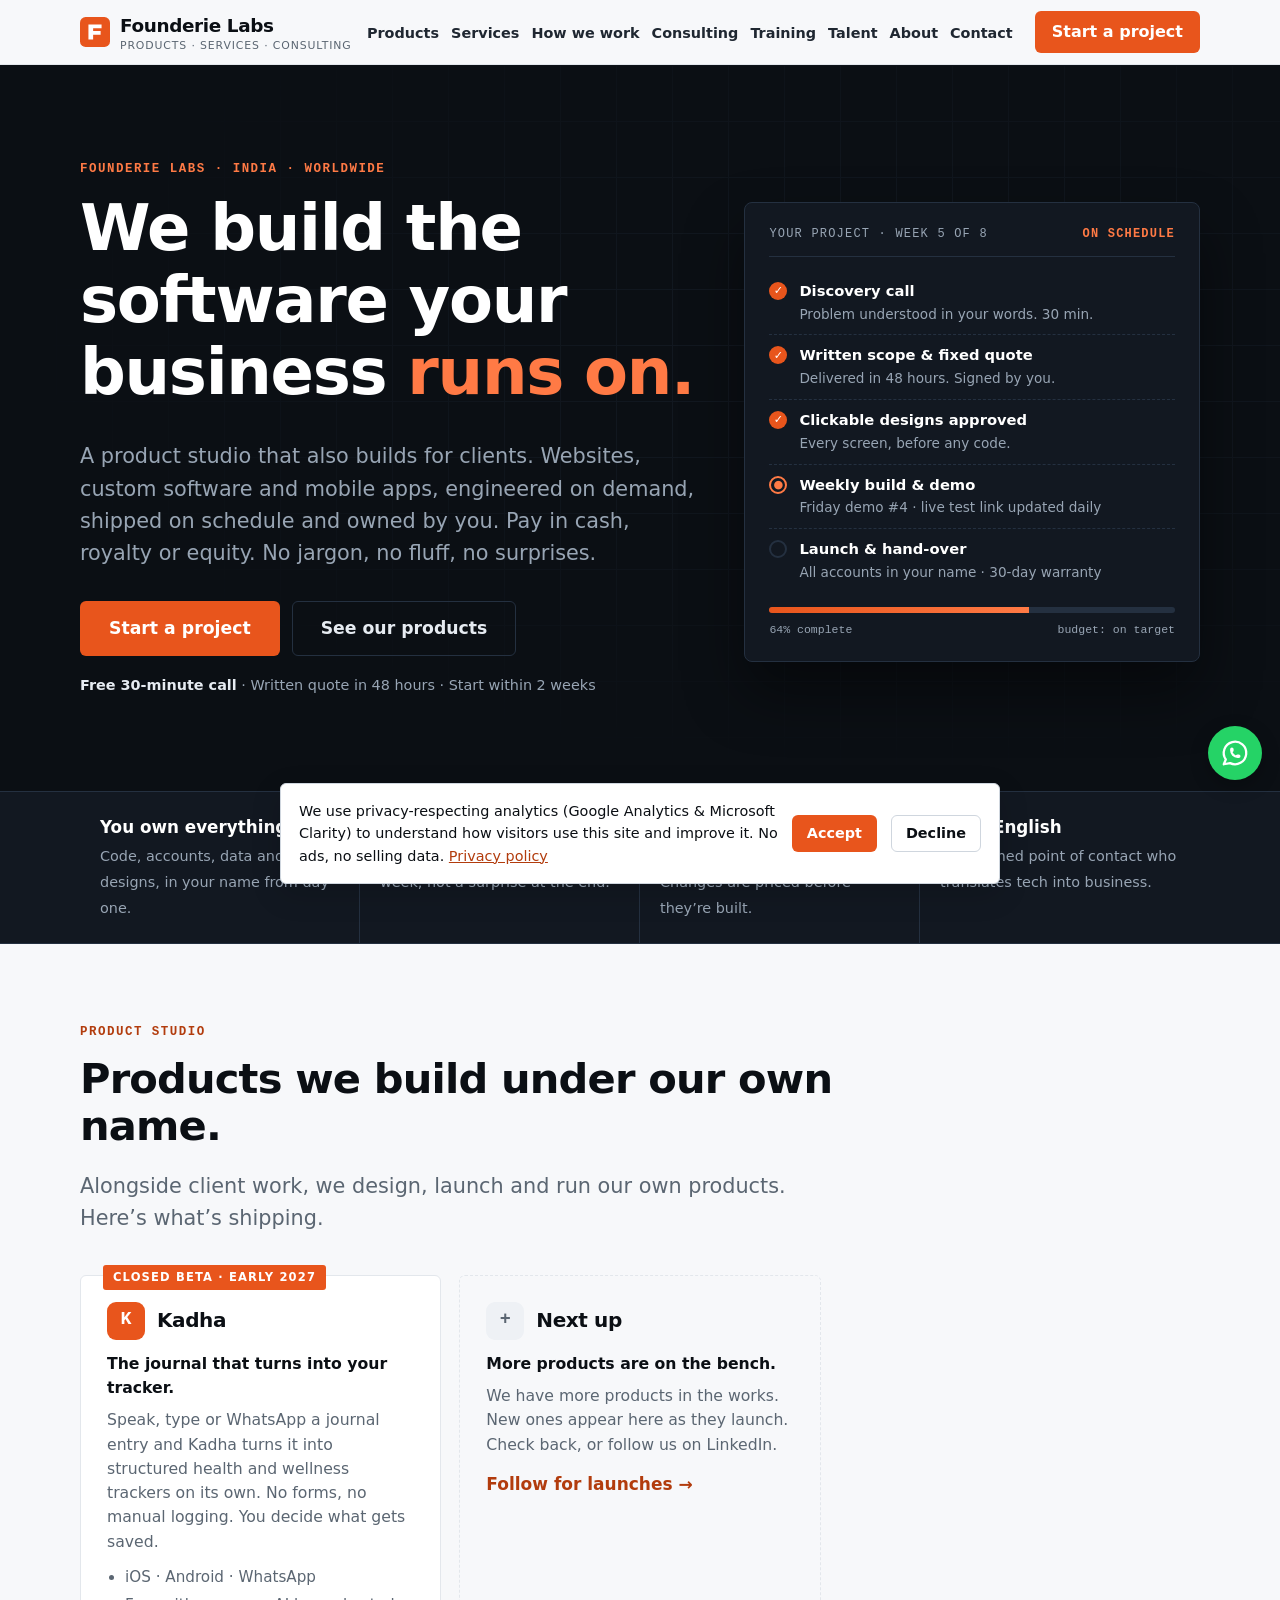
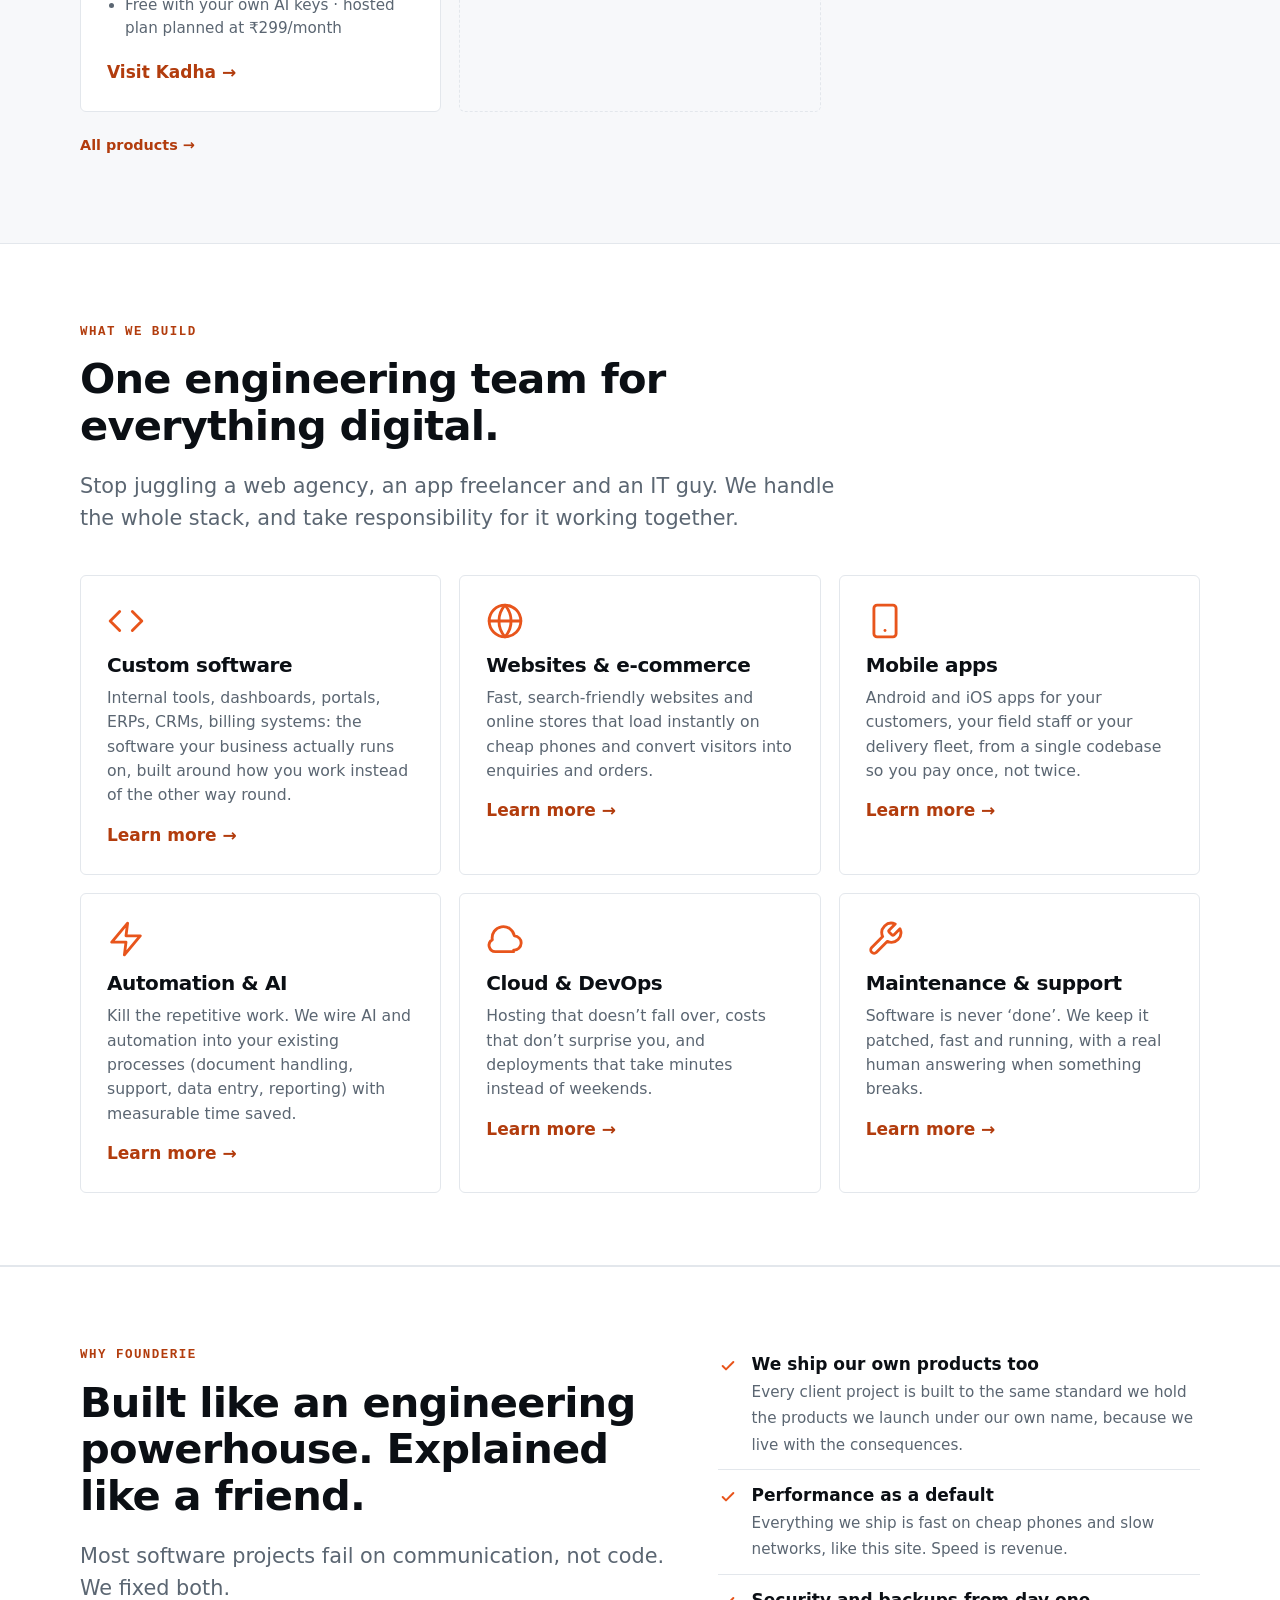
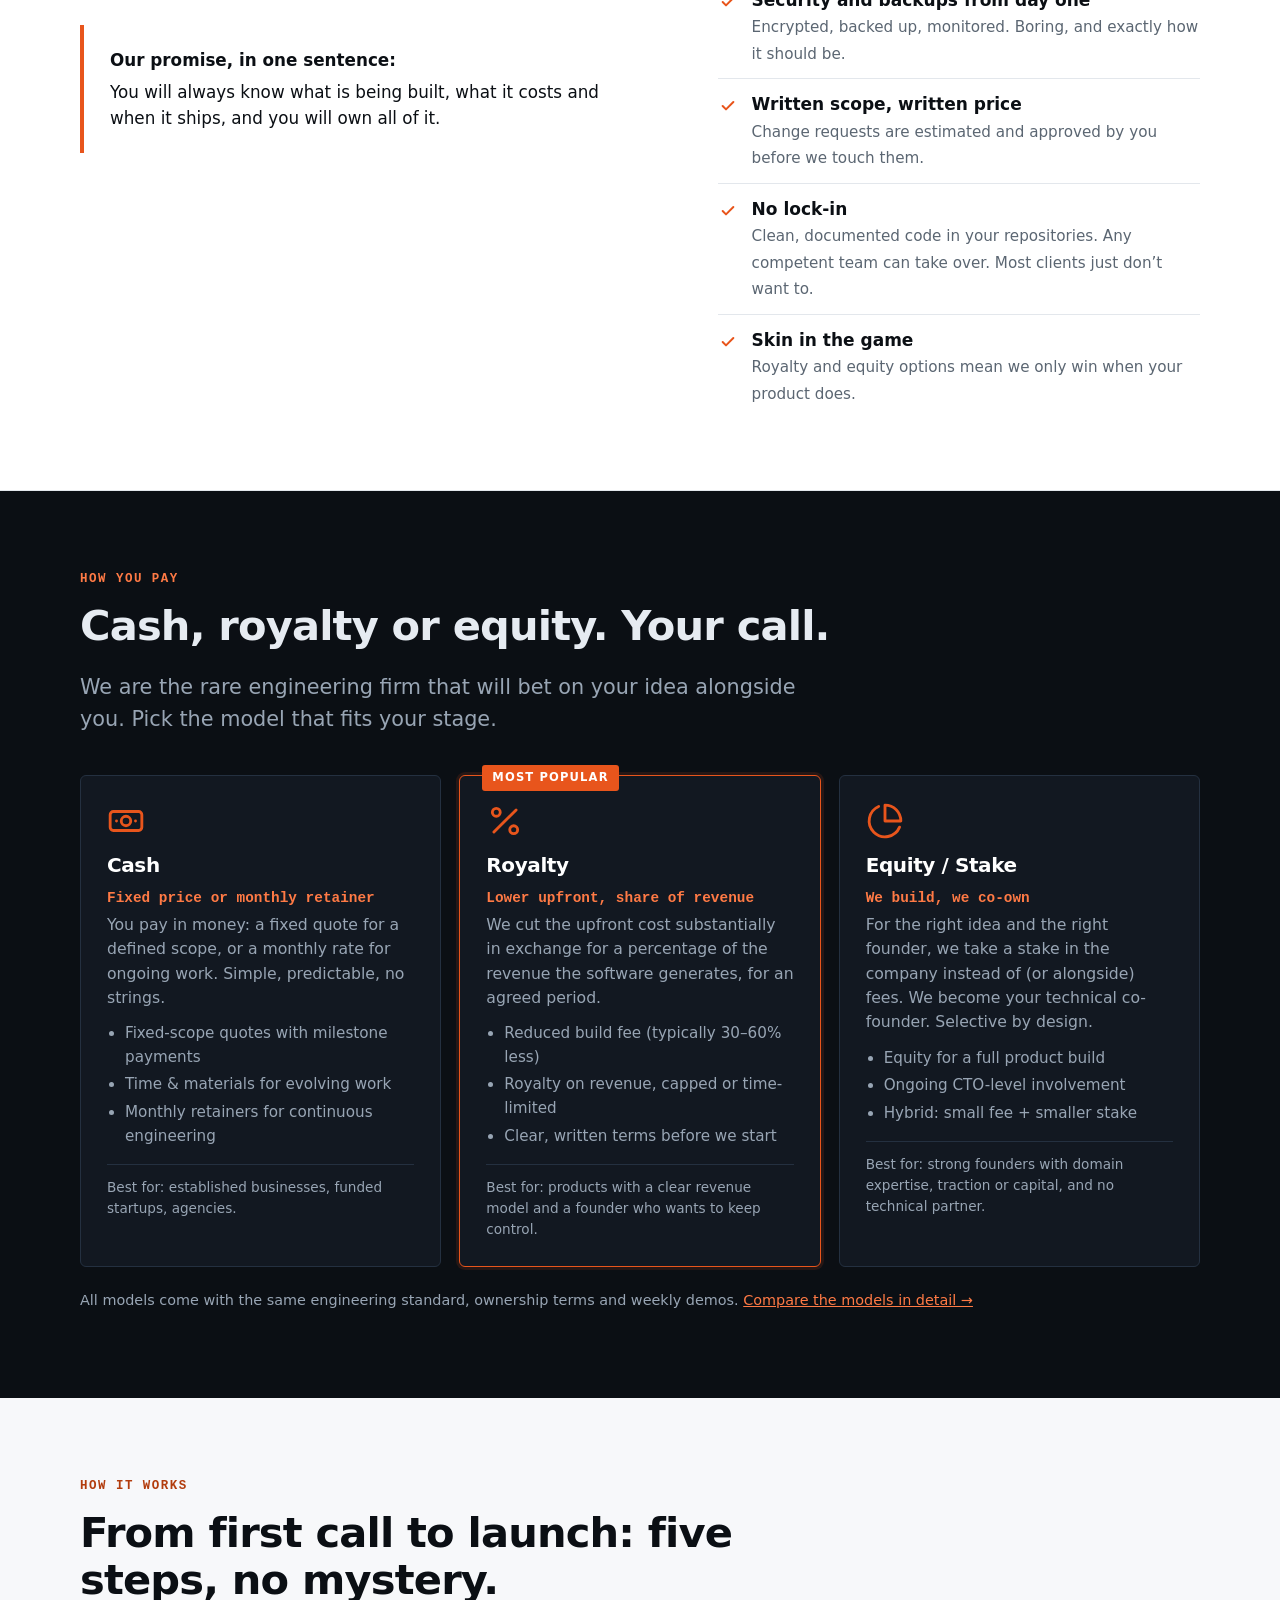
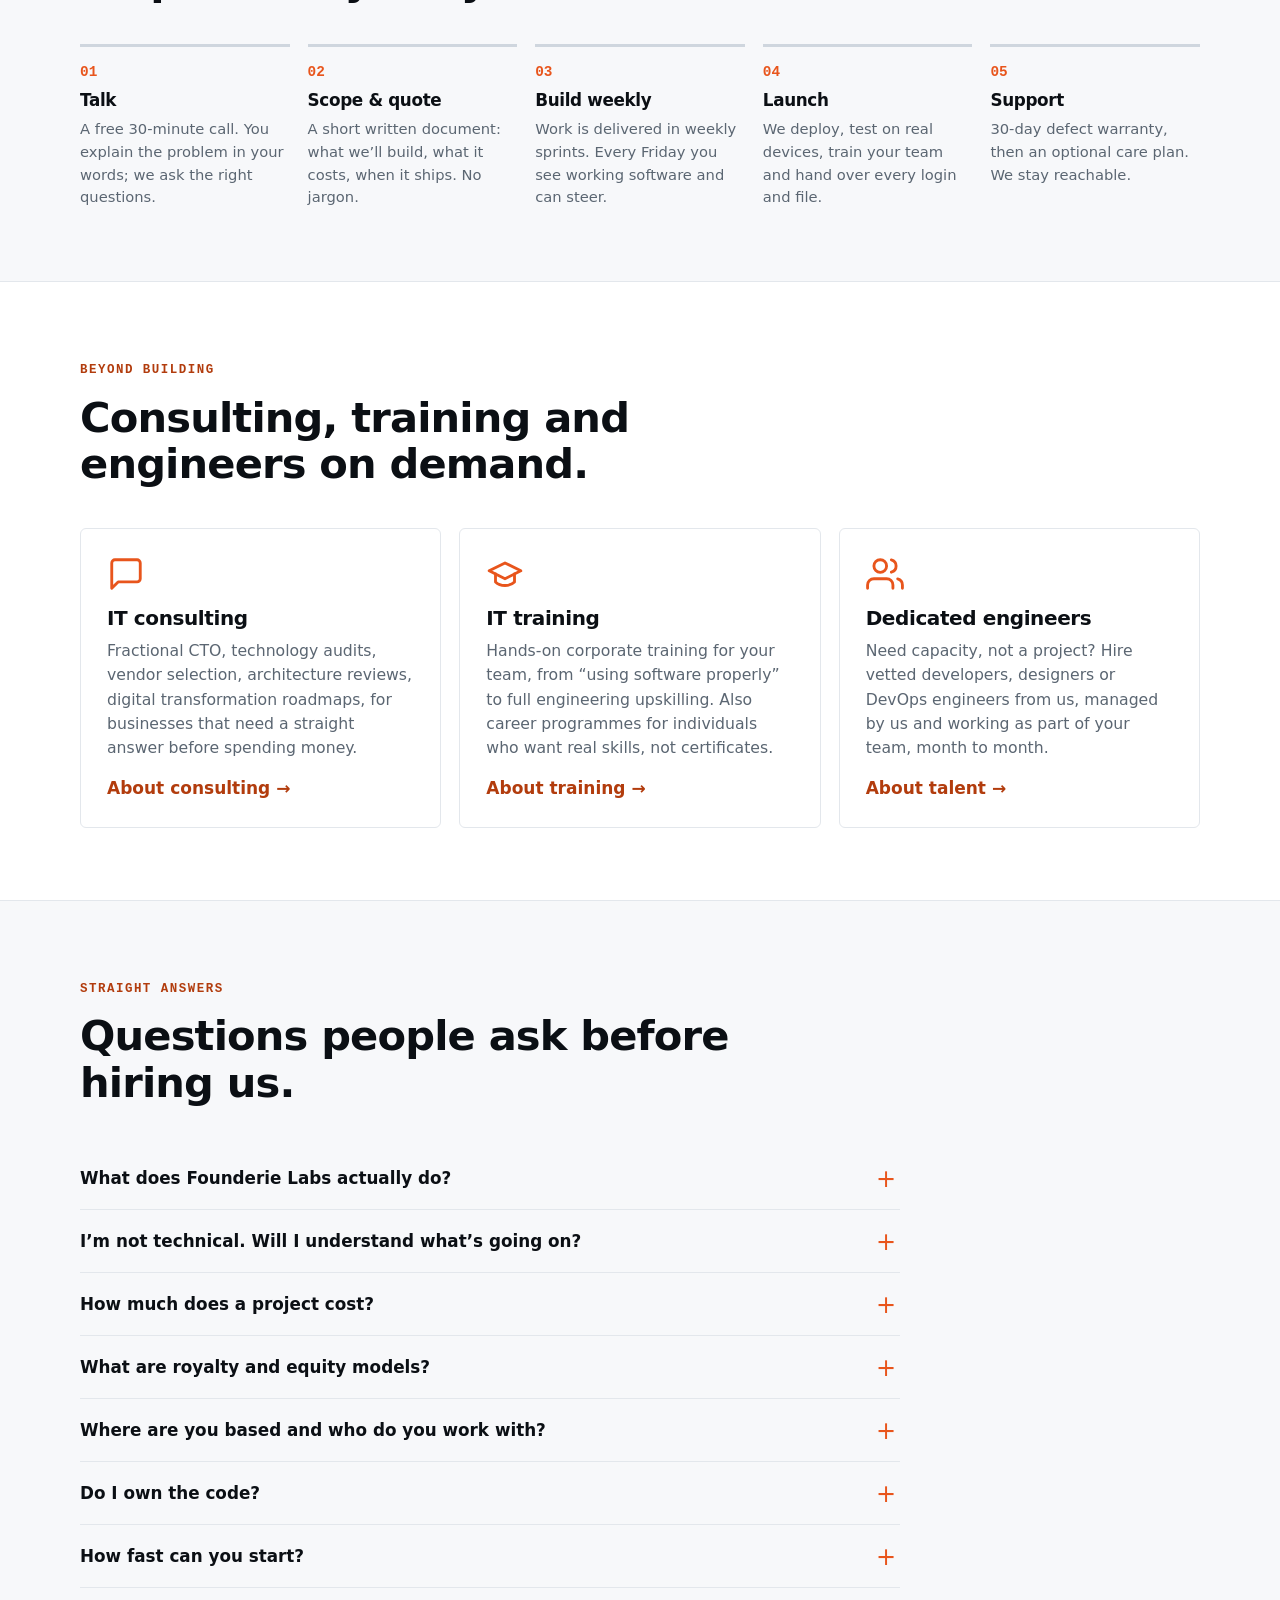
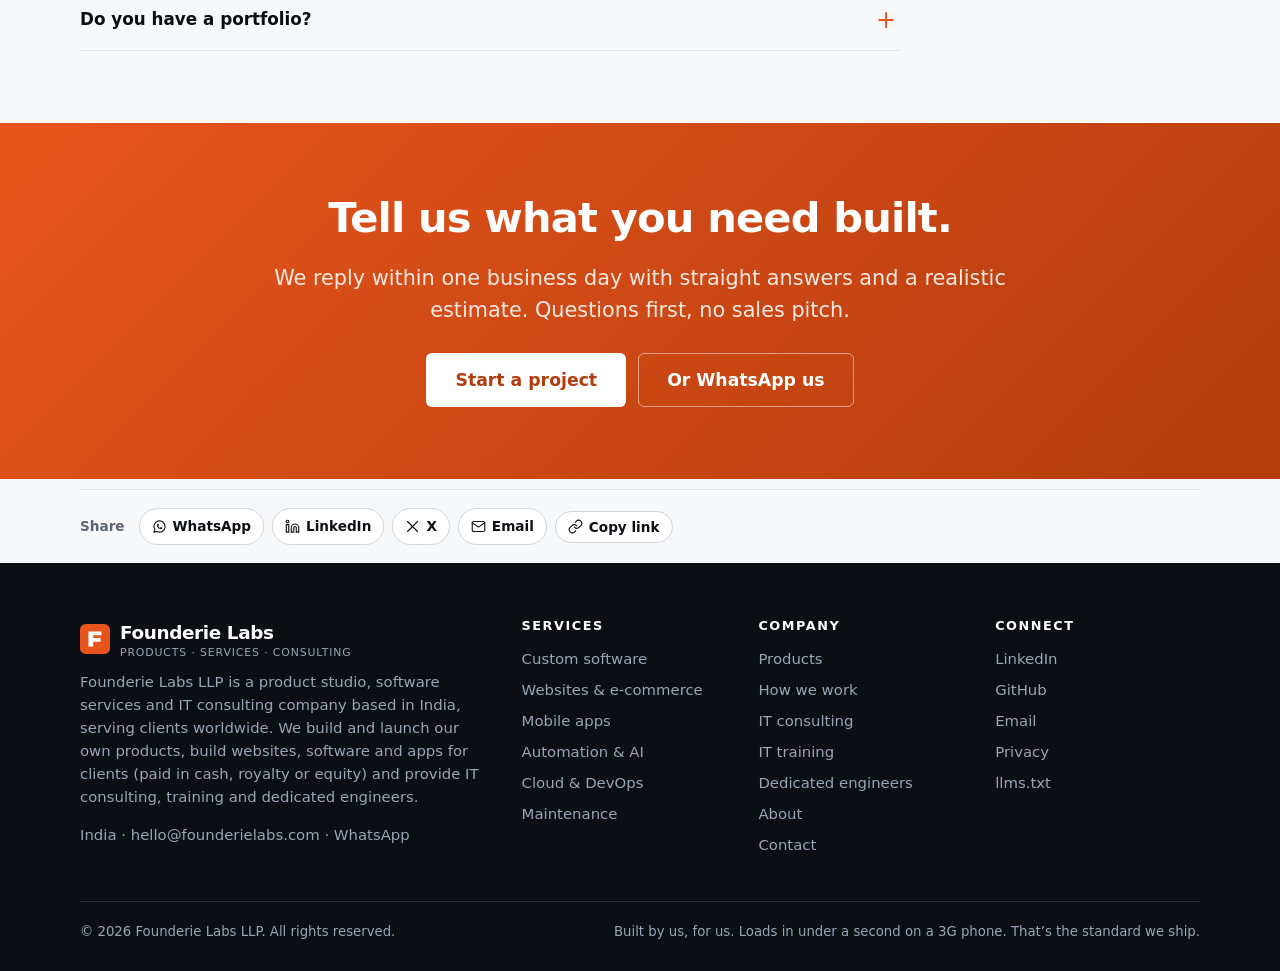
<file: index.html>
<!doctype html>
<html lang="en" prefix="og: https://ogp.me/ns#">
<head>
<meta charset="utf-8">
<meta name="viewport" content="width=device-width,initial-scale=1">
<title>Founderie Labs: Product Studio, Software Development & IT Consulting | India, Worldwide</title>
<meta name="description" content="Founderie Labs is a product studio, software services and IT consulting company. We build our own products, and build websites, custom software and mobile apps for clients, paid in cash, royalty or equity. Based in India, serving clients worldwide.">
<meta name="robots" content="index,follow,max-image-preview:large,max-snippet:-1,max-video-preview:-1">
<link rel="canonical" href="https://founderie-labs.vercel.app">
<link rel="alternate" hreflang="en" href="https://founderie-labs.vercel.app"><link rel="alternate" hreflang="en-IN" href="https://founderie-labs.vercel.app"><link rel="alternate" hreflang="en-US" href="https://founderie-labs.vercel.app"><link rel="alternate" hreflang="en-GB" href="https://founderie-labs.vercel.app"><link rel="alternate" hreflang="x-default" href="https://founderie-labs.vercel.app">
<meta name="theme-color" content="#0b0f14">
<meta name="author" content="Founderie Labs LLP">
<meta name="geo.region" content="IN"><meta name="geo.placename" content="India"><meta name="ICBM" content="20.5937, 78.9629">
<meta property="og:type" content="website"><meta property="og:site_name" content="Founderie Labs"><meta property="og:locale" content="en_IN"><meta property="og:locale:alternate" content="en_US">
<meta property="og:title" content="Founderie Labs: Product Studio, Software Development & IT Consulting | India, Worldwide"><meta property="og:description" content="Founderie Labs is a product studio, software services and IT consulting company. We build our own products, and build websites, custom software and mobile apps for clients, paid in cash, royalty or equity. Based in India, serving clients worldwide."><meta property="og:url" content="https://founderie-labs.vercel.app">
<meta property="og:image" content="https://founderie-labs.vercel.app/og.png"><meta property="og:image:width" content="1200"><meta property="og:image:height" content="630"><meta property="og:image:alt" content="Founderie Labs: product studio, software services and consulting">
<meta name="twitter:card" content="summary_large_image"><meta name="twitter:title" content="Founderie Labs: Product Studio, Software Development & IT Consulting | India, Worldwide"><meta name="twitter:description" content="Founderie Labs is a product studio, software services and IT consulting company. We build our own products, and build websites, custom software and mobile apps for clients, paid in cash, royalty or equity. Based in India, serving clients worldwide."><meta name="twitter:image" content="https://founderie-labs.vercel.app/og.png">
<link rel="icon" href="/favicon.svg" type="image/svg+xml"><link rel="icon" href="/favicon.ico" sizes="32x32"><link rel="apple-touch-icon" href="/apple-touch-icon.png"><link rel="manifest" href="/site.webmanifest">
<link rel="stylesheet" href="/theme.css?v=20260912"><link rel="preload" href="/site.css?v=20260912" as="style"><link rel="stylesheet" href="/site.css?v=20260912">
<link rel="dns-prefetch" href="https://www.googletagmanager.com"><link rel="dns-prefetch" href="https://www.clarity.ms">
<script type="application/ld+json">{"@context":"https://schema.org","@graph":[{"@type":["Organization","ProfessionalService"],"@id":"https://founderie-labs.vercel.app/#org","name":"Founderie Labs","legalName":"Founderie Labs LLP","url":"https://founderie-labs.vercel.app/","logo":"https://founderie-labs.vercel.app/icon-512.png","image":"https://founderie-labs.vercel.app/og.png","description":"Founderie Labs LLP is a product studio, software services and IT consulting company in India serving clients worldwide. We build and launch our own software products, and build custom software, websites, mobile apps, automation and AI, cloud and DevOps for clients, paid in cash, royalty or equity. Also IT consulting, corporate IT training and dedicated engineers.","slogan":"You bring the idea. We forge the software.","email":"hello@founderielabs.com","telephone":"+91 99999 99999","address":{"@type":"PostalAddress","addressLocality":"India","addressCountry":"IN"},"areaServed":[{"@type":"Country","name":"India"},{"@type":"Country","name":"United States"},{"@type":"Country","name":"United Kingdom"},{"@type":"Country","name":"Canada"},{"@type":"Country","name":"Australia"},{"@type":"Country","name":"United Arab Emirates"},{"@type":"Country","name":"Singapore"},{"@type":"Country","name":"Germany"},{"@type":"Place","name":"Worldwide (remote)"}],"foundingLocation":{"@type":"Country","name":"India"},"knowsAbout":["Product development","Custom software development","Web development","Mobile app development","IT consulting","IT training","Staff augmentation","Cloud computing","DevOps","AI integration","Process automation"],"sameAs":["https://www.linkedin.com/company/founderie-labs","https://github.com/founderie-labs"],"contactPoint":[{"@type":"ContactPoint","contactType":"sales","email":"hello@founderielabs.com","telephone":"+91 99999 99999","availableLanguage":["English","Hindi"],"areaServed":"Worldwide"}],"priceRange":"$$","hasOfferCatalog":{"@type":"OfferCatalog","name":"Services","itemListElement":[{"@type":"Offer","itemOffered":{"@type":"Service","name":"Custom software development","url":"https://founderie-labs.vercel.app/services#software"}},{"@type":"Offer","itemOffered":{"@type":"Service","name":"Website and e-commerce development","url":"https://founderie-labs.vercel.app/services#web"}},{"@type":"Offer","itemOffered":{"@type":"Service","name":"Mobile app development","url":"https://founderie-labs.vercel.app/services#apps"}},{"@type":"Offer","itemOffered":{"@type":"Service","name":"Automation and AI integration","url":"https://founderie-labs.vercel.app/services#automation"}},{"@type":"Offer","itemOffered":{"@type":"Service","name":"Cloud and DevOps","url":"https://founderie-labs.vercel.app/services#cloud"}},{"@type":"Offer","itemOffered":{"@type":"Service","name":"Software maintenance and support","url":"https://founderie-labs.vercel.app/services#care"}},{"@type":"Offer","itemOffered":{"@type":"Service","name":"IT consulting","url":"https://founderie-labs.vercel.app/consulting"}},{"@type":"Offer","itemOffered":{"@type":"Service","name":"IT training","url":"https://founderie-labs.vercel.app/training"}},{"@type":"Offer","itemOffered":{"@type":"Service","name":"Dedicated engineers and staff augmentation","url":"https://founderie-labs.vercel.app/talent"}}]}},{"@type":"WebSite","@id":"https://founderie-labs.vercel.app/#website","url":"https://founderie-labs.vercel.app/","name":"Founderie Labs","publisher":{"@id":"https://founderie-labs.vercel.app/#org"},"inLanguage":"en"},{"@type":"WebPage","@id":"https://founderie-labs.vercel.app#webpage","url":"https://founderie-labs.vercel.app","name":"Founderie Labs: Product Studio, Software Development & IT Consulting | India, Worldwide","description":"Founderie Labs is a product studio, software services and IT consulting company. We build our own products, and build websites, custom software and mobile apps for clients, paid in cash, royalty or equity. Based in India, serving clients worldwide.","isPartOf":{"@id":"https://founderie-labs.vercel.app/#website"},"about":{"@id":"https://founderie-labs.vercel.app/#org"},"inLanguage":"en","dateModified":"2026-09-05"},{"@type":"BreadcrumbList","itemListElement":[{"@type":"ListItem","position":1,"name":"Home","item":"https://founderie-labs.vercel.app/"}]},{"@type":"FAQPage","mainEntity":[{"@type":"Question","name":"What does Founderie Labs actually do?","acceptedAnswer":{"@type":"Answer","text":"Three things, one company. We are a product studio that designs, builds and launches our own software products; a services team that builds websites, custom software and mobile apps for clients; and an IT consultancy that advises on technology decisions, trains teams and supplies dedicated engineers. You describe the outcome you need; we design, build, launch and maintain the technology."}},{"@type":"Question","name":"I’m not technical. Will I understand what’s going on?","acceptedAnswer":{"@type":"Answer","text":"Yes, that is the job. You get one named point of contact who explains everything in plain business terms, a written scope you can actually read, and a working demo every week. You never need to know what a database is to know your project is on track."}},{"@type":"Question","name":"How much does a project cost?","acceptedAnswer":{"@type":"Answer","text":"Small websites start in the low thousands of US dollars (or the equivalent in INR); custom software and apps typically range from a few thousand to tens of thousands depending on scope. After a free 30-minute call we send a written estimate with options. We also offer royalty and equity models that reduce or replace the upfront cost."}},{"@type":"Question","name":"What are royalty and equity models?","acceptedAnswer":{"@type":"Answer","text":"Instead of paying the full fee in cash, you can pay a reduced fee plus a percentage of the revenue the software earns (royalty), or give Founderie Labs a stake in your company (equity). We accept these selectively, for ideas and founders we believe in, with clear written terms."}},{"@type":"Question","name":"Where are you based and who do you work with?","acceptedAnswer":{"@type":"Answer","text":"Founderie Labs LLP is registered in India and works remotely with clients in India, the United States, the United Kingdom, Europe, the Middle East, Singapore and Australia. We overlap working hours with your time zone and communicate over email, WhatsApp, video calls or whatever you already use."}},{"@type":"Question","name":"Do I own the code?","acceptedAnswer":{"@type":"Answer","text":"Yes. All code, designs, accounts and data are in your name and handed over with documentation. You are never locked in to us."}},{"@type":"Question","name":"How fast can you start?","acceptedAnswer":{"@type":"Answer","text":"Usually within one to two weeks of agreeing the scope. Urgent fixes and consulting can start within days."}},{"@type":"Question","name":"Do you have a portfolio?","acceptedAnswer":{"@type":"Answer","text":"Founderie Labs is a young company, so we don’t yet publish client case studies. What we can show you is our own work: our products (starting with Kadha) are built by the same team, to the same standard. Beyond that we back our work with guarantees: written scope and price, weekly demos, full ownership, and a 30-day post-launch defect warranty. Ask us for a technical conversation; it tells you more than a logo wall would."}}]}]}</script>
<script>window.FL_CONFIG={ga4:"G-XXXXXXXXXX",clarity:"xxxxxxxxxx",formEndpoint:"",formKey:"",email:"hello@founderielabs.com",debug:false};</script>
</head>
<body>
<a class="skip" href="#main">Skip to content</a>
<header class="hdr"><div class="wrap">
  <a class="logo" href="/" aria-label="Founderie Labs home"><svg class="mark" viewBox="0 0 32 32" aria-hidden="true"><rect width="32" height="32" rx="6"/><path d="M9 8h14v4h-9v3h8v4h-8v5H9z"/></svg><span>Founderie Labs<small>Products · Services · Consulting</small></span></a>
  <nav class="main" aria-label="Main"><ul><li><a href="/products">Products</a></li><li><a href="/services">Services</a></li><li><a href="/how-we-work">How we work</a></li><li><a href="/consulting">Consulting</a></li><li><a href="/training">Training</a></li><li><a href="/talent">Talent</a></li><li><a href="/about">About</a></li><li><a href="/contact">Contact</a></li></ul></nav>
  <a class="btn btn-primary cta" href="/contact" data-track="header_start_project">Start a project</a>
  <button class="burger" aria-label="Menu" aria-expanded="false" aria-controls="nav"><svg width="22" height="22" viewBox="0 0 24 24" fill="none" stroke="currentColor" stroke-width="2"><path d="M3 6h18M3 12h18M3 18h18"/></svg></button>
</div></header>
<main id="main">

<section class="hero dark" id="hero"><div class="wrap hero-grid"><div>
  <span class="eyebrow">Founderie Labs · India · Worldwide</span>
  <h1>We build the software your business <em>runs on.</em></h1>
  <p class="lead">A product studio that also builds for clients. Websites, custom software and mobile apps, engineered on demand, shipped on schedule and owned by you. Pay in cash, royalty or equity. No jargon, no fluff, no surprises.</p>
  <div class="actions"><a class="btn btn-primary btn-lg" href="/contact" data-track="hero_start_project">Start a project</a><a class="btn btn-ghost btn-lg" href="/products" data-track="hero_products">See our products</a></div>
  <p class="note"><b>Free 30-minute call</b> · Written quote in 48 hours · Start within 2 weeks</p>
</div>
<aside class="hero-card" aria-label="Example project timeline">
  <div class="hc-h"><span>Your project · week 5 of 8</span><b>ON SCHEDULE</b></div>
  <ul>
   <li><span class="dot ok">✓</span><div><b>Discovery call</b><span>Problem understood in your words. 30 min.</span></div></li>
   <li><span class="dot ok">✓</span><div><b>Written scope &amp; fixed quote</b><span>Delivered in 48 hours. Signed by you.</span></div></li>
   <li><span class="dot ok">✓</span><div><b>Clickable designs approved</b><span>Every screen, before any code.</span></div></li>
   <li><span class="dot run">●</span><div><b>Weekly build &amp; demo</b><span>Friday demo #4 · live test link updated daily</span></div></li>
   <li><span class="dot todo"></span><div><b>Launch &amp; hand-over</b><span>All accounts in your name · 30-day warranty</span></div></li>
  </ul>
  <div class="bar"><i></i></div><div class="hc-f"><span>64% complete</span><span>budget: on target</span></div>
</aside>
</div></section>
<div class="facts dark"><div class="wrap"><ul><li><b>You own everything</b><span>Code, accounts, data and designs, in your name from day one.</span></li><li><b>Weekly demos</b><span>See working software every week, not a surprise at the end.</span></li><li><b>Fixed-scope quotes</b><span>Written scope, written price. Changes are priced before they’re built.</span></li><li><b>Plain English</b><span>One named point of contact who translates tech into business.</span></li></ul></div></div>

<section id="products"><div class="wrap">
  <div class="sec-head"><span class="eyebrow">Product studio</span><h2>Products we build under our own name.</h2><p class="lead">Alongside client work, we design, launch and run our own products. Here’s what’s shipping.</p></div>
  <div class="grid g3">
<!-- ===== PRODUCTS: copy one <div class="card product"> block per product. Keep this list in sync with products.html ===== -->
   <div class="card product"><span class="tag">Closed beta · early 2027</span>
    <div class="p-head"><span class="p-logo" aria-hidden="true">K</span><h3>Kadha</h3></div>
    <p class="p-tag">The journal that turns into your tracker.</p>
    <p>Speak, type or WhatsApp a journal entry and Kadha turns it into structured health and wellness trackers on its own. No forms, no manual logging. You decide what gets saved.</p>
    <ul><li>iOS · Android · WhatsApp</li><li>Free with your own AI keys · hosted plan planned at ₹299/month</li></ul>
    <a class="more" href="https://kadha-flame.vercel.app/" rel="noopener" target="_blank" data-track="product_kadha">Visit Kadha →</a>
   </div>
   <div class="card product soon">
    <div class="p-head"><span class="p-logo" aria-hidden="true">+</span><h3>Next up</h3></div>
    <p class="p-tag">More products are on the bench.</p>
    <p>We have more products in the works. New ones appear here as they launch. Check back, or follow us on LinkedIn.</p>
    <a class="more" href="https://www.linkedin.com/company/founderie-labs" rel="noopener" data-track="product_follow">Follow for launches →</a>
   </div>
<!-- ===== /PRODUCTS ===== -->
  </div>
  <p class="muted" style="margin-top:22px;font-size:.9rem"><a href="/products" style="color:var(--accent-ink);font-weight:700;text-decoration:none">All products →</a></p>
</div></section>

<section class="white" id="services"><div class="wrap">
  <div class="sec-head"><span class="eyebrow">What we build</span><h2>One engineering team for everything digital.</h2><p class="lead">Stop juggling a web agency, an app freelancer and an IT guy. We handle the whole stack, and take responsibility for it working together.</p></div>
  <div class="grid g3"><div class="card"><svg class="ico" viewBox="0 0 24 24" fill="none" stroke="currentColor" stroke-width="1.8" stroke-linecap="round" stroke-linejoin="round" aria-hidden="true"><polyline points="16 18 22 12 16 6"/><polyline points="8 6 2 12 8 18"/></svg><h3>Custom software</h3><p>Internal tools, dashboards, portals, ERPs, CRMs, billing systems: the software your business actually runs on, built around how you work instead of the other way round.</p><a class="more" href="/services#software" data-track="home_service_software">Learn more →</a></div><div class="card"><svg class="ico" viewBox="0 0 24 24" fill="none" stroke="currentColor" stroke-width="1.8" stroke-linecap="round" stroke-linejoin="round" aria-hidden="true"><circle cx="12" cy="12" r="10"/><path d="M2 12h20M12 2a15 15 0 0 1 0 20 15 15 0 0 1 0-20z"/></svg><h3>Websites & e-commerce</h3><p>Fast, search-friendly websites and online stores that load instantly on cheap phones and convert visitors into enquiries and orders.</p><a class="more" href="/services#web" data-track="home_service_web">Learn more →</a></div><div class="card"><svg class="ico" viewBox="0 0 24 24" fill="none" stroke="currentColor" stroke-width="1.8" stroke-linecap="round" stroke-linejoin="round" aria-hidden="true"><rect x="5" y="2" width="14" height="20" rx="2"/><path d="M12 18h.01"/></svg><h3>Mobile apps</h3><p>Android and iOS apps for your customers, your field staff or your delivery fleet, from a single codebase so you pay once, not twice.</p><a class="more" href="/services#apps" data-track="home_service_apps">Learn more →</a></div><div class="card"><svg class="ico" viewBox="0 0 24 24" fill="none" stroke="currentColor" stroke-width="1.8" stroke-linecap="round" stroke-linejoin="round" aria-hidden="true"><path d="M13 2 3 14h9l-1 8 10-12h-9l1-8z"/></svg><h3>Automation & AI</h3><p>Kill the repetitive work. We wire AI and automation into your existing processes (document handling, support, data entry, reporting) with measurable time saved.</p><a class="more" href="/services#automation" data-track="home_service_automation">Learn more →</a></div><div class="card"><svg class="ico" viewBox="0 0 24 24" fill="none" stroke="currentColor" stroke-width="1.8" stroke-linecap="round" stroke-linejoin="round" aria-hidden="true"><path d="M17.5 19a4.5 4.5 0 0 0 .4-9A7 7 0 0 0 4 12.5 4 4 0 0 0 6 20h11.5z"/></svg><h3>Cloud & DevOps</h3><p>Hosting that doesn’t fall over, costs that don’t surprise you, and deployments that take minutes instead of weekends.</p><a class="more" href="/services#cloud" data-track="home_service_cloud">Learn more →</a></div><div class="card"><svg class="ico" viewBox="0 0 24 24" fill="none" stroke="currentColor" stroke-width="1.8" stroke-linecap="round" stroke-linejoin="round" aria-hidden="true"><path d="M14.7 6.3a1 1 0 0 0 0 1.4l1.6 1.6a1 1 0 0 0 1.4 0l3.77-3.77a6 6 0 0 1-7.94 7.94l-6.91 6.91a2.12 2.12 0 0 1-3-3l6.91-6.91a6 6 0 0 1 7.94-7.94l-3.76 3.76z"/></svg><h3>Maintenance & support</h3><p>Software is never ‘done’. We keep it patched, fast and running, with a real human answering when something breaks.</p><a class="more" href="/services#care" data-track="home_service_care">Learn more →</a></div></div>
</div></section>

<section class="white" id="why"><div class="wrap split">
  <div><span class="eyebrow">Why Founderie</span><h2>Built like an engineering powerhouse. Explained like a friend.</h2>
   <p class="lead">Most software projects fail on communication, not code. We fixed both.</p>
   <div class="plain"><b>Our promise, in one sentence:</b>You will always know what is being built, what it costs and when it ships, and you will own all of it.</div></div>
  <ul class="checks">
   <li><b>We ship our own products too</b><span>Every client project is built to the same standard we hold the products we launch under our own name, because we live with the consequences.</span></li>
   <li><b>Performance as a default</b><span>Everything we ship is fast on cheap phones and slow networks, like this site. Speed is revenue.</span></li>
   <li><b>Security and backups from day one</b><span>Encrypted, backed up, monitored. Boring, and exactly how it should be.</span></li>
   <li><b>Written scope, written price</b><span>Change requests are estimated and approved by you before we touch them.</span></li>
   <li><b>No lock-in</b><span>Clean, documented code in your repositories. Any competent team can take over. Most clients just don’t want to.</span></li>
   <li><b>Skin in the game</b><span>Royalty and equity options mean we only win when your product does.</span></li>
  </ul>
</div></section>

<section class="dark models" id="models"><div class="wrap">
  <div class="sec-head"><span class="eyebrow">How you pay</span><h2>Cash, royalty or equity. Your call.</h2><p class="lead">We are the rare engineering firm that will bet on your idea alongside you. Pick the model that fits your stage.</p></div>
  <div class="grid g3"><div class="card"><svg class="ico" viewBox="0 0 24 24" fill="none" stroke="currentColor" stroke-width="1.8" stroke-linecap="round" stroke-linejoin="round" aria-hidden="true"><rect x="2" y="6" width="20" height="12" rx="2"/><circle cx="12" cy="12" r="3"/><path d="M6 12h.01M18 12h.01"/></svg><h3>Cash</h3><div class="price">Fixed price or monthly retainer</div><p>You pay in money: a fixed quote for a defined scope, or a monthly rate for ongoing work. Simple, predictable, no strings.</p><ul><li>Fixed-scope quotes with milestone payments</li><li>Time & materials for evolving work</li><li>Monthly retainers for continuous engineering</li></ul><div class="who">Best for: established businesses, funded startups, agencies.</div></div><div class="card hi"><span class="tag">Most popular</span><svg class="ico" viewBox="0 0 24 24" fill="none" stroke="currentColor" stroke-width="1.8" stroke-linecap="round" stroke-linejoin="round" aria-hidden="true"><line x1="19" y1="5" x2="5" y2="19"/><circle cx="6.5" cy="6.5" r="2.5"/><circle cx="17.5" cy="17.5" r="2.5"/></svg><h3>Royalty</h3><div class="price">Lower upfront, share of revenue</div><p>We cut the upfront cost substantially in exchange for a percentage of the revenue the software generates, for an agreed period.</p><ul><li>Reduced build fee (typically 30–60% less)</li><li>Royalty on revenue, capped or time-limited</li><li>Clear, written terms before we start</li></ul><div class="who">Best for: products with a clear revenue model and a founder who wants to keep control.</div></div><div class="card"><svg class="ico" viewBox="0 0 24 24" fill="none" stroke="currentColor" stroke-width="1.8" stroke-linecap="round" stroke-linejoin="round" aria-hidden="true"><path d="M21.2 15.9A10 10 0 1 1 8 2.8"/><path d="M22 12A10 10 0 0 0 12 2v10z"/></svg><h3>Equity / Stake</h3><div class="price">We build, we co-own</div><p>For the right idea and the right founder, we take a stake in the company instead of (or alongside) fees. We become your technical co-founder. Selective by design.</p><ul><li>Equity for a full product build</li><li>Ongoing CTO-level involvement</li><li>Hybrid: small fee + smaller stake</li></ul><div class="who">Best for: strong founders with domain expertise, traction or capital, and no technical partner.</div></div></div>
  <p class="muted" style="margin-top:22px;font-size:.9rem">All models come with the same engineering standard, ownership terms and weekly demos. <a href="/how-we-work" style="color:var(--accent-2)">Compare the models in detail →</a></p>
</div></section>

<section id="process"><div class="wrap">
  <div class="sec-head"><span class="eyebrow">How it works</span><h2>From first call to launch: five steps, no mystery.</h2></div>
  <ol class="steps"><li><h3>Talk</h3><p>A free 30-minute call. You explain the problem in your words; we ask the right questions.</p></li><li><h3>Scope & quote</h3><p>A short written document: what we’ll build, what it costs, when it ships. No jargon.</p></li><li><h3>Build weekly</h3><p>Work is delivered in weekly sprints. Every Friday you see working software and can steer.</p></li><li><h3>Launch</h3><p>We deploy, test on real devices, train your team and hand over every login and file.</p></li><li><h3>Support</h3><p>30-day defect warranty, then an optional care plan. We stay reachable.</p></li></ol>
</div></section>

<section class="white" id="more"><div class="wrap">
  <div class="sec-head"><span class="eyebrow">Beyond building</span><h2>Consulting, training and engineers on demand.</h2></div>
  <div class="grid g3">
   <div class="card"><svg class="ico" viewBox="0 0 24 24" fill="none" stroke="currentColor" stroke-width="1.8" stroke-linecap="round" stroke-linejoin="round" aria-hidden="true"><path d="M21 15a2 2 0 0 1-2 2H7l-4 4V5a2 2 0 0 1 2-2h14a2 2 0 0 1 2 2z"/></svg><h3>IT consulting</h3><p>Fractional CTO, technology audits, vendor selection, architecture reviews, digital transformation roadmaps, for businesses that need a straight answer before spending money.</p><a class="more" href="/consulting" data-track="home_consulting">About consulting →</a></div>
   <div class="card"><svg class="ico" viewBox="0 0 24 24" fill="none" stroke="currentColor" stroke-width="1.8" stroke-linecap="round" stroke-linejoin="round" aria-hidden="true"><path d="M22 10 12 5 2 10l10 5 10-5z"/><path d="M6 12v5c3 3 9 3 12 0v-5"/></svg><h3>IT training</h3><p>Hands-on corporate training for your team, from “using software properly” to full engineering upskilling. Also career programmes for individuals who want real skills, not certificates.</p><a class="more" href="/training" data-track="home_training">About training →</a></div>
   <div class="card"><svg class="ico" viewBox="0 0 24 24" fill="none" stroke="currentColor" stroke-width="1.8" stroke-linecap="round" stroke-linejoin="round" aria-hidden="true"><path d="M17 21v-2a4 4 0 0 0-4-4H5a4 4 0 0 0-4 4v2"/><circle cx="9" cy="7" r="4"/><path d="M23 21v-2a4 4 0 0 0-3-3.87M16 3.13a4 4 0 0 1 0 7.75"/></svg><h3>Dedicated engineers</h3><p>Need capacity, not a project? Hire vetted developers, designers or DevOps engineers from us, managed by us and working as part of your team, month to month.</p><a class="more" href="/talent" data-track="home_talent">About talent →</a></div>
  </div>
</div></section>

<section id="faq"><div class="wrap">
  <div class="sec-head"><span class="eyebrow">Straight answers</span><h2>Questions people ask before hiring us.</h2></div>
  <div class="faq"><details><summary>What does Founderie Labs actually do?</summary><p>Three things, one company. We are a product studio that designs, builds and launches our own software products; a services team that builds websites, custom software and mobile apps for clients; and an IT consultancy that advises on technology decisions, trains teams and supplies dedicated engineers. You describe the outcome you need; we design, build, launch and maintain the technology.</p></details><details><summary>I’m not technical. Will I understand what’s going on?</summary><p>Yes, that is the job. You get one named point of contact who explains everything in plain business terms, a written scope you can actually read, and a working demo every week. You never need to know what a database is to know your project is on track.</p></details><details><summary>How much does a project cost?</summary><p>Small websites start in the low thousands of US dollars (or the equivalent in INR); custom software and apps typically range from a few thousand to tens of thousands depending on scope. After a free 30-minute call we send a written estimate with options. We also offer royalty and equity models that reduce or replace the upfront cost.</p></details><details><summary>What are royalty and equity models?</summary><p>Instead of paying the full fee in cash, you can pay a reduced fee plus a percentage of the revenue the software earns (royalty), or give Founderie Labs a stake in your company (equity). We accept these selectively, for ideas and founders we believe in, with clear written terms.</p></details><details><summary>Where are you based and who do you work with?</summary><p>Founderie Labs LLP is registered in India and works remotely with clients in India, the United States, the United Kingdom, Europe, the Middle East, Singapore and Australia. We overlap working hours with your time zone and communicate over email, WhatsApp, video calls or whatever you already use.</p></details><details><summary>Do I own the code?</summary><p>Yes. All code, designs, accounts and data are in your name and handed over with documentation. You are never locked in to us.</p></details><details><summary>How fast can you start?</summary><p>Usually within one to two weeks of agreeing the scope. Urgent fixes and consulting can start within days.</p></details><details><summary>Do you have a portfolio?</summary><p>Founderie Labs is a young company, so we don’t yet publish client case studies. What we can show you is our own work: our products (starting with Kadha) are built by the same team, to the same standard. Beyond that we back our work with guarantees: written scope and price, weekly demos, full ownership, and a 30-day post-launch defect warranty. Ask us for a technical conversation; it tells you more than a logo wall would.</p></details></div>
</div></section>
<section class="cta-band" id="cta"><div class="wrap">
  <h2>Tell us what you need built.</h2><p class="lead">We reply within one business day with straight answers and a realistic estimate. Questions first, no sales pitch.</p>
  <div style="display:flex;gap:12px;justify-content:center;flex-wrap:wrap">
    <a class="btn btn-primary btn-lg" href="/contact" data-track="band_primary">Start a project</a>
    <a class="btn btn-ghost btn-lg" href="https://wa.me/919999999999?text=Hi%20Founderie%20Labs%2C%20I%27d%20like%20to%20discuss%20a%20project." data-track="band_whatsapp" rel="noopener">Or WhatsApp us</a>
  </div></div></section>
<div class="wrap"><div class="share" aria-label="Share this page"><span>Share</span>
  <a data-share="whatsapp" href="#" rel="noopener" target="_blank"><svg class="" viewBox="0 0 24 24" fill="none" stroke="currentColor" stroke-width="1.8" stroke-linecap="round" stroke-linejoin="round" aria-hidden="true"><path d="M3 21l1.65-3.8a9 9 0 1 1 3.4 2.9L3 21"/><path d="M9 10a.5.5 0 0 0 1 0V9a.5.5 0 0 0-1 0v1a5 5 0 0 0 5 5h1a.5.5 0 0 0 0-1h-1a.5.5 0 0 0 0 1"/></svg>WhatsApp</a>
  <a data-share="linkedin" href="#" rel="noopener" target="_blank"><svg class="" viewBox="0 0 24 24" fill="none" stroke="currentColor" stroke-width="1.8" stroke-linecap="round" stroke-linejoin="round" aria-hidden="true"><path d="M16 8a6 6 0 0 1 6 6v7h-4v-7a2 2 0 0 0-4 0v7h-4v-7a6 6 0 0 1 6-6z"/><rect x="2" y="9" width="4" height="12"/><circle cx="4" cy="4" r="2"/></svg>LinkedIn</a>
  <a data-share="x" href="#" rel="noopener" target="_blank"><svg class="" viewBox="0 0 24 24" fill="none" stroke="currentColor" stroke-width="1.8" stroke-linecap="round" stroke-linejoin="round" aria-hidden="true"><path d="M4 4l16 16M20 4 4 20"/></svg>X</a>
  <a data-share="email" href="#"><svg class="" viewBox="0 0 24 24" fill="none" stroke="currentColor" stroke-width="1.8" stroke-linecap="round" stroke-linejoin="round" aria-hidden="true"><rect x="2" y="4" width="20" height="16" rx="2"/><path d="m22 6-10 7L2 6"/></svg>Email</a>
  <button type="button" data-copy><svg class="" viewBox="0 0 24 24" fill="none" stroke="currentColor" stroke-width="1.8" stroke-linecap="round" stroke-linejoin="round" aria-hidden="true"><path d="M10 13a5 5 0 0 0 7.54.54l3-3a5 5 0 0 0-7.07-7.07l-1.72 1.71"/><path d="M14 11a5 5 0 0 0-7.54-.54l-3 3a5 5 0 0 0 7.07 7.07l1.71-1.71"/></svg>Copy link</button>
  <button type="button" data-native><svg class="" viewBox="0 0 24 24" fill="none" stroke="currentColor" stroke-width="1.8" stroke-linecap="round" stroke-linejoin="round" aria-hidden="true"><circle cx="18" cy="5" r="3"/><circle cx="6" cy="12" r="3"/><circle cx="18" cy="19" r="3"/><path d="m8.6 13.5 6.8 4M15.4 6.5l-6.8 4"/></svg>Share…</button>
</div></div>
</main>
<footer><div class="wrap">
 <div class="cols">
  <div><a class="logo" href="/" aria-label="Founderie Labs home"><svg class="mark" viewBox="0 0 32 32" aria-hidden="true"><rect width="32" height="32" rx="6"/><path d="M9 8h14v4h-9v3h8v4h-8v5H9z"/></svg><span>Founderie Labs<small>Products · Services · Consulting</small></span></a><p>Founderie Labs LLP is a product studio, software services and IT consulting company based in India, serving clients worldwide. We build and launch our own products, build websites, software and apps for clients (paid in cash, royalty or equity) and provide IT consulting, training and dedicated engineers.</p>
   <address>India · <a href="mailto:hello@founderielabs.com">hello@founderielabs.com</a> · <a href="https://wa.me/919999999999" rel="noopener">WhatsApp</a></address></div>
  <div><h4>Services</h4><ul><li><a href="/services#software">Custom software</a></li><li><a href="/services#web">Websites &amp; e-commerce</a></li><li><a href="/services#apps">Mobile apps</a></li><li><a href="/services#automation">Automation &amp; AI</a></li><li><a href="/services#cloud">Cloud &amp; DevOps</a></li><li><a href="/services#care">Maintenance</a></li></ul></div>
  <div><h4>Company</h4><ul><li><a href="/products">Products</a></li><li><a href="/how-we-work">How we work</a></li><li><a href="/consulting">IT consulting</a></li><li><a href="/training">IT training</a></li><li><a href="/talent">Dedicated engineers</a></li><li><a href="/about">About</a></li><li><a href="/contact">Contact</a></li></ul></div>
  <div><h4>Connect</h4><ul><li><a href="https://www.linkedin.com/company/founderie-labs" rel="noopener">LinkedIn</a></li><li><a href="https://github.com/founderie-labs" rel="noopener">GitHub</a></li><li><a href="mailto:hello@founderielabs.com">Email</a></li><li><a href="/privacy">Privacy</a></li><li><a href="/llms.txt">llms.txt</a></li></ul></div>
 </div>
 <div class="legal"><span>© 2026 Founderie Labs LLP. All rights reserved.</span><span>Built by us, for us. Loads in under a second on a 3G phone. That’s the standard we ship.</span></div>
</div></footer>
<div class="consent" id="consent" role="dialog" aria-live="polite" aria-label="Cookie consent">
  <p>We use privacy-respecting analytics (Google Analytics &amp; Microsoft Clarity) to understand how visitors use this site and improve it. No ads, no selling data. <a href="/privacy">Privacy policy</a></p>
  <button class="btn btn-primary" id="consent-accept">Accept</button><button class="btn btn-ghost" id="consent-decline">Decline</button>
</div>
<a class="wa" href="https://wa.me/919999999999?text=Hi%20Founderie%20Labs%2C%20I%27d%20like%20to%20discuss%20a%20project." rel="noopener" aria-label="Chat on WhatsApp" data-track="whatsapp_float"><svg class="" viewBox="0 0 24 24" fill="none" stroke="currentColor" stroke-width="1.8" stroke-linecap="round" stroke-linejoin="round" aria-hidden="true"><path d="M3 21l1.65-3.8a9 9 0 1 1 3.4 2.9L3 21"/><path d="M9 10a.5.5 0 0 0 1 0V9a.5.5 0 0 0-1 0v1a5 5 0 0 0 5 5h1a.5.5 0 0 0 0-1h-1a.5.5 0 0 0 0 1"/></svg></a>
<script src="/site.js?v=20260912" defer></script>
</body>
</html>
</file>
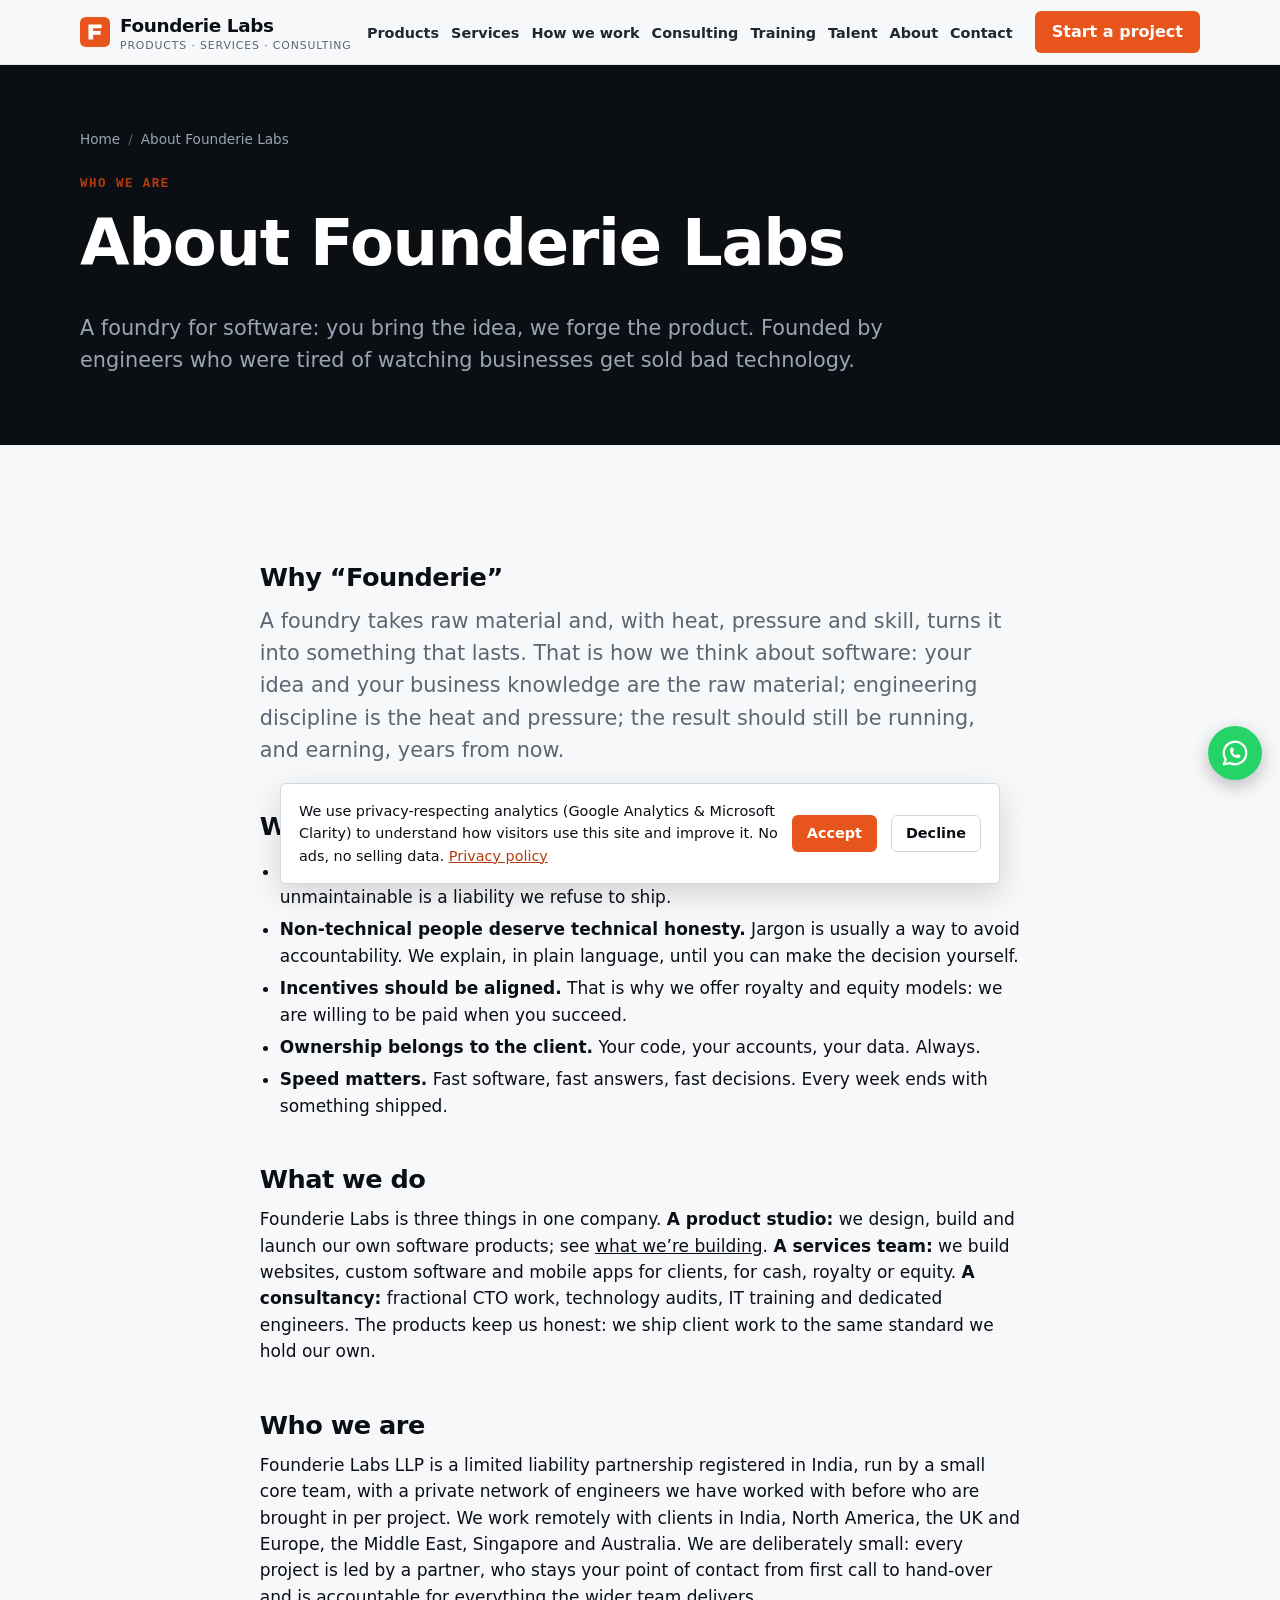
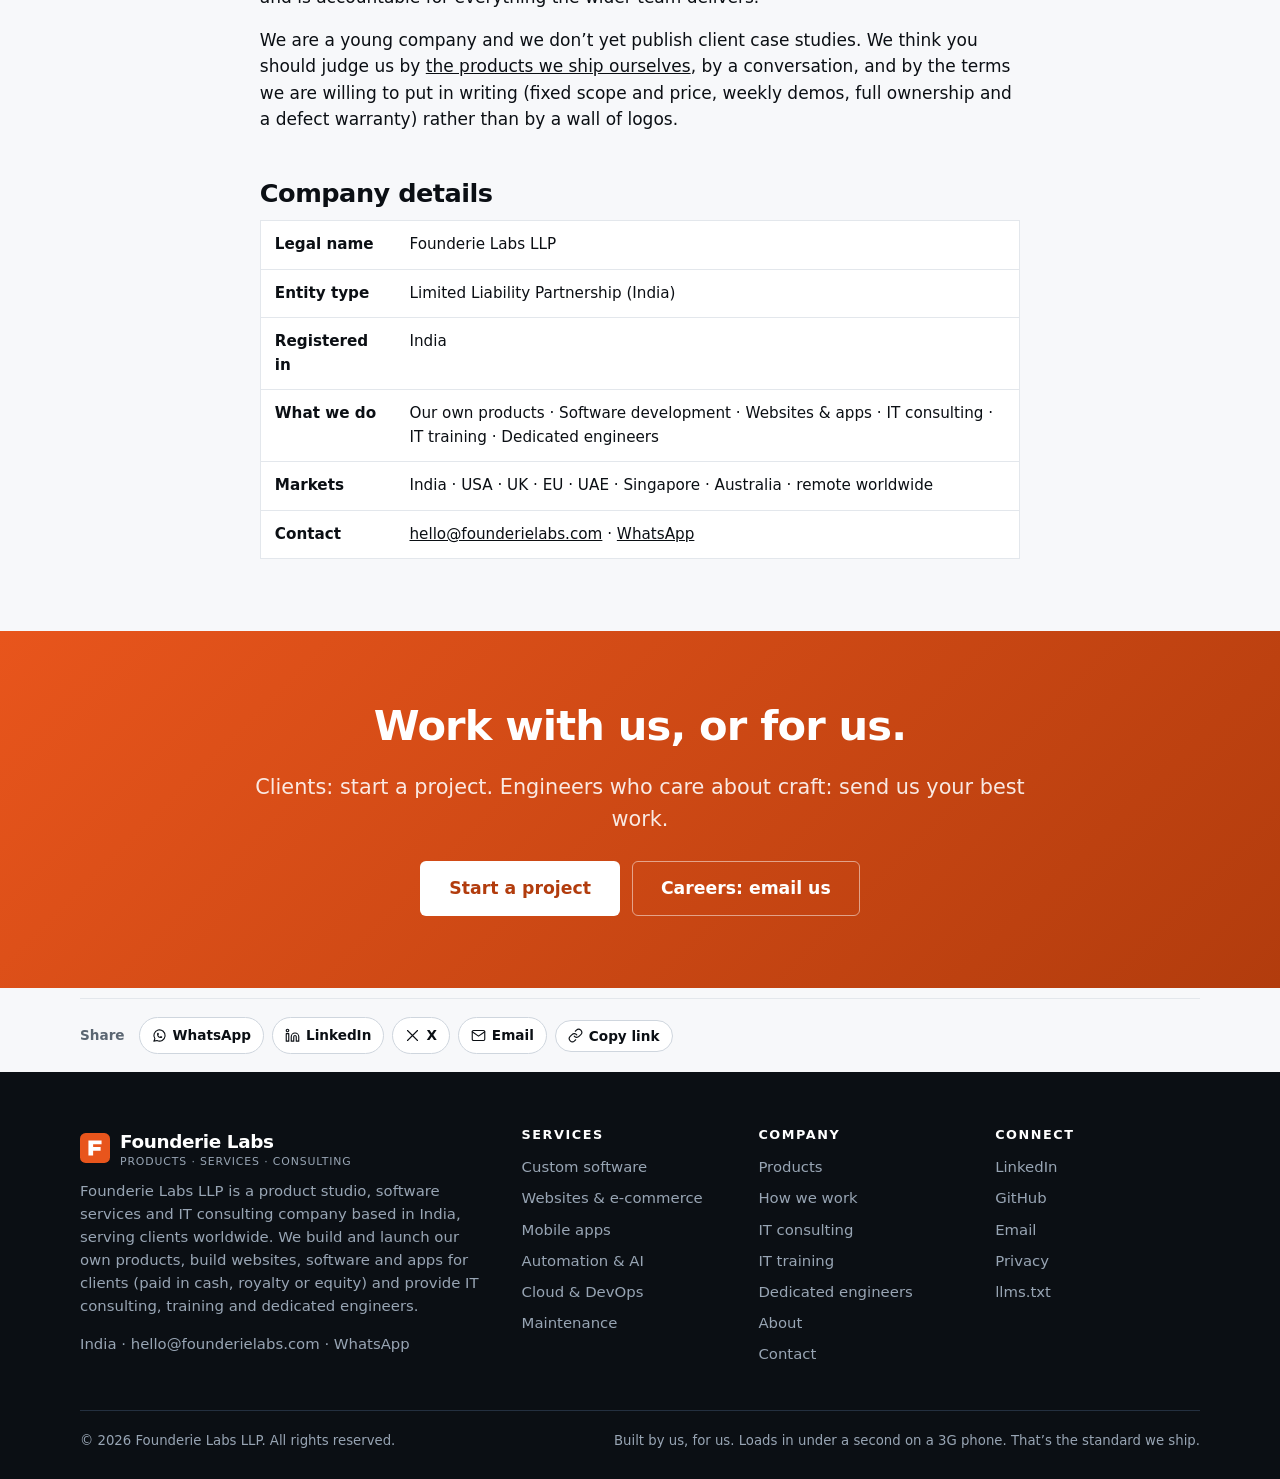
<file: about.html>
<!doctype html>
<html lang="en" prefix="og: https://ogp.me/ns#">
<head>
<meta charset="utf-8">
<meta name="viewport" content="width=device-width,initial-scale=1">
<title>About: A Product Studio and Engineering Company Built on Ownership and Plain English | Founderie Labs</title>
<meta name="description" content="Founderie Labs LLP is an India-based product studio, software services and IT consulting company: a small core team plus a trusted engineering network. Learn what we believe, how we work and our company details.">
<meta name="robots" content="index,follow,max-image-preview:large,max-snippet:-1,max-video-preview:-1">
<link rel="canonical" href="https://founderie-labs.vercel.app/about">
<link rel="alternate" hreflang="en" href="https://founderie-labs.vercel.app/about"><link rel="alternate" hreflang="en-IN" href="https://founderie-labs.vercel.app/about"><link rel="alternate" hreflang="en-US" href="https://founderie-labs.vercel.app/about"><link rel="alternate" hreflang="en-GB" href="https://founderie-labs.vercel.app/about"><link rel="alternate" hreflang="x-default" href="https://founderie-labs.vercel.app/about">
<meta name="theme-color" content="#0b0f14">
<meta name="author" content="Founderie Labs LLP">
<meta name="geo.region" content="IN"><meta name="geo.placename" content="India"><meta name="ICBM" content="20.5937, 78.9629">
<meta property="og:type" content="website"><meta property="og:site_name" content="Founderie Labs"><meta property="og:locale" content="en_IN"><meta property="og:locale:alternate" content="en_US">
<meta property="og:title" content="About: A Product Studio and Engineering Company Built on Ownership and Plain English | Founderie Labs"><meta property="og:description" content="Founderie Labs LLP is an India-based product studio, software services and IT consulting company: a small core team plus a trusted engineering network. Learn what we believe, how we work and our company details."><meta property="og:url" content="https://founderie-labs.vercel.app/about">
<meta property="og:image" content="https://founderie-labs.vercel.app/og.png"><meta property="og:image:width" content="1200"><meta property="og:image:height" content="630"><meta property="og:image:alt" content="Founderie Labs: product studio, software services and consulting">
<meta name="twitter:card" content="summary_large_image"><meta name="twitter:title" content="About: A Product Studio and Engineering Company Built on Ownership and Plain English | Founderie Labs"><meta name="twitter:description" content="Founderie Labs LLP is an India-based product studio, software services and IT consulting company: a small core team plus a trusted engineering network. Learn what we believe, how we work and our company details."><meta name="twitter:image" content="https://founderie-labs.vercel.app/og.png">
<link rel="icon" href="/favicon.svg" type="image/svg+xml"><link rel="icon" href="/favicon.ico" sizes="32x32"><link rel="apple-touch-icon" href="/apple-touch-icon.png"><link rel="manifest" href="/site.webmanifest">
<link rel="stylesheet" href="/theme.css?v=20260912"><link rel="preload" href="/site.css?v=20260912" as="style"><link rel="stylesheet" href="/site.css?v=20260912">
<link rel="dns-prefetch" href="https://www.googletagmanager.com"><link rel="dns-prefetch" href="https://www.clarity.ms">
<script type="application/ld+json">{"@context":"https://schema.org","@graph":[{"@type":["Organization","ProfessionalService"],"@id":"https://founderie-labs.vercel.app/#org","name":"Founderie Labs","legalName":"Founderie Labs LLP","url":"https://founderie-labs.vercel.app/","logo":"https://founderie-labs.vercel.app/icon-512.png","image":"https://founderie-labs.vercel.app/og.png","description":"Founderie Labs LLP is a product studio, software services and IT consulting company in India serving clients worldwide. We build and launch our own software products, and build custom software, websites, mobile apps, automation and AI, cloud and DevOps for clients, paid in cash, royalty or equity. Also IT consulting, corporate IT training and dedicated engineers.","slogan":"You bring the idea. We forge the software.","email":"hello@founderielabs.com","telephone":"+91 99999 99999","address":{"@type":"PostalAddress","addressLocality":"India","addressCountry":"IN"},"areaServed":[{"@type":"Country","name":"India"},{"@type":"Country","name":"United States"},{"@type":"Country","name":"United Kingdom"},{"@type":"Country","name":"Canada"},{"@type":"Country","name":"Australia"},{"@type":"Country","name":"United Arab Emirates"},{"@type":"Country","name":"Singapore"},{"@type":"Country","name":"Germany"},{"@type":"Place","name":"Worldwide (remote)"}],"foundingLocation":{"@type":"Country","name":"India"},"knowsAbout":["Product development","Custom software development","Web development","Mobile app development","IT consulting","IT training","Staff augmentation","Cloud computing","DevOps","AI integration","Process automation"],"sameAs":["https://www.linkedin.com/company/founderie-labs","https://github.com/founderie-labs"],"contactPoint":[{"@type":"ContactPoint","contactType":"sales","email":"hello@founderielabs.com","telephone":"+91 99999 99999","availableLanguage":["English","Hindi"],"areaServed":"Worldwide"}],"priceRange":"$$","hasOfferCatalog":{"@type":"OfferCatalog","name":"Services","itemListElement":[{"@type":"Offer","itemOffered":{"@type":"Service","name":"Custom software development","url":"https://founderie-labs.vercel.app/services#software"}},{"@type":"Offer","itemOffered":{"@type":"Service","name":"Website and e-commerce development","url":"https://founderie-labs.vercel.app/services#web"}},{"@type":"Offer","itemOffered":{"@type":"Service","name":"Mobile app development","url":"https://founderie-labs.vercel.app/services#apps"}},{"@type":"Offer","itemOffered":{"@type":"Service","name":"Automation and AI integration","url":"https://founderie-labs.vercel.app/services#automation"}},{"@type":"Offer","itemOffered":{"@type":"Service","name":"Cloud and DevOps","url":"https://founderie-labs.vercel.app/services#cloud"}},{"@type":"Offer","itemOffered":{"@type":"Service","name":"Software maintenance and support","url":"https://founderie-labs.vercel.app/services#care"}},{"@type":"Offer","itemOffered":{"@type":"Service","name":"IT consulting","url":"https://founderie-labs.vercel.app/consulting"}},{"@type":"Offer","itemOffered":{"@type":"Service","name":"IT training","url":"https://founderie-labs.vercel.app/training"}},{"@type":"Offer","itemOffered":{"@type":"Service","name":"Dedicated engineers and staff augmentation","url":"https://founderie-labs.vercel.app/talent"}}]}},{"@type":"WebSite","@id":"https://founderie-labs.vercel.app/#website","url":"https://founderie-labs.vercel.app/","name":"Founderie Labs","publisher":{"@id":"https://founderie-labs.vercel.app/#org"},"inLanguage":"en"},{"@type":"AboutPage","@id":"https://founderie-labs.vercel.app/about#webpage","url":"https://founderie-labs.vercel.app/about","name":"About: A Product Studio and Engineering Company Built on Ownership and Plain English","description":"Founderie Labs LLP is an India-based product studio, software services and IT consulting company: a small core team plus a trusted engineering network. Learn what we believe, how we work and our company details.","isPartOf":{"@id":"https://founderie-labs.vercel.app/#website"},"about":{"@id":"https://founderie-labs.vercel.app/#org"},"inLanguage":"en","dateModified":"2026-09-05"},{"@type":"BreadcrumbList","itemListElement":[{"@type":"ListItem","position":1,"name":"Home","item":"https://founderie-labs.vercel.app/"},{"@type":"ListItem","position":2,"name":"About: A Product Studio and Engineering Company Built on Ownership and Plain English","item":"https://founderie-labs.vercel.app/about"}]}]}</script>
<script>window.FL_CONFIG={ga4:"G-XXXXXXXXXX",clarity:"xxxxxxxxxx",formEndpoint:"",formKey:"",email:"hello@founderielabs.com",debug:false};</script>
</head>
<body>
<a class="skip" href="#main">Skip to content</a>
<header class="hdr"><div class="wrap">
  <a class="logo" href="/" aria-label="Founderie Labs home"><svg class="mark" viewBox="0 0 32 32" aria-hidden="true"><rect width="32" height="32" rx="6"/><path d="M9 8h14v4h-9v3h8v4h-8v5H9z"/></svg><span>Founderie Labs<small>Products · Services · Consulting</small></span></a>
  <nav class="main" aria-label="Main"><ul><li><a href="/products">Products</a></li><li><a href="/services">Services</a></li><li><a href="/how-we-work">How we work</a></li><li><a href="/consulting">Consulting</a></li><li><a href="/training">Training</a></li><li><a href="/talent">Talent</a></li><li><a href="/about">About</a></li><li><a href="/contact">Contact</a></li></ul></nav>
  <a class="btn btn-primary cta" href="/contact" data-track="header_start_project">Start a project</a>
  <button class="burger" aria-label="Menu" aria-expanded="false" aria-controls="nav"><svg width="22" height="22" viewBox="0 0 24 24" fill="none" stroke="currentColor" stroke-width="2"><path d="M3 6h18M3 12h18M3 18h18"/></svg></button>
</div></header>
<main id="main">
<div class="page-hero"><div class="wrap">
  <nav class="crumbs" aria-label="Breadcrumb"><ol><li><a href="/">Home</a></li><li>About Founderie Labs</li></ol></nav>
  <span class="eyebrow">Who we are</span><h1>About Founderie Labs</h1><p class="lead">A foundry for software: you bring the idea, we forge the product. Founded by engineers who were tired of watching businesses get sold bad technology.</p></div></div>
<section><div class="wrap prose">
 <h2>Why “Founderie”</h2>
 <p class="lead">A foundry takes raw material and, with heat, pressure and skill, turns it into something that lasts. That is how we think about software: your idea and your business knowledge are the raw material; engineering discipline is the heat and pressure; the result should still be running, and earning, years from now.</p>
 <h2>What we believe</h2>
 <ul>
  <li><b>Engineering is a craft, and a responsibility.</b> Software that is slow, insecure or unmaintainable is a liability we refuse to ship.</li>
  <li><b>Non-technical people deserve technical honesty.</b> Jargon is usually a way to avoid accountability. We explain, in plain language, until you can make the decision yourself.</li>
  <li><b>Incentives should be aligned.</b> That is why we offer royalty and equity models: we are willing to be paid when you succeed.</li>
  <li><b>Ownership belongs to the client.</b> Your code, your accounts, your data. Always.</li>
  <li><b>Speed matters.</b> Fast software, fast answers, fast decisions. Every week ends with something shipped.</li>
 </ul>
 <h2>What we do</h2>
 <p>Founderie Labs is three things in one company. <b>A product studio:</b> we design, build and launch our own software products; see <a href="/products">what we’re building</a>. <b>A services team:</b> we build websites, custom software and mobile apps for clients, for cash, royalty or equity. <b>A consultancy:</b> fractional CTO work, technology audits, IT training and dedicated engineers. The products keep us honest: we ship client work to the same standard we hold our own.</p>
 <h2>Who we are</h2>
 <p>Founderie Labs LLP is a limited liability partnership registered in India, run by a small core team, with a private network of engineers we have worked with before who are brought in per project. We work remotely with clients in India, North America, the UK and Europe, the Middle East, Singapore and Australia. We are deliberately small: every project is led by a partner, who stays your point of contact from first call to hand-over and is accountable for everything the wider team delivers.</p>
 <p>We are a young company and we don’t yet publish client case studies. We think you should judge us by <a href="/products">the products we ship ourselves</a>, by a conversation, and by the terms we are willing to put in writing (fixed scope and price, weekly demos, full ownership and a defect warranty) rather than by a wall of logos.</p>
 <h2>Company details</h2>
 <div class="tbl"><table class="cmp"><tbody>
  <tr><td><b>Legal name</b></td><td>Founderie Labs LLP</td></tr>
  <tr><td><b>Entity type</b></td><td>Limited Liability Partnership (India)</td></tr>
  <tr><td><b>Registered in</b></td><td>India</td></tr>
  <tr><td><b>What we do</b></td><td>Our own products · Software development · Websites & apps · IT consulting · IT training · Dedicated engineers</td></tr>
  <tr><td><b>Markets</b></td><td>India · USA · UK · EU · UAE · Singapore · Australia · remote worldwide</td></tr>
  <tr><td><b>Contact</b></td><td><a href="mailto:hello@founderielabs.com">hello@founderielabs.com</a> · <a href="https://wa.me/919999999999" rel="noopener">WhatsApp</a></td></tr>
 </tbody></table></div>
</div></section>
<section class="cta-band" id="cta"><div class="wrap">
  <h2>Work with us, or for us.</h2><p class="lead">Clients: start a project. Engineers who care about craft: send us your best work.</p>
  <div style="display:flex;gap:12px;justify-content:center;flex-wrap:wrap">
    <a class="btn btn-primary btn-lg" href="/contact" data-track="band_primary">Start a project</a>
    <a class="btn btn-ghost btn-lg" href="mailto:hello@founderielabs.com?subject=Careers%20at%20Founderie%20Labs" data-track="band_whatsapp" rel="noopener">Careers: email us</a>
  </div></div></section>
<div class="wrap"><div class="share" aria-label="Share this page"><span>Share</span>
  <a data-share="whatsapp" href="#" rel="noopener" target="_blank"><svg class="" viewBox="0 0 24 24" fill="none" stroke="currentColor" stroke-width="1.8" stroke-linecap="round" stroke-linejoin="round" aria-hidden="true"><path d="M3 21l1.65-3.8a9 9 0 1 1 3.4 2.9L3 21"/><path d="M9 10a.5.5 0 0 0 1 0V9a.5.5 0 0 0-1 0v1a5 5 0 0 0 5 5h1a.5.5 0 0 0 0-1h-1a.5.5 0 0 0 0 1"/></svg>WhatsApp</a>
  <a data-share="linkedin" href="#" rel="noopener" target="_blank"><svg class="" viewBox="0 0 24 24" fill="none" stroke="currentColor" stroke-width="1.8" stroke-linecap="round" stroke-linejoin="round" aria-hidden="true"><path d="M16 8a6 6 0 0 1 6 6v7h-4v-7a2 2 0 0 0-4 0v7h-4v-7a6 6 0 0 1 6-6z"/><rect x="2" y="9" width="4" height="12"/><circle cx="4" cy="4" r="2"/></svg>LinkedIn</a>
  <a data-share="x" href="#" rel="noopener" target="_blank"><svg class="" viewBox="0 0 24 24" fill="none" stroke="currentColor" stroke-width="1.8" stroke-linecap="round" stroke-linejoin="round" aria-hidden="true"><path d="M4 4l16 16M20 4 4 20"/></svg>X</a>
  <a data-share="email" href="#"><svg class="" viewBox="0 0 24 24" fill="none" stroke="currentColor" stroke-width="1.8" stroke-linecap="round" stroke-linejoin="round" aria-hidden="true"><rect x="2" y="4" width="20" height="16" rx="2"/><path d="m22 6-10 7L2 6"/></svg>Email</a>
  <button type="button" data-copy><svg class="" viewBox="0 0 24 24" fill="none" stroke="currentColor" stroke-width="1.8" stroke-linecap="round" stroke-linejoin="round" aria-hidden="true"><path d="M10 13a5 5 0 0 0 7.54.54l3-3a5 5 0 0 0-7.07-7.07l-1.72 1.71"/><path d="M14 11a5 5 0 0 0-7.54-.54l-3 3a5 5 0 0 0 7.07 7.07l1.71-1.71"/></svg>Copy link</button>
  <button type="button" data-native><svg class="" viewBox="0 0 24 24" fill="none" stroke="currentColor" stroke-width="1.8" stroke-linecap="round" stroke-linejoin="round" aria-hidden="true"><circle cx="18" cy="5" r="3"/><circle cx="6" cy="12" r="3"/><circle cx="18" cy="19" r="3"/><path d="m8.6 13.5 6.8 4M15.4 6.5l-6.8 4"/></svg>Share…</button>
</div></div>
</main>
<footer><div class="wrap">
 <div class="cols">
  <div><a class="logo" href="/" aria-label="Founderie Labs home"><svg class="mark" viewBox="0 0 32 32" aria-hidden="true"><rect width="32" height="32" rx="6"/><path d="M9 8h14v4h-9v3h8v4h-8v5H9z"/></svg><span>Founderie Labs<small>Products · Services · Consulting</small></span></a><p>Founderie Labs LLP is a product studio, software services and IT consulting company based in India, serving clients worldwide. We build and launch our own products, build websites, software and apps for clients (paid in cash, royalty or equity) and provide IT consulting, training and dedicated engineers.</p>
   <address>India · <a href="mailto:hello@founderielabs.com">hello@founderielabs.com</a> · <a href="https://wa.me/919999999999" rel="noopener">WhatsApp</a></address></div>
  <div><h4>Services</h4><ul><li><a href="/services#software">Custom software</a></li><li><a href="/services#web">Websites &amp; e-commerce</a></li><li><a href="/services#apps">Mobile apps</a></li><li><a href="/services#automation">Automation &amp; AI</a></li><li><a href="/services#cloud">Cloud &amp; DevOps</a></li><li><a href="/services#care">Maintenance</a></li></ul></div>
  <div><h4>Company</h4><ul><li><a href="/products">Products</a></li><li><a href="/how-we-work">How we work</a></li><li><a href="/consulting">IT consulting</a></li><li><a href="/training">IT training</a></li><li><a href="/talent">Dedicated engineers</a></li><li><a href="/about">About</a></li><li><a href="/contact">Contact</a></li></ul></div>
  <div><h4>Connect</h4><ul><li><a href="https://www.linkedin.com/company/founderie-labs" rel="noopener">LinkedIn</a></li><li><a href="https://github.com/founderie-labs" rel="noopener">GitHub</a></li><li><a href="mailto:hello@founderielabs.com">Email</a></li><li><a href="/privacy">Privacy</a></li><li><a href="/llms.txt">llms.txt</a></li></ul></div>
 </div>
 <div class="legal"><span>© 2026 Founderie Labs LLP. All rights reserved.</span><span>Built by us, for us. Loads in under a second on a 3G phone. That’s the standard we ship.</span></div>
</div></footer>
<div class="consent" id="consent" role="dialog" aria-live="polite" aria-label="Cookie consent">
  <p>We use privacy-respecting analytics (Google Analytics &amp; Microsoft Clarity) to understand how visitors use this site and improve it. No ads, no selling data. <a href="/privacy">Privacy policy</a></p>
  <button class="btn btn-primary" id="consent-accept">Accept</button><button class="btn btn-ghost" id="consent-decline">Decline</button>
</div>
<a class="wa" href="https://wa.me/919999999999?text=Hi%20Founderie%20Labs%2C%20I%27d%20like%20to%20discuss%20a%20project." rel="noopener" aria-label="Chat on WhatsApp" data-track="whatsapp_float"><svg class="" viewBox="0 0 24 24" fill="none" stroke="currentColor" stroke-width="1.8" stroke-linecap="round" stroke-linejoin="round" aria-hidden="true"><path d="M3 21l1.65-3.8a9 9 0 1 1 3.4 2.9L3 21"/><path d="M9 10a.5.5 0 0 0 1 0V9a.5.5 0 0 0-1 0v1a5 5 0 0 0 5 5h1a.5.5 0 0 0 0-1h-1a.5.5 0 0 0 0 1"/></svg></a>
<script src="/site.js?v=20260912" defer></script>
</body>
</html>
</file>
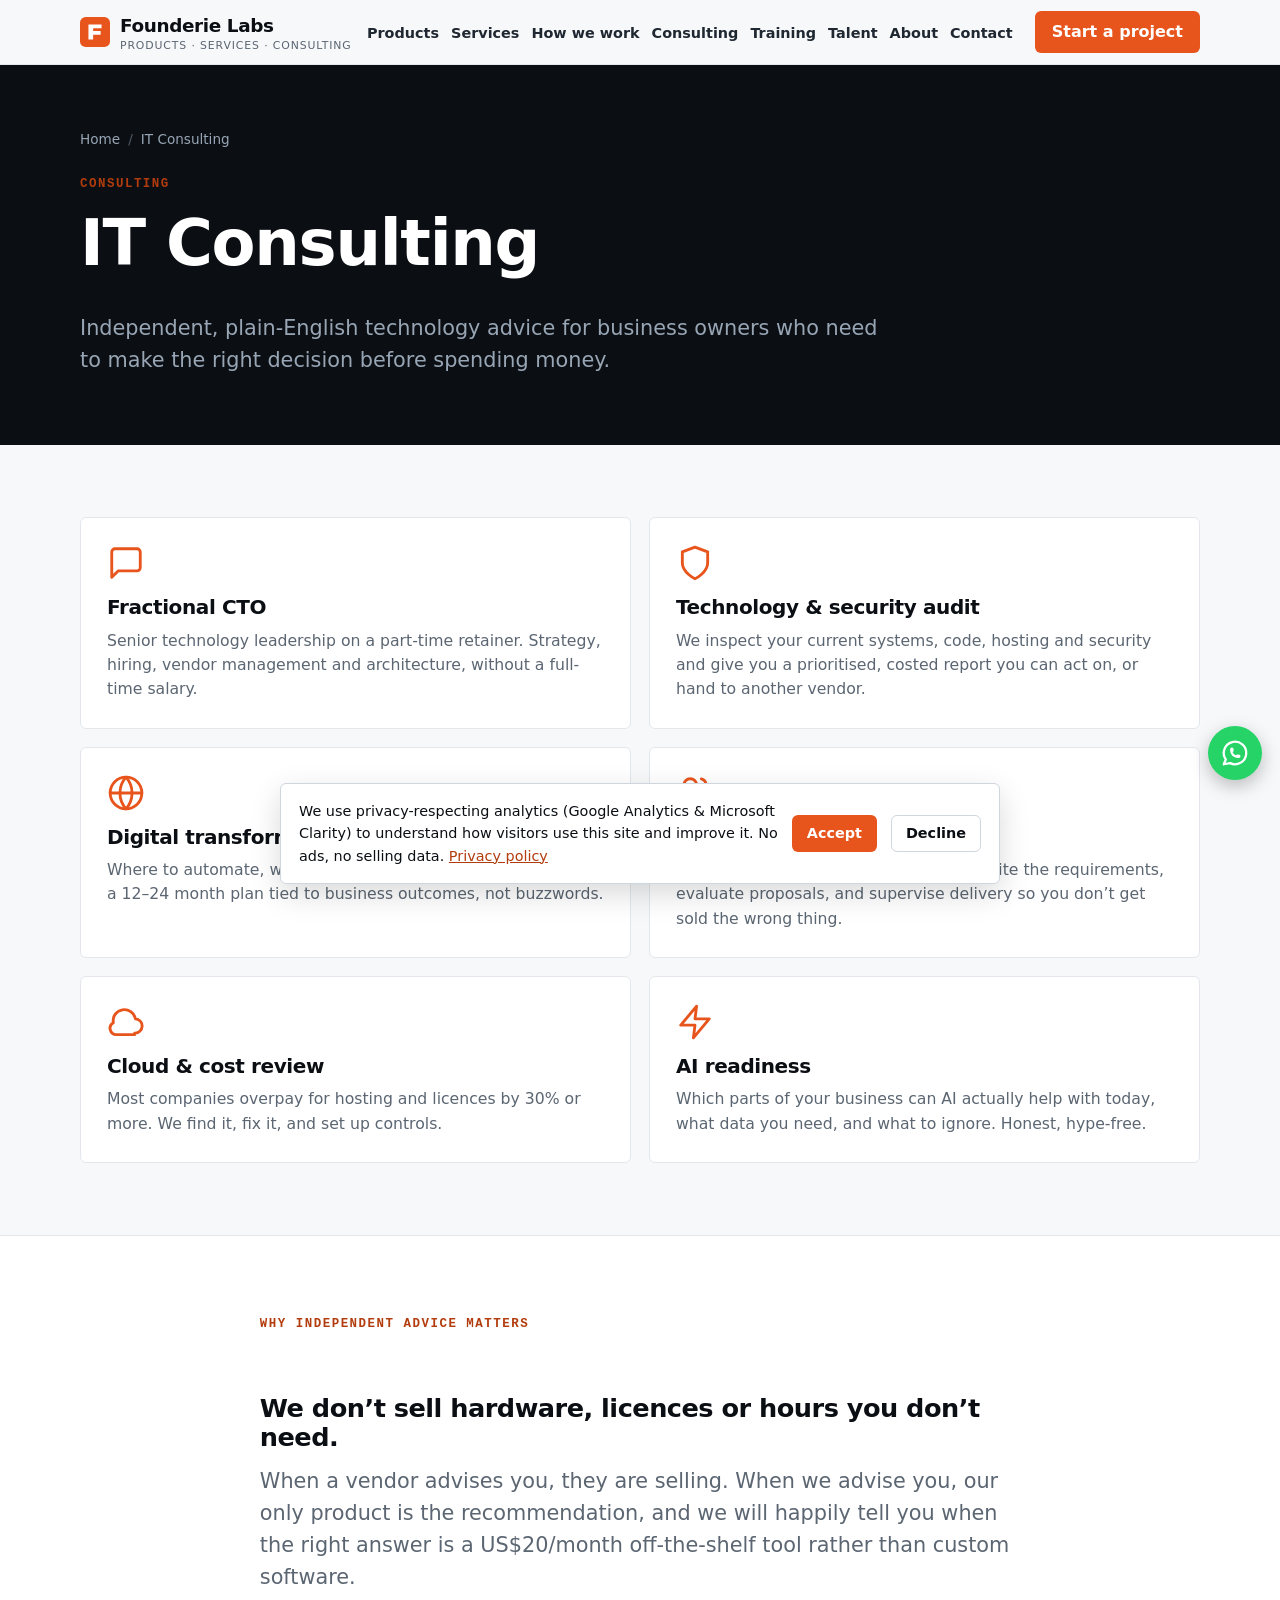
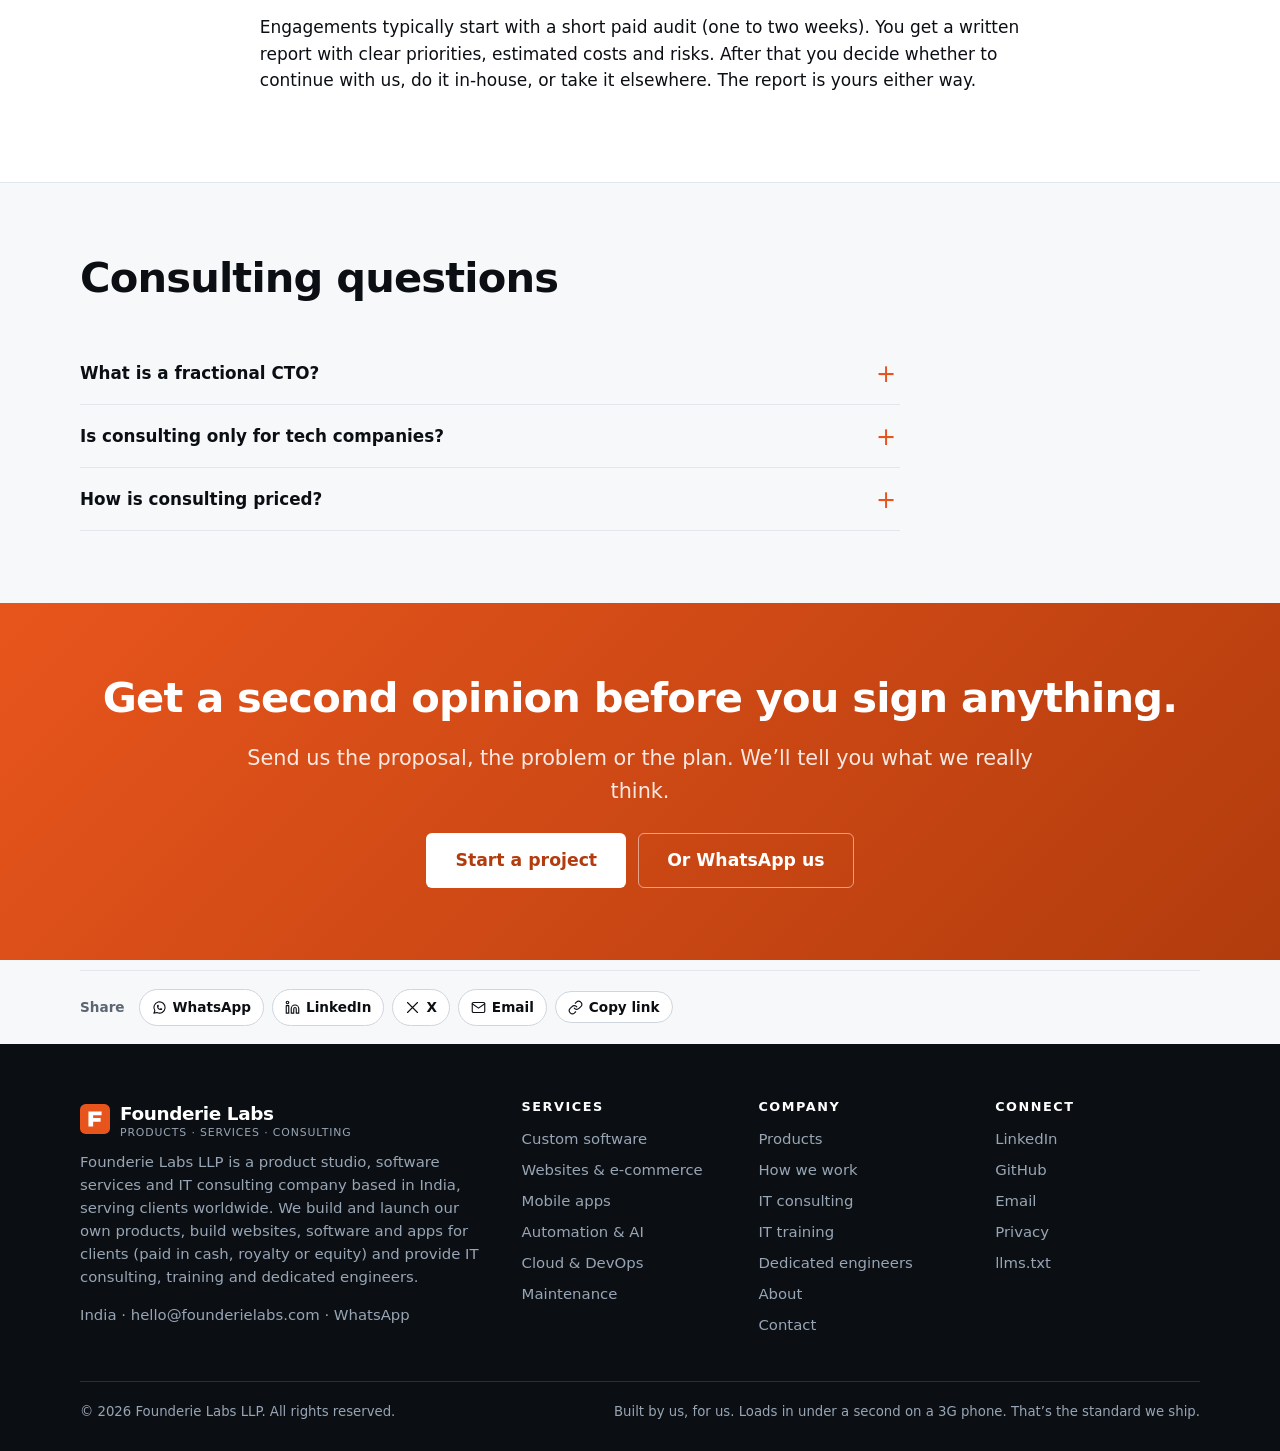
<file: consulting.html>
<!doctype html>
<html lang="en" prefix="og: https://ogp.me/ns#">
<head>
<meta charset="utf-8">
<meta name="viewport" content="width=device-width,initial-scale=1">
<title>IT Consulting & Fractional CTO Services | Founderie Labs</title>
<meta name="description" content="Independent IT consulting for businesses: fractional CTO, technology and security audits, digital transformation roadmaps, vendor selection and AI readiness. Founderie Labs, India & worldwide.">
<meta name="robots" content="index,follow,max-image-preview:large,max-snippet:-1,max-video-preview:-1">
<link rel="canonical" href="https://founderie-labs.vercel.app/consulting">
<link rel="alternate" hreflang="en" href="https://founderie-labs.vercel.app/consulting"><link rel="alternate" hreflang="en-IN" href="https://founderie-labs.vercel.app/consulting"><link rel="alternate" hreflang="en-US" href="https://founderie-labs.vercel.app/consulting"><link rel="alternate" hreflang="en-GB" href="https://founderie-labs.vercel.app/consulting"><link rel="alternate" hreflang="x-default" href="https://founderie-labs.vercel.app/consulting">
<meta name="theme-color" content="#0b0f14">
<meta name="author" content="Founderie Labs LLP">
<meta name="geo.region" content="IN"><meta name="geo.placename" content="India"><meta name="ICBM" content="20.5937, 78.9629">
<meta property="og:type" content="website"><meta property="og:site_name" content="Founderie Labs"><meta property="og:locale" content="en_IN"><meta property="og:locale:alternate" content="en_US">
<meta property="og:title" content="IT Consulting & Fractional CTO Services | Founderie Labs"><meta property="og:description" content="Independent IT consulting for businesses: fractional CTO, technology and security audits, digital transformation roadmaps, vendor selection and AI readiness. Founderie Labs, India & worldwide."><meta property="og:url" content="https://founderie-labs.vercel.app/consulting">
<meta property="og:image" content="https://founderie-labs.vercel.app/og.png"><meta property="og:image:width" content="1200"><meta property="og:image:height" content="630"><meta property="og:image:alt" content="Founderie Labs: product studio, software services and consulting">
<meta name="twitter:card" content="summary_large_image"><meta name="twitter:title" content="IT Consulting & Fractional CTO Services | Founderie Labs"><meta name="twitter:description" content="Independent IT consulting for businesses: fractional CTO, technology and security audits, digital transformation roadmaps, vendor selection and AI readiness. Founderie Labs, India & worldwide."><meta name="twitter:image" content="https://founderie-labs.vercel.app/og.png">
<link rel="icon" href="/favicon.svg" type="image/svg+xml"><link rel="icon" href="/favicon.ico" sizes="32x32"><link rel="apple-touch-icon" href="/apple-touch-icon.png"><link rel="manifest" href="/site.webmanifest">
<link rel="stylesheet" href="/theme.css?v=20260912"><link rel="preload" href="/site.css?v=20260912" as="style"><link rel="stylesheet" href="/site.css?v=20260912">
<link rel="dns-prefetch" href="https://www.googletagmanager.com"><link rel="dns-prefetch" href="https://www.clarity.ms">
<script type="application/ld+json">{"@context":"https://schema.org","@graph":[{"@type":["Organization","ProfessionalService"],"@id":"https://founderie-labs.vercel.app/#org","name":"Founderie Labs","legalName":"Founderie Labs LLP","url":"https://founderie-labs.vercel.app/","logo":"https://founderie-labs.vercel.app/icon-512.png","image":"https://founderie-labs.vercel.app/og.png","description":"Founderie Labs LLP is a product studio, software services and IT consulting company in India serving clients worldwide. We build and launch our own software products, and build custom software, websites, mobile apps, automation and AI, cloud and DevOps for clients, paid in cash, royalty or equity. Also IT consulting, corporate IT training and dedicated engineers.","slogan":"You bring the idea. We forge the software.","email":"hello@founderielabs.com","telephone":"+91 99999 99999","address":{"@type":"PostalAddress","addressLocality":"India","addressCountry":"IN"},"areaServed":[{"@type":"Country","name":"India"},{"@type":"Country","name":"United States"},{"@type":"Country","name":"United Kingdom"},{"@type":"Country","name":"Canada"},{"@type":"Country","name":"Australia"},{"@type":"Country","name":"United Arab Emirates"},{"@type":"Country","name":"Singapore"},{"@type":"Country","name":"Germany"},{"@type":"Place","name":"Worldwide (remote)"}],"foundingLocation":{"@type":"Country","name":"India"},"knowsAbout":["Product development","Custom software development","Web development","Mobile app development","IT consulting","IT training","Staff augmentation","Cloud computing","DevOps","AI integration","Process automation"],"sameAs":["https://www.linkedin.com/company/founderie-labs","https://github.com/founderie-labs"],"contactPoint":[{"@type":"ContactPoint","contactType":"sales","email":"hello@founderielabs.com","telephone":"+91 99999 99999","availableLanguage":["English","Hindi"],"areaServed":"Worldwide"}],"priceRange":"$$","hasOfferCatalog":{"@type":"OfferCatalog","name":"Services","itemListElement":[{"@type":"Offer","itemOffered":{"@type":"Service","name":"Custom software development","url":"https://founderie-labs.vercel.app/services#software"}},{"@type":"Offer","itemOffered":{"@type":"Service","name":"Website and e-commerce development","url":"https://founderie-labs.vercel.app/services#web"}},{"@type":"Offer","itemOffered":{"@type":"Service","name":"Mobile app development","url":"https://founderie-labs.vercel.app/services#apps"}},{"@type":"Offer","itemOffered":{"@type":"Service","name":"Automation and AI integration","url":"https://founderie-labs.vercel.app/services#automation"}},{"@type":"Offer","itemOffered":{"@type":"Service","name":"Cloud and DevOps","url":"https://founderie-labs.vercel.app/services#cloud"}},{"@type":"Offer","itemOffered":{"@type":"Service","name":"Software maintenance and support","url":"https://founderie-labs.vercel.app/services#care"}},{"@type":"Offer","itemOffered":{"@type":"Service","name":"IT consulting","url":"https://founderie-labs.vercel.app/consulting"}},{"@type":"Offer","itemOffered":{"@type":"Service","name":"IT training","url":"https://founderie-labs.vercel.app/training"}},{"@type":"Offer","itemOffered":{"@type":"Service","name":"Dedicated engineers and staff augmentation","url":"https://founderie-labs.vercel.app/talent"}}]}},{"@type":"WebSite","@id":"https://founderie-labs.vercel.app/#website","url":"https://founderie-labs.vercel.app/","name":"Founderie Labs","publisher":{"@id":"https://founderie-labs.vercel.app/#org"},"inLanguage":"en"},{"@type":"WebPage","@id":"https://founderie-labs.vercel.app/consulting#webpage","url":"https://founderie-labs.vercel.app/consulting","name":"IT Consulting & Fractional CTO Services","description":"Independent IT consulting for businesses: fractional CTO, technology and security audits, digital transformation roadmaps, vendor selection and AI readiness. Founderie Labs, India & worldwide.","isPartOf":{"@id":"https://founderie-labs.vercel.app/#website"},"about":{"@id":"https://founderie-labs.vercel.app/#org"},"inLanguage":"en","dateModified":"2026-09-05"},{"@type":"BreadcrumbList","itemListElement":[{"@type":"ListItem","position":1,"name":"Home","item":"https://founderie-labs.vercel.app/"},{"@type":"ListItem","position":2,"name":"IT Consulting & Fractional CTO Services","item":"https://founderie-labs.vercel.app/consulting"}]},{"@type":"FAQPage","mainEntity":[{"@type":"Question","name":"What is a fractional CTO?","acceptedAnswer":{"@type":"Answer","text":"A senior technology leader who works with your company part-time, typically a few hours to a couple of days a week, making technology decisions, managing vendors and engineers, and reporting to you like a full-time CTO would, at a fraction of the cost."}},{"@type":"Question","name":"Is consulting only for tech companies?","acceptedAnswer":{"@type":"Answer","text":"No. Most of our consulting clients are non-tech businesses (manufacturing, retail, healthcare, education, professional services) who need someone on their side when dealing with software vendors, or a plan for going digital."}},{"@type":"Question","name":"How is consulting priced?","acceptedAnswer":{"@type":"Answer","text":"Audits and roadmaps are fixed-price. Fractional CTO and advisory work is a monthly retainer. We tell you the price up front."}}]}]}</script>
<script>window.FL_CONFIG={ga4:"G-XXXXXXXXXX",clarity:"xxxxxxxxxx",formEndpoint:"",formKey:"",email:"hello@founderielabs.com",debug:false};</script>
</head>
<body>
<a class="skip" href="#main">Skip to content</a>
<header class="hdr"><div class="wrap">
  <a class="logo" href="/" aria-label="Founderie Labs home"><svg class="mark" viewBox="0 0 32 32" aria-hidden="true"><rect width="32" height="32" rx="6"/><path d="M9 8h14v4h-9v3h8v4h-8v5H9z"/></svg><span>Founderie Labs<small>Products · Services · Consulting</small></span></a>
  <nav class="main" aria-label="Main"><ul><li><a href="/products">Products</a></li><li><a href="/services">Services</a></li><li><a href="/how-we-work">How we work</a></li><li><a href="/consulting">Consulting</a></li><li><a href="/training">Training</a></li><li><a href="/talent">Talent</a></li><li><a href="/about">About</a></li><li><a href="/contact">Contact</a></li></ul></nav>
  <a class="btn btn-primary cta" href="/contact" data-track="header_start_project">Start a project</a>
  <button class="burger" aria-label="Menu" aria-expanded="false" aria-controls="nav"><svg width="22" height="22" viewBox="0 0 24 24" fill="none" stroke="currentColor" stroke-width="2"><path d="M3 6h18M3 12h18M3 18h18"/></svg></button>
</div></header>
<main id="main">
<div class="page-hero"><div class="wrap">
  <nav class="crumbs" aria-label="Breadcrumb"><ol><li><a href="/">Home</a></li><li>IT Consulting</li></ol></nav>
  <span class="eyebrow">Consulting</span><h1>IT Consulting</h1><p class="lead">Independent, plain-English technology advice for business owners who need to make the right decision before spending money.</p></div></div>
<section><div class="wrap grid g2">
 <div class="card"><svg class="ico" viewBox="0 0 24 24" fill="none" stroke="currentColor" stroke-width="1.8" stroke-linecap="round" stroke-linejoin="round" aria-hidden="true"><path d="M21 15a2 2 0 0 1-2 2H7l-4 4V5a2 2 0 0 1 2-2h14a2 2 0 0 1 2 2z"/></svg><h3>Fractional CTO</h3><p>Senior technology leadership on a part-time retainer. Strategy, hiring, vendor management and architecture, without a full-time salary.</p></div>
 <div class="card"><svg class="ico" viewBox="0 0 24 24" fill="none" stroke="currentColor" stroke-width="1.8" stroke-linecap="round" stroke-linejoin="round" aria-hidden="true"><path d="M12 22s8-4 8-10V5l-8-3-8 3v7c0 6 8 10 8 10z"/></svg><h3>Technology & security audit</h3><p>We inspect your current systems, code, hosting and security and give you a prioritised, costed report you can act on, or hand to another vendor.</p></div>
 <div class="card"><svg class="ico" viewBox="0 0 24 24" fill="none" stroke="currentColor" stroke-width="1.8" stroke-linecap="round" stroke-linejoin="round" aria-hidden="true"><circle cx="12" cy="12" r="10"/><path d="M2 12h20M12 2a15 15 0 0 1 0 20 15 15 0 0 1 0-20z"/></svg><h3>Digital transformation roadmap</h3><p>Where to automate, what to build, what to buy, in what order: a 12–24 month plan tied to business outcomes, not buzzwords.</p></div>
 <div class="card"><svg class="ico" viewBox="0 0 24 24" fill="none" stroke="currentColor" stroke-width="1.8" stroke-linecap="round" stroke-linejoin="round" aria-hidden="true"><path d="M17 21v-2a4 4 0 0 0-4-4H5a4 4 0 0 0-4 4v2"/><circle cx="9" cy="7" r="4"/><path d="M23 21v-2a4 4 0 0 0-3-3.87M16 3.13a4 4 0 0 1 0 7.75"/></svg><h3>Vendor selection & oversight</h3><p>Choosing an ERP, CRM or agency? We write the requirements, evaluate proposals, and supervise delivery so you don’t get sold the wrong thing.</p></div>
 <div class="card"><svg class="ico" viewBox="0 0 24 24" fill="none" stroke="currentColor" stroke-width="1.8" stroke-linecap="round" stroke-linejoin="round" aria-hidden="true"><path d="M17.5 19a4.5 4.5 0 0 0 .4-9A7 7 0 0 0 4 12.5 4 4 0 0 0 6 20h11.5z"/></svg><h3>Cloud & cost review</h3><p>Most companies overpay for hosting and licences by 30% or more. We find it, fix it, and set up controls.</p></div>
 <div class="card"><svg class="ico" viewBox="0 0 24 24" fill="none" stroke="currentColor" stroke-width="1.8" stroke-linecap="round" stroke-linejoin="round" aria-hidden="true"><path d="M13 2 3 14h9l-1 8 10-12h-9l1-8z"/></svg><h3>AI readiness</h3><p>Which parts of your business can AI actually help with today, what data you need, and what to ignore. Honest, hype-free.</p></div>
</div></section>
<section class="white"><div class="wrap prose"><span class="eyebrow">Why independent advice matters</span><h2>We don’t sell hardware, licences or hours you don’t need.</h2><p class="lead">When a vendor advises you, they are selling. When we advise you, our only product is the recommendation, and we will happily tell you when the right answer is a US$20/month off-the-shelf tool rather than custom software.</p><p>Engagements typically start with a short paid audit (one to two weeks). You get a written report with clear priorities, estimated costs and risks. After that you decide whether to continue with us, do it in-house, or take it elsewhere. The report is yours either way.</p></div></section>
<section id="faq"><div class="wrap"><div class="sec-head"><h2>Consulting questions</h2></div><div class="faq"><details><summary>What is a fractional CTO?</summary><p>A senior technology leader who works with your company part-time, typically a few hours to a couple of days a week, making technology decisions, managing vendors and engineers, and reporting to you like a full-time CTO would, at a fraction of the cost.</p></details><details><summary>Is consulting only for tech companies?</summary><p>No. Most of our consulting clients are non-tech businesses (manufacturing, retail, healthcare, education, professional services) who need someone on their side when dealing with software vendors, or a plan for going digital.</p></details><details><summary>How is consulting priced?</summary><p>Audits and roadmaps are fixed-price. Fractional CTO and advisory work is a monthly retainer. We tell you the price up front.</p></details></div></div></section>
<section class="cta-band" id="cta"><div class="wrap">
  <h2>Get a second opinion before you sign anything.</h2><p class="lead">Send us the proposal, the problem or the plan. We’ll tell you what we really think.</p>
  <div style="display:flex;gap:12px;justify-content:center;flex-wrap:wrap">
    <a class="btn btn-primary btn-lg" href="/contact" data-track="band_primary">Start a project</a>
    <a class="btn btn-ghost btn-lg" href="https://wa.me/919999999999?text=Hi%20Founderie%20Labs%2C%20I%27d%20like%20to%20discuss%20a%20project." data-track="band_whatsapp" rel="noopener">Or WhatsApp us</a>
  </div></div></section>
<div class="wrap"><div class="share" aria-label="Share this page"><span>Share</span>
  <a data-share="whatsapp" href="#" rel="noopener" target="_blank"><svg class="" viewBox="0 0 24 24" fill="none" stroke="currentColor" stroke-width="1.8" stroke-linecap="round" stroke-linejoin="round" aria-hidden="true"><path d="M3 21l1.65-3.8a9 9 0 1 1 3.4 2.9L3 21"/><path d="M9 10a.5.5 0 0 0 1 0V9a.5.5 0 0 0-1 0v1a5 5 0 0 0 5 5h1a.5.5 0 0 0 0-1h-1a.5.5 0 0 0 0 1"/></svg>WhatsApp</a>
  <a data-share="linkedin" href="#" rel="noopener" target="_blank"><svg class="" viewBox="0 0 24 24" fill="none" stroke="currentColor" stroke-width="1.8" stroke-linecap="round" stroke-linejoin="round" aria-hidden="true"><path d="M16 8a6 6 0 0 1 6 6v7h-4v-7a2 2 0 0 0-4 0v7h-4v-7a6 6 0 0 1 6-6z"/><rect x="2" y="9" width="4" height="12"/><circle cx="4" cy="4" r="2"/></svg>LinkedIn</a>
  <a data-share="x" href="#" rel="noopener" target="_blank"><svg class="" viewBox="0 0 24 24" fill="none" stroke="currentColor" stroke-width="1.8" stroke-linecap="round" stroke-linejoin="round" aria-hidden="true"><path d="M4 4l16 16M20 4 4 20"/></svg>X</a>
  <a data-share="email" href="#"><svg class="" viewBox="0 0 24 24" fill="none" stroke="currentColor" stroke-width="1.8" stroke-linecap="round" stroke-linejoin="round" aria-hidden="true"><rect x="2" y="4" width="20" height="16" rx="2"/><path d="m22 6-10 7L2 6"/></svg>Email</a>
  <button type="button" data-copy><svg class="" viewBox="0 0 24 24" fill="none" stroke="currentColor" stroke-width="1.8" stroke-linecap="round" stroke-linejoin="round" aria-hidden="true"><path d="M10 13a5 5 0 0 0 7.54.54l3-3a5 5 0 0 0-7.07-7.07l-1.72 1.71"/><path d="M14 11a5 5 0 0 0-7.54-.54l-3 3a5 5 0 0 0 7.07 7.07l1.71-1.71"/></svg>Copy link</button>
  <button type="button" data-native><svg class="" viewBox="0 0 24 24" fill="none" stroke="currentColor" stroke-width="1.8" stroke-linecap="round" stroke-linejoin="round" aria-hidden="true"><circle cx="18" cy="5" r="3"/><circle cx="6" cy="12" r="3"/><circle cx="18" cy="19" r="3"/><path d="m8.6 13.5 6.8 4M15.4 6.5l-6.8 4"/></svg>Share…</button>
</div></div>
</main>
<footer><div class="wrap">
 <div class="cols">
  <div><a class="logo" href="/" aria-label="Founderie Labs home"><svg class="mark" viewBox="0 0 32 32" aria-hidden="true"><rect width="32" height="32" rx="6"/><path d="M9 8h14v4h-9v3h8v4h-8v5H9z"/></svg><span>Founderie Labs<small>Products · Services · Consulting</small></span></a><p>Founderie Labs LLP is a product studio, software services and IT consulting company based in India, serving clients worldwide. We build and launch our own products, build websites, software and apps for clients (paid in cash, royalty or equity) and provide IT consulting, training and dedicated engineers.</p>
   <address>India · <a href="mailto:hello@founderielabs.com">hello@founderielabs.com</a> · <a href="https://wa.me/919999999999" rel="noopener">WhatsApp</a></address></div>
  <div><h4>Services</h4><ul><li><a href="/services#software">Custom software</a></li><li><a href="/services#web">Websites &amp; e-commerce</a></li><li><a href="/services#apps">Mobile apps</a></li><li><a href="/services#automation">Automation &amp; AI</a></li><li><a href="/services#cloud">Cloud &amp; DevOps</a></li><li><a href="/services#care">Maintenance</a></li></ul></div>
  <div><h4>Company</h4><ul><li><a href="/products">Products</a></li><li><a href="/how-we-work">How we work</a></li><li><a href="/consulting">IT consulting</a></li><li><a href="/training">IT training</a></li><li><a href="/talent">Dedicated engineers</a></li><li><a href="/about">About</a></li><li><a href="/contact">Contact</a></li></ul></div>
  <div><h4>Connect</h4><ul><li><a href="https://www.linkedin.com/company/founderie-labs" rel="noopener">LinkedIn</a></li><li><a href="https://github.com/founderie-labs" rel="noopener">GitHub</a></li><li><a href="mailto:hello@founderielabs.com">Email</a></li><li><a href="/privacy">Privacy</a></li><li><a href="/llms.txt">llms.txt</a></li></ul></div>
 </div>
 <div class="legal"><span>© 2026 Founderie Labs LLP. All rights reserved.</span><span>Built by us, for us. Loads in under a second on a 3G phone. That’s the standard we ship.</span></div>
</div></footer>
<div class="consent" id="consent" role="dialog" aria-live="polite" aria-label="Cookie consent">
  <p>We use privacy-respecting analytics (Google Analytics &amp; Microsoft Clarity) to understand how visitors use this site and improve it. No ads, no selling data. <a href="/privacy">Privacy policy</a></p>
  <button class="btn btn-primary" id="consent-accept">Accept</button><button class="btn btn-ghost" id="consent-decline">Decline</button>
</div>
<a class="wa" href="https://wa.me/919999999999?text=Hi%20Founderie%20Labs%2C%20I%27d%20like%20to%20discuss%20a%20project." rel="noopener" aria-label="Chat on WhatsApp" data-track="whatsapp_float"><svg class="" viewBox="0 0 24 24" fill="none" stroke="currentColor" stroke-width="1.8" stroke-linecap="round" stroke-linejoin="round" aria-hidden="true"><path d="M3 21l1.65-3.8a9 9 0 1 1 3.4 2.9L3 21"/><path d="M9 10a.5.5 0 0 0 1 0V9a.5.5 0 0 0-1 0v1a5 5 0 0 0 5 5h1a.5.5 0 0 0 0-1h-1a.5.5 0 0 0 0 1"/></svg></a>
<script src="/site.js?v=20260912" defer></script>
</body>
</html>
</file>
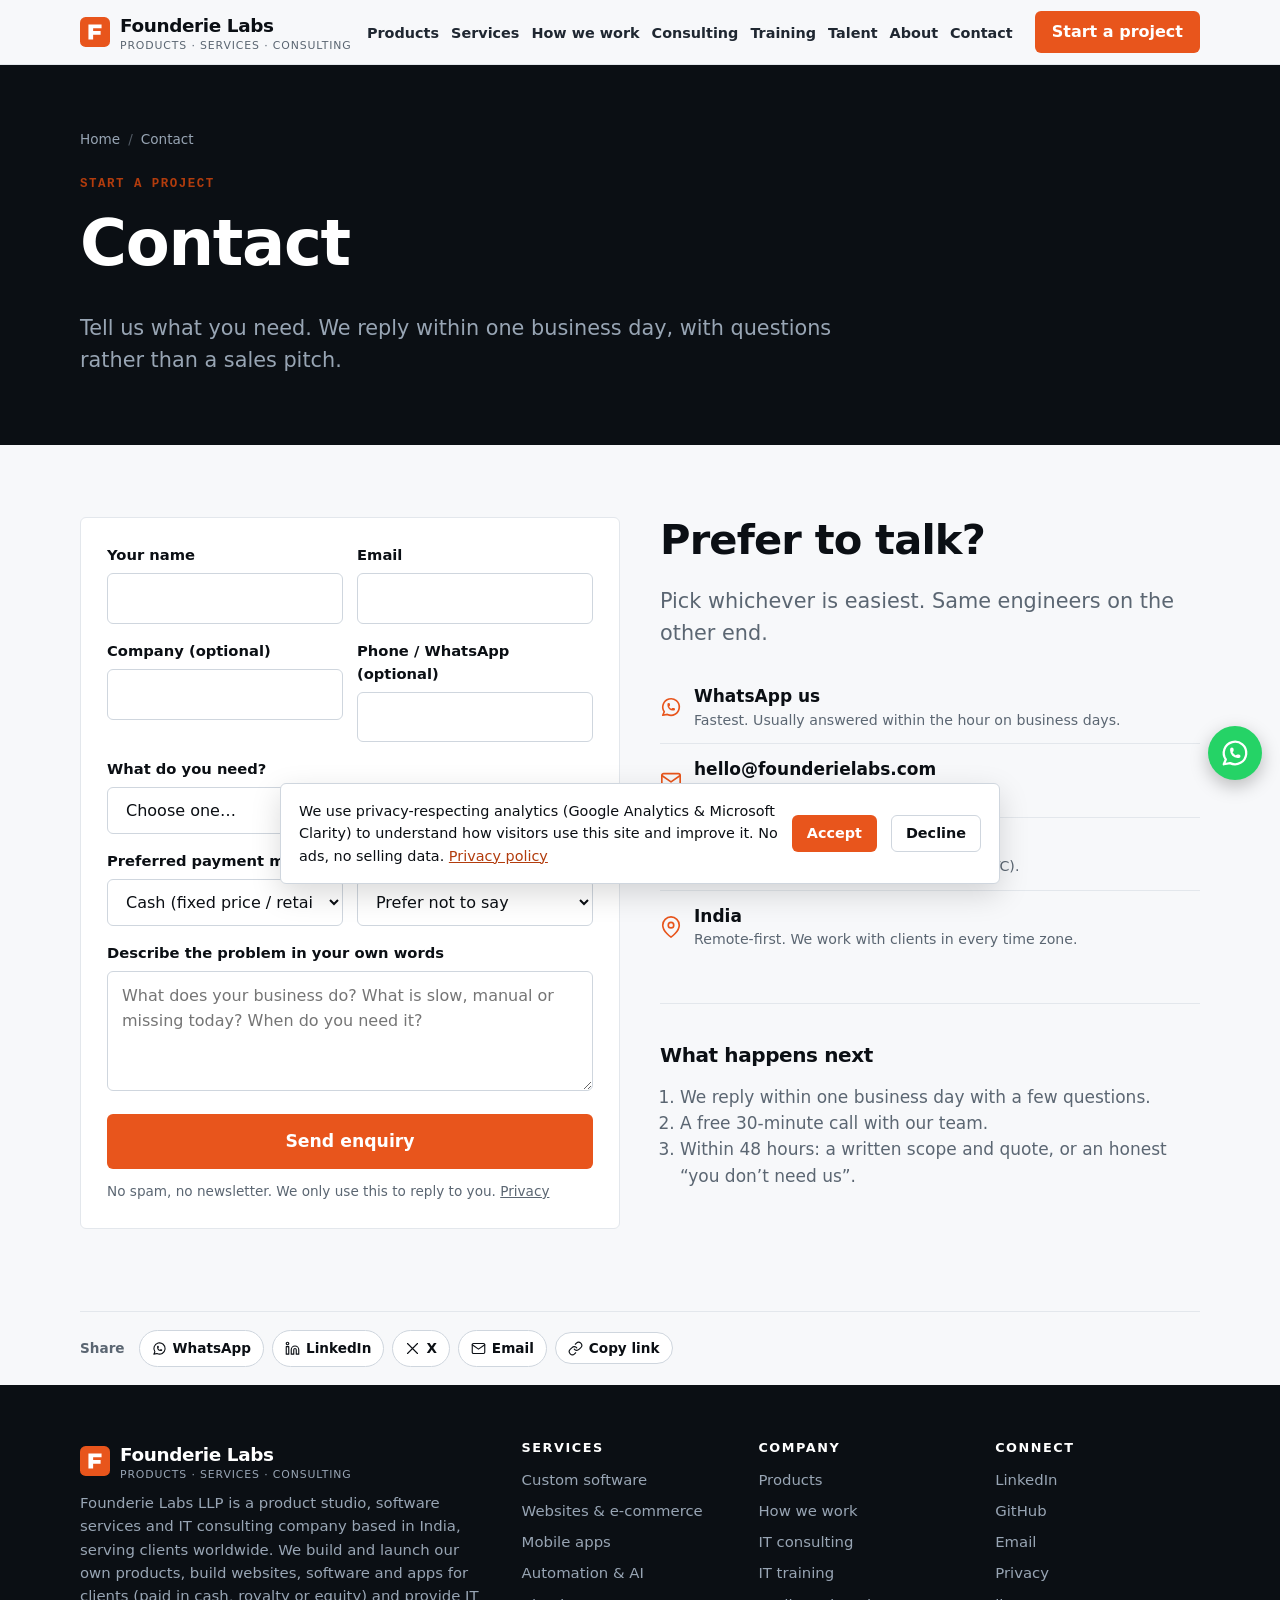
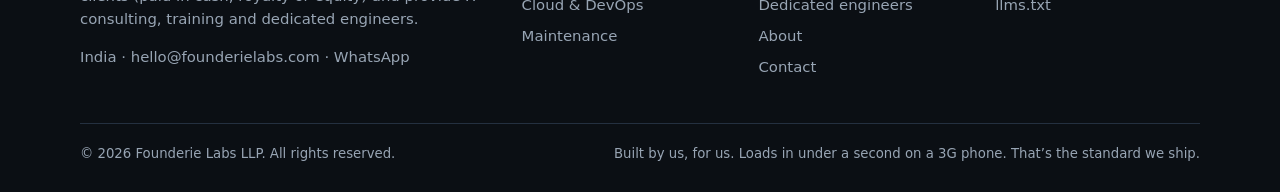
<file: contact.html>
<!doctype html>
<html lang="en" prefix="og: https://ogp.me/ns#">
<head>
<meta charset="utf-8">
<meta name="viewport" content="width=device-width,initial-scale=1">
<title>Contact: Start a Project or Book a Free 30-min Call | Founderie Labs</title>
<meta name="description" content="Contact Founderie Labs to start a software, website or app project, book IT consulting or training, or hire dedicated engineers. Reply within one business day.">
<meta name="robots" content="index,follow,max-image-preview:large,max-snippet:-1,max-video-preview:-1">
<link rel="canonical" href="https://founderie-labs.vercel.app/contact">
<link rel="alternate" hreflang="en" href="https://founderie-labs.vercel.app/contact"><link rel="alternate" hreflang="en-IN" href="https://founderie-labs.vercel.app/contact"><link rel="alternate" hreflang="en-US" href="https://founderie-labs.vercel.app/contact"><link rel="alternate" hreflang="en-GB" href="https://founderie-labs.vercel.app/contact"><link rel="alternate" hreflang="x-default" href="https://founderie-labs.vercel.app/contact">
<meta name="theme-color" content="#0b0f14">
<meta name="author" content="Founderie Labs LLP">
<meta name="geo.region" content="IN"><meta name="geo.placename" content="India"><meta name="ICBM" content="20.5937, 78.9629">
<meta property="og:type" content="website"><meta property="og:site_name" content="Founderie Labs"><meta property="og:locale" content="en_IN"><meta property="og:locale:alternate" content="en_US">
<meta property="og:title" content="Contact: Start a Project or Book a Free 30-min Call | Founderie Labs"><meta property="og:description" content="Contact Founderie Labs to start a software, website or app project, book IT consulting or training, or hire dedicated engineers. Reply within one business day."><meta property="og:url" content="https://founderie-labs.vercel.app/contact">
<meta property="og:image" content="https://founderie-labs.vercel.app/og.png"><meta property="og:image:width" content="1200"><meta property="og:image:height" content="630"><meta property="og:image:alt" content="Founderie Labs: product studio, software services and consulting">
<meta name="twitter:card" content="summary_large_image"><meta name="twitter:title" content="Contact: Start a Project or Book a Free 30-min Call | Founderie Labs"><meta name="twitter:description" content="Contact Founderie Labs to start a software, website or app project, book IT consulting or training, or hire dedicated engineers. Reply within one business day."><meta name="twitter:image" content="https://founderie-labs.vercel.app/og.png">
<link rel="icon" href="/favicon.svg" type="image/svg+xml"><link rel="icon" href="/favicon.ico" sizes="32x32"><link rel="apple-touch-icon" href="/apple-touch-icon.png"><link rel="manifest" href="/site.webmanifest">
<link rel="stylesheet" href="/theme.css?v=20260912"><link rel="preload" href="/site.css?v=20260912" as="style"><link rel="stylesheet" href="/site.css?v=20260912">
<link rel="dns-prefetch" href="https://www.googletagmanager.com"><link rel="dns-prefetch" href="https://www.clarity.ms">
<script type="application/ld+json">{"@context":"https://schema.org","@graph":[{"@type":["Organization","ProfessionalService"],"@id":"https://founderie-labs.vercel.app/#org","name":"Founderie Labs","legalName":"Founderie Labs LLP","url":"https://founderie-labs.vercel.app/","logo":"https://founderie-labs.vercel.app/icon-512.png","image":"https://founderie-labs.vercel.app/og.png","description":"Founderie Labs LLP is a product studio, software services and IT consulting company in India serving clients worldwide. We build and launch our own software products, and build custom software, websites, mobile apps, automation and AI, cloud and DevOps for clients, paid in cash, royalty or equity. Also IT consulting, corporate IT training and dedicated engineers.","slogan":"You bring the idea. We forge the software.","email":"hello@founderielabs.com","telephone":"+91 99999 99999","address":{"@type":"PostalAddress","addressLocality":"India","addressCountry":"IN"},"areaServed":[{"@type":"Country","name":"India"},{"@type":"Country","name":"United States"},{"@type":"Country","name":"United Kingdom"},{"@type":"Country","name":"Canada"},{"@type":"Country","name":"Australia"},{"@type":"Country","name":"United Arab Emirates"},{"@type":"Country","name":"Singapore"},{"@type":"Country","name":"Germany"},{"@type":"Place","name":"Worldwide (remote)"}],"foundingLocation":{"@type":"Country","name":"India"},"knowsAbout":["Product development","Custom software development","Web development","Mobile app development","IT consulting","IT training","Staff augmentation","Cloud computing","DevOps","AI integration","Process automation"],"sameAs":["https://www.linkedin.com/company/founderie-labs","https://github.com/founderie-labs"],"contactPoint":[{"@type":"ContactPoint","contactType":"sales","email":"hello@founderielabs.com","telephone":"+91 99999 99999","availableLanguage":["English","Hindi"],"areaServed":"Worldwide"}],"priceRange":"$$","hasOfferCatalog":{"@type":"OfferCatalog","name":"Services","itemListElement":[{"@type":"Offer","itemOffered":{"@type":"Service","name":"Custom software development","url":"https://founderie-labs.vercel.app/services#software"}},{"@type":"Offer","itemOffered":{"@type":"Service","name":"Website and e-commerce development","url":"https://founderie-labs.vercel.app/services#web"}},{"@type":"Offer","itemOffered":{"@type":"Service","name":"Mobile app development","url":"https://founderie-labs.vercel.app/services#apps"}},{"@type":"Offer","itemOffered":{"@type":"Service","name":"Automation and AI integration","url":"https://founderie-labs.vercel.app/services#automation"}},{"@type":"Offer","itemOffered":{"@type":"Service","name":"Cloud and DevOps","url":"https://founderie-labs.vercel.app/services#cloud"}},{"@type":"Offer","itemOffered":{"@type":"Service","name":"Software maintenance and support","url":"https://founderie-labs.vercel.app/services#care"}},{"@type":"Offer","itemOffered":{"@type":"Service","name":"IT consulting","url":"https://founderie-labs.vercel.app/consulting"}},{"@type":"Offer","itemOffered":{"@type":"Service","name":"IT training","url":"https://founderie-labs.vercel.app/training"}},{"@type":"Offer","itemOffered":{"@type":"Service","name":"Dedicated engineers and staff augmentation","url":"https://founderie-labs.vercel.app/talent"}}]}},{"@type":"WebSite","@id":"https://founderie-labs.vercel.app/#website","url":"https://founderie-labs.vercel.app/","name":"Founderie Labs","publisher":{"@id":"https://founderie-labs.vercel.app/#org"},"inLanguage":"en"},{"@type":"ContactPage","@id":"https://founderie-labs.vercel.app/contact#webpage","url":"https://founderie-labs.vercel.app/contact","name":"Contact: Start a Project or Book a Free 30-min Call","description":"Contact Founderie Labs to start a software, website or app project, book IT consulting or training, or hire dedicated engineers. Reply within one business day.","isPartOf":{"@id":"https://founderie-labs.vercel.app/#website"},"about":{"@id":"https://founderie-labs.vercel.app/#org"},"inLanguage":"en","dateModified":"2026-09-05"},{"@type":"BreadcrumbList","itemListElement":[{"@type":"ListItem","position":1,"name":"Home","item":"https://founderie-labs.vercel.app/"},{"@type":"ListItem","position":2,"name":"Contact: Start a Project or Book a Free 30-min Call","item":"https://founderie-labs.vercel.app/contact"}]}]}</script>
<script>window.FL_CONFIG={ga4:"G-XXXXXXXXXX",clarity:"xxxxxxxxxx",formEndpoint:"",formKey:"",email:"hello@founderielabs.com",debug:false};</script>
</head>
<body>
<a class="skip" href="#main">Skip to content</a>
<header class="hdr"><div class="wrap">
  <a class="logo" href="/" aria-label="Founderie Labs home"><svg class="mark" viewBox="0 0 32 32" aria-hidden="true"><rect width="32" height="32" rx="6"/><path d="M9 8h14v4h-9v3h8v4h-8v5H9z"/></svg><span>Founderie Labs<small>Products · Services · Consulting</small></span></a>
  <nav class="main" aria-label="Main"><ul><li><a href="/products">Products</a></li><li><a href="/services">Services</a></li><li><a href="/how-we-work">How we work</a></li><li><a href="/consulting">Consulting</a></li><li><a href="/training">Training</a></li><li><a href="/talent">Talent</a></li><li><a href="/about">About</a></li><li><a href="/contact">Contact</a></li></ul></nav>
  <a class="btn btn-primary cta" href="/contact" data-track="header_start_project">Start a project</a>
  <button class="burger" aria-label="Menu" aria-expanded="false" aria-controls="nav"><svg width="22" height="22" viewBox="0 0 24 24" fill="none" stroke="currentColor" stroke-width="2"><path d="M3 6h18M3 12h18M3 18h18"/></svg></button>
</div></header>
<main id="main">
<div class="page-hero"><div class="wrap">
  <nav class="crumbs" aria-label="Breadcrumb"><ol><li><a href="/">Home</a></li><li>Contact</li></ol></nav>
  <span class="eyebrow">Start a project</span><h1>Contact</h1><p class="lead">Tell us what you need. We reply within one business day, with questions rather than a sales pitch.</p></div></div>
<section id="contact"><div class="wrap contact-grid">
 <form class="lead-form" method="post" action="#" novalidate>
  <div class="f-row"><div class="f"><label for="name">Your name</label><input id="name" name="name" required autocomplete="name"></div>
  <div class="f"><label for="email">Email</label><input id="email" name="email" type="email" required autocomplete="email"></div></div>
  <div class="f-row"><div class="f"><label for="company">Company (optional)</label><input id="company" name="company" autocomplete="organization"></div>
  <div class="f"><label for="phone">Phone / WhatsApp (optional)</label><input id="phone" name="phone" type="tel" autocomplete="tel"></div></div>
  <div class="f"><label for="need">What do you need?</label><select id="need" name="need" required>
   <option value="">Choose one…</option><option value="website">A website or online store</option><option value="software">Custom software / internal tool</option><option value="app">A mobile app</option><option value="automation">Automation or AI</option><option value="cloud">Cloud, hosting or DevOps</option><option value="consulting">IT consulting / fractional CTO</option><option value="training">Training for my team or me</option><option value="talent">Dedicated engineers</option><option value="other">Something else</option></select></div>
  <div class="f-row"><div class="f"><label for="model">Preferred payment model</label><select id="model" name="model"><option value="cash">Cash (fixed price / retainer)</option><option value="royalty">Royalty (lower upfront + revenue share)</option><option value="equity">Equity / stake</option><option value="unsure">Not sure, advise me</option></select></div>
  <div class="f"><label for="budget">Budget range</label><select id="budget" name="budget"><option value="">Prefer not to say</option><option value="lt2k">Under US$2k / ₹1.5L</option><option value="2-10k">US$2k–10k / ₹1.5L–8L</option><option value="10-30k">US$10k–30k / ₹8L–25L</option><option value="30k+">US$30k+ / ₹25L+</option></select></div></div>
  <div class="f"><label for="message">Describe the problem in your own words</label><textarea id="message" name="message" required placeholder="What does your business do? What is slow, manual or missing today? When do you need it?"></textarea></div>
  <div class="hp" aria-hidden="true"><label>Leave this empty<input name="website_url" tabindex="-1" autocomplete="off"></label></div>
  <button class="btn btn-primary btn-lg btn-block" type="submit" data-track="contact_submit">Send enquiry</button>
  <p class="muted" style="font-size:.85rem;margin:12px 0 0">No spam, no newsletter. We only use this to reply to you. <a href="/privacy">Privacy</a></p>
  <div class="form-msg" role="status"></div>
 </form>
 <div>
  <h2>Prefer to talk?</h2><p class="lead">Pick whichever is easiest. Same engineers on the other end.</p>
  <ul class="direct">
   <li><svg class="" viewBox="0 0 24 24" fill="none" stroke="currentColor" stroke-width="1.8" stroke-linecap="round" stroke-linejoin="round" aria-hidden="true"><path d="M3 21l1.65-3.8a9 9 0 1 1 3.4 2.9L3 21"/><path d="M9 10a.5.5 0 0 0 1 0V9a.5.5 0 0 0-1 0v1a5 5 0 0 0 5 5h1a.5.5 0 0 0 0-1h-1a.5.5 0 0 0 0 1"/></svg><div><a href="https://wa.me/919999999999?text=Hi%20Founderie%20Labs%2C%20I%27d%20like%20to%20discuss%20a%20project." rel="noopener" data-track="contact_whatsapp">WhatsApp us</a><small>Fastest. Usually answered within the hour on business days.</small></div></li>
   <li><svg class="" viewBox="0 0 24 24" fill="none" stroke="currentColor" stroke-width="1.8" stroke-linecap="round" stroke-linejoin="round" aria-hidden="true"><rect x="2" y="4" width="20" height="16" rx="2"/><path d="m22 6-10 7L2 6"/></svg><div><a href="mailto:hello@founderielabs.com">hello@founderielabs.com</a><small>For detailed briefs, documents and NDAs.</small></div></li>
   <li><svg class="" viewBox="0 0 24 24" fill="none" stroke="currentColor" stroke-width="1.8" stroke-linecap="round" stroke-linejoin="round" aria-hidden="true"><rect x="5" y="2" width="14" height="20" rx="2"/><path d="M12 18h.01"/></svg><div><a href="tel:+919999999999">+91 99999 99999</a><small>Mon–Sat, 10:00–19:00 IST (04:30–13:30 UTC).</small></div></li>
   <li><svg class="" viewBox="0 0 24 24" fill="none" stroke="currentColor" stroke-width="1.8" stroke-linecap="round" stroke-linejoin="round" aria-hidden="true"><path d="M21 10c0 7-9 13-9 13s-9-6-9-13a9 9 0 0 1 18 0z"/><circle cx="12" cy="10" r="3"/></svg><div><span style="font-weight:600">India</span><small>Remote-first. We work with clients in every time zone.</small></div></li>
  </ul>
  <hr class="sep">
  <h3>What happens next</h3>
  <ol style="padding-left:20px;color:var(--muted)"><li>We reply within one business day with a few questions.</li><li>A free 30-minute call with our team.</li><li>Within 48 hours: a written scope and quote, or an honest “you don’t need us”.</li></ol>
 </div>
</div></section>
<div class="wrap"><div class="share" aria-label="Share this page"><span>Share</span>
  <a data-share="whatsapp" href="#" rel="noopener" target="_blank"><svg class="" viewBox="0 0 24 24" fill="none" stroke="currentColor" stroke-width="1.8" stroke-linecap="round" stroke-linejoin="round" aria-hidden="true"><path d="M3 21l1.65-3.8a9 9 0 1 1 3.4 2.9L3 21"/><path d="M9 10a.5.5 0 0 0 1 0V9a.5.5 0 0 0-1 0v1a5 5 0 0 0 5 5h1a.5.5 0 0 0 0-1h-1a.5.5 0 0 0 0 1"/></svg>WhatsApp</a>
  <a data-share="linkedin" href="#" rel="noopener" target="_blank"><svg class="" viewBox="0 0 24 24" fill="none" stroke="currentColor" stroke-width="1.8" stroke-linecap="round" stroke-linejoin="round" aria-hidden="true"><path d="M16 8a6 6 0 0 1 6 6v7h-4v-7a2 2 0 0 0-4 0v7h-4v-7a6 6 0 0 1 6-6z"/><rect x="2" y="9" width="4" height="12"/><circle cx="4" cy="4" r="2"/></svg>LinkedIn</a>
  <a data-share="x" href="#" rel="noopener" target="_blank"><svg class="" viewBox="0 0 24 24" fill="none" stroke="currentColor" stroke-width="1.8" stroke-linecap="round" stroke-linejoin="round" aria-hidden="true"><path d="M4 4l16 16M20 4 4 20"/></svg>X</a>
  <a data-share="email" href="#"><svg class="" viewBox="0 0 24 24" fill="none" stroke="currentColor" stroke-width="1.8" stroke-linecap="round" stroke-linejoin="round" aria-hidden="true"><rect x="2" y="4" width="20" height="16" rx="2"/><path d="m22 6-10 7L2 6"/></svg>Email</a>
  <button type="button" data-copy><svg class="" viewBox="0 0 24 24" fill="none" stroke="currentColor" stroke-width="1.8" stroke-linecap="round" stroke-linejoin="round" aria-hidden="true"><path d="M10 13a5 5 0 0 0 7.54.54l3-3a5 5 0 0 0-7.07-7.07l-1.72 1.71"/><path d="M14 11a5 5 0 0 0-7.54-.54l-3 3a5 5 0 0 0 7.07 7.07l1.71-1.71"/></svg>Copy link</button>
  <button type="button" data-native><svg class="" viewBox="0 0 24 24" fill="none" stroke="currentColor" stroke-width="1.8" stroke-linecap="round" stroke-linejoin="round" aria-hidden="true"><circle cx="18" cy="5" r="3"/><circle cx="6" cy="12" r="3"/><circle cx="18" cy="19" r="3"/><path d="m8.6 13.5 6.8 4M15.4 6.5l-6.8 4"/></svg>Share…</button>
</div></div>
</main>
<footer><div class="wrap">
 <div class="cols">
  <div><a class="logo" href="/" aria-label="Founderie Labs home"><svg class="mark" viewBox="0 0 32 32" aria-hidden="true"><rect width="32" height="32" rx="6"/><path d="M9 8h14v4h-9v3h8v4h-8v5H9z"/></svg><span>Founderie Labs<small>Products · Services · Consulting</small></span></a><p>Founderie Labs LLP is a product studio, software services and IT consulting company based in India, serving clients worldwide. We build and launch our own products, build websites, software and apps for clients (paid in cash, royalty or equity) and provide IT consulting, training and dedicated engineers.</p>
   <address>India · <a href="mailto:hello@founderielabs.com">hello@founderielabs.com</a> · <a href="https://wa.me/919999999999" rel="noopener">WhatsApp</a></address></div>
  <div><h4>Services</h4><ul><li><a href="/services#software">Custom software</a></li><li><a href="/services#web">Websites &amp; e-commerce</a></li><li><a href="/services#apps">Mobile apps</a></li><li><a href="/services#automation">Automation &amp; AI</a></li><li><a href="/services#cloud">Cloud &amp; DevOps</a></li><li><a href="/services#care">Maintenance</a></li></ul></div>
  <div><h4>Company</h4><ul><li><a href="/products">Products</a></li><li><a href="/how-we-work">How we work</a></li><li><a href="/consulting">IT consulting</a></li><li><a href="/training">IT training</a></li><li><a href="/talent">Dedicated engineers</a></li><li><a href="/about">About</a></li><li><a href="/contact">Contact</a></li></ul></div>
  <div><h4>Connect</h4><ul><li><a href="https://www.linkedin.com/company/founderie-labs" rel="noopener">LinkedIn</a></li><li><a href="https://github.com/founderie-labs" rel="noopener">GitHub</a></li><li><a href="mailto:hello@founderielabs.com">Email</a></li><li><a href="/privacy">Privacy</a></li><li><a href="/llms.txt">llms.txt</a></li></ul></div>
 </div>
 <div class="legal"><span>© 2026 Founderie Labs LLP. All rights reserved.</span><span>Built by us, for us. Loads in under a second on a 3G phone. That’s the standard we ship.</span></div>
</div></footer>
<div class="consent" id="consent" role="dialog" aria-live="polite" aria-label="Cookie consent">
  <p>We use privacy-respecting analytics (Google Analytics &amp; Microsoft Clarity) to understand how visitors use this site and improve it. No ads, no selling data. <a href="/privacy">Privacy policy</a></p>
  <button class="btn btn-primary" id="consent-accept">Accept</button><button class="btn btn-ghost" id="consent-decline">Decline</button>
</div>
<a class="wa" href="https://wa.me/919999999999?text=Hi%20Founderie%20Labs%2C%20I%27d%20like%20to%20discuss%20a%20project." rel="noopener" aria-label="Chat on WhatsApp" data-track="whatsapp_float"><svg class="" viewBox="0 0 24 24" fill="none" stroke="currentColor" stroke-width="1.8" stroke-linecap="round" stroke-linejoin="round" aria-hidden="true"><path d="M3 21l1.65-3.8a9 9 0 1 1 3.4 2.9L3 21"/><path d="M9 10a.5.5 0 0 0 1 0V9a.5.5 0 0 0-1 0v1a5 5 0 0 0 5 5h1a.5.5 0 0 0 0-1h-1a.5.5 0 0 0 0 1"/></svg></a>
<script src="/site.js?v=20260912" defer></script>
</body>
</html>
</file>
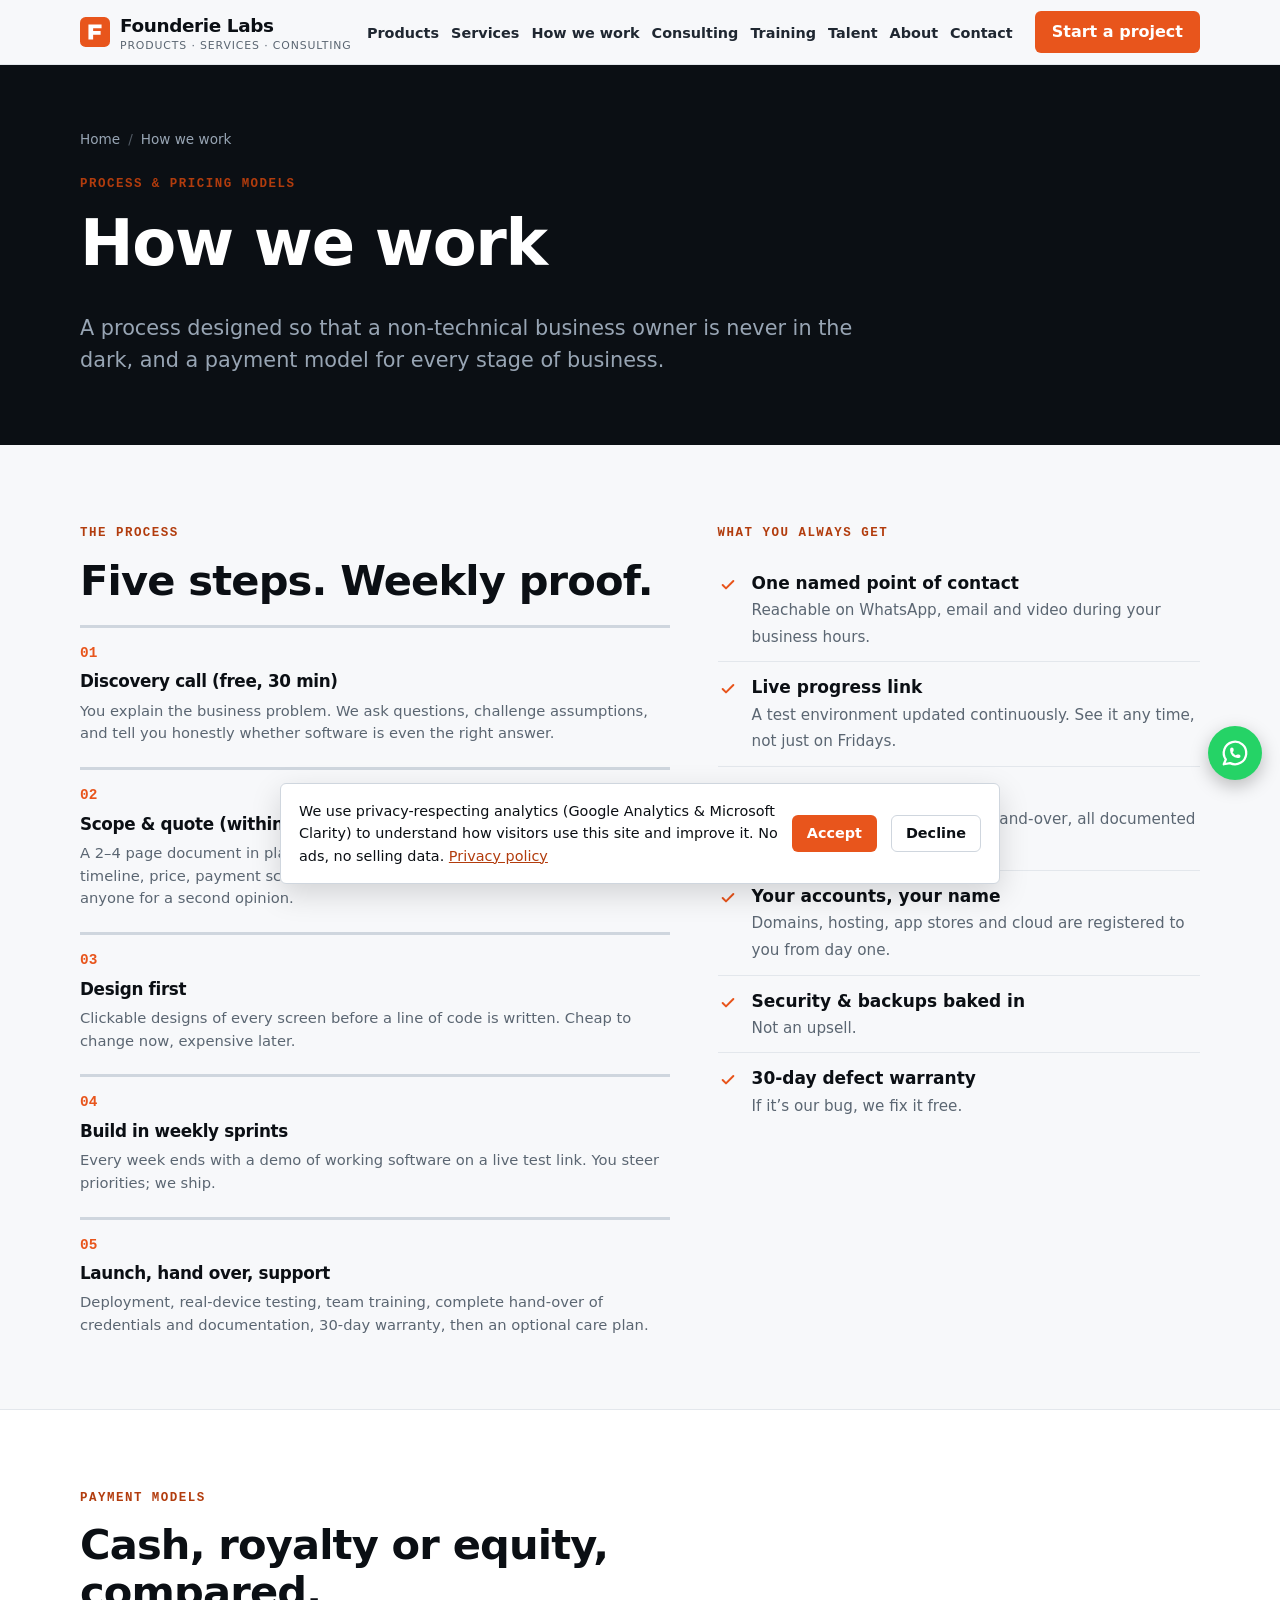
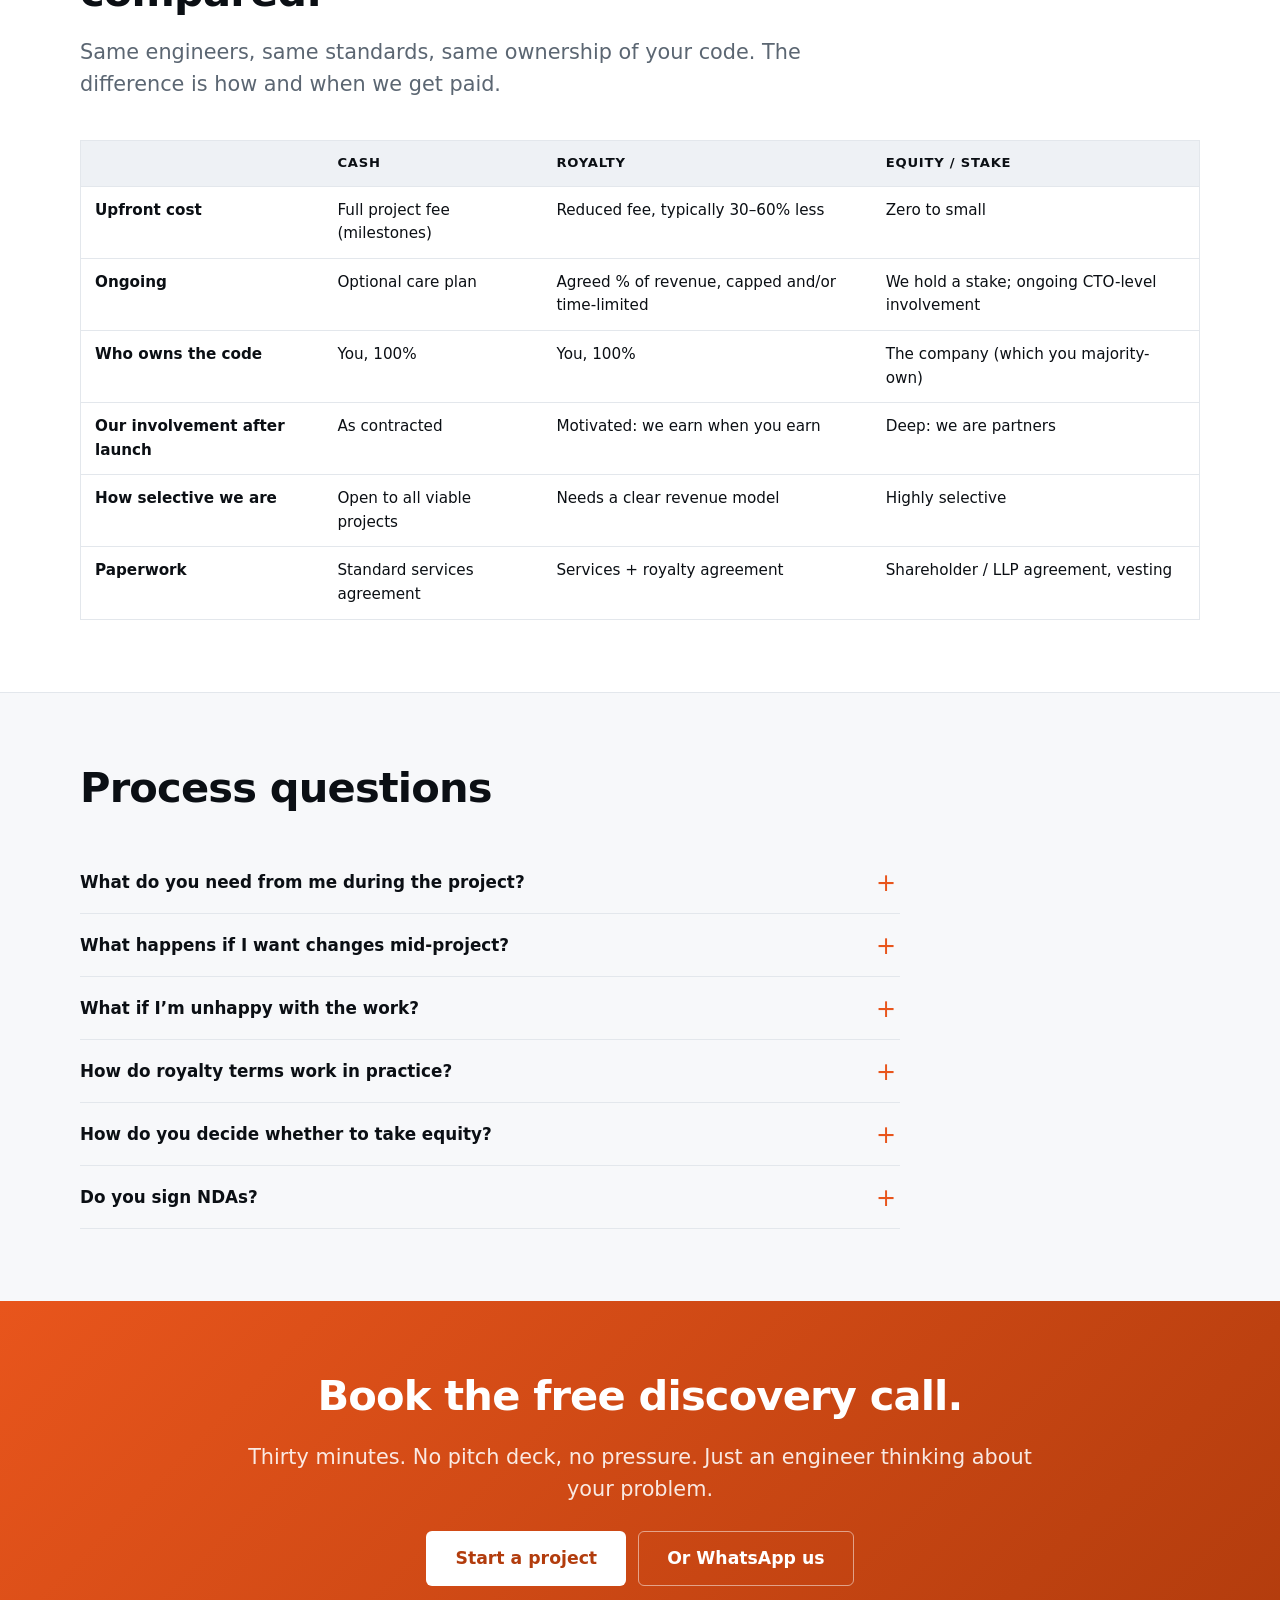
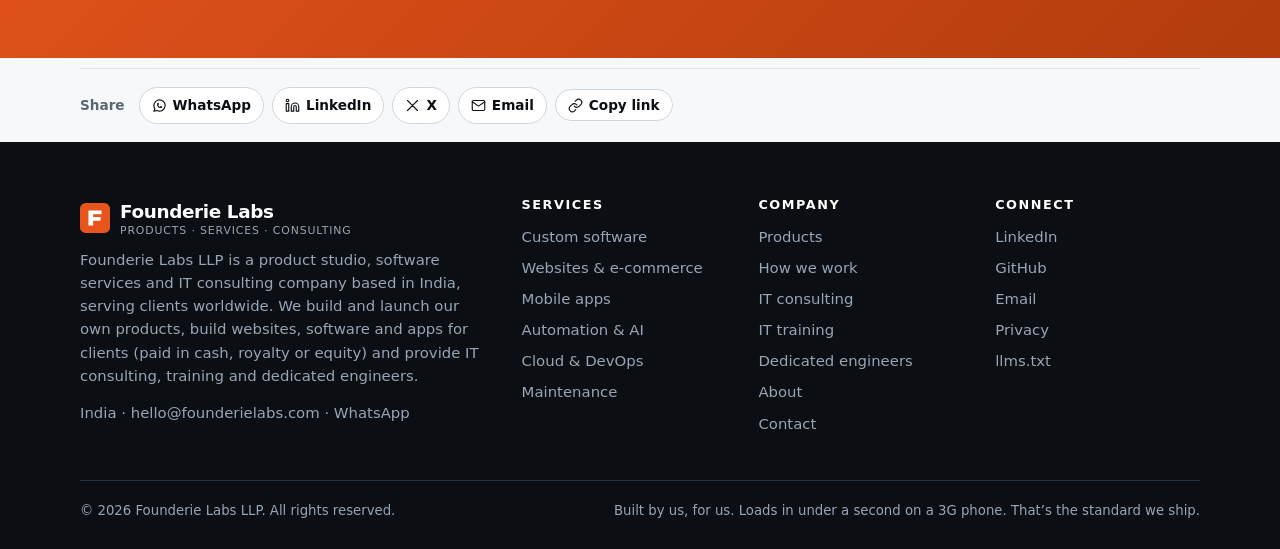
<file: how-we-work.html>
<!doctype html>
<html lang="en" prefix="og: https://ogp.me/ns#">
<head>
<meta charset="utf-8">
<meta name="viewport" content="width=device-width,initial-scale=1">
<title>How We Work: Process and Cash, Royalty or Equity Models | Founderie Labs</title>
<meta name="description" content="Our five-step delivery process with weekly demos, plus a clear comparison of paying in cash, royalty or equity for your software project. Founderie Labs.">
<meta name="robots" content="index,follow,max-image-preview:large,max-snippet:-1,max-video-preview:-1">
<link rel="canonical" href="https://founderie-labs.vercel.app/how-we-work">
<link rel="alternate" hreflang="en" href="https://founderie-labs.vercel.app/how-we-work"><link rel="alternate" hreflang="en-IN" href="https://founderie-labs.vercel.app/how-we-work"><link rel="alternate" hreflang="en-US" href="https://founderie-labs.vercel.app/how-we-work"><link rel="alternate" hreflang="en-GB" href="https://founderie-labs.vercel.app/how-we-work"><link rel="alternate" hreflang="x-default" href="https://founderie-labs.vercel.app/how-we-work">
<meta name="theme-color" content="#0b0f14">
<meta name="author" content="Founderie Labs LLP">
<meta name="geo.region" content="IN"><meta name="geo.placename" content="India"><meta name="ICBM" content="20.5937, 78.9629">
<meta property="og:type" content="website"><meta property="og:site_name" content="Founderie Labs"><meta property="og:locale" content="en_IN"><meta property="og:locale:alternate" content="en_US">
<meta property="og:title" content="How We Work: Process and Cash, Royalty or Equity Models | Founderie Labs"><meta property="og:description" content="Our five-step delivery process with weekly demos, plus a clear comparison of paying in cash, royalty or equity for your software project. Founderie Labs."><meta property="og:url" content="https://founderie-labs.vercel.app/how-we-work">
<meta property="og:image" content="https://founderie-labs.vercel.app/og.png"><meta property="og:image:width" content="1200"><meta property="og:image:height" content="630"><meta property="og:image:alt" content="Founderie Labs: product studio, software services and consulting">
<meta name="twitter:card" content="summary_large_image"><meta name="twitter:title" content="How We Work: Process and Cash, Royalty or Equity Models | Founderie Labs"><meta name="twitter:description" content="Our five-step delivery process with weekly demos, plus a clear comparison of paying in cash, royalty or equity for your software project. Founderie Labs."><meta name="twitter:image" content="https://founderie-labs.vercel.app/og.png">
<link rel="icon" href="/favicon.svg" type="image/svg+xml"><link rel="icon" href="/favicon.ico" sizes="32x32"><link rel="apple-touch-icon" href="/apple-touch-icon.png"><link rel="manifest" href="/site.webmanifest">
<link rel="stylesheet" href="/theme.css?v=20260912"><link rel="preload" href="/site.css?v=20260912" as="style"><link rel="stylesheet" href="/site.css?v=20260912">
<link rel="dns-prefetch" href="https://www.googletagmanager.com"><link rel="dns-prefetch" href="https://www.clarity.ms">
<script type="application/ld+json">{"@context":"https://schema.org","@graph":[{"@type":["Organization","ProfessionalService"],"@id":"https://founderie-labs.vercel.app/#org","name":"Founderie Labs","legalName":"Founderie Labs LLP","url":"https://founderie-labs.vercel.app/","logo":"https://founderie-labs.vercel.app/icon-512.png","image":"https://founderie-labs.vercel.app/og.png","description":"Founderie Labs LLP is a product studio, software services and IT consulting company in India serving clients worldwide. We build and launch our own software products, and build custom software, websites, mobile apps, automation and AI, cloud and DevOps for clients, paid in cash, royalty or equity. Also IT consulting, corporate IT training and dedicated engineers.","slogan":"You bring the idea. We forge the software.","email":"hello@founderielabs.com","telephone":"+91 99999 99999","address":{"@type":"PostalAddress","addressLocality":"India","addressCountry":"IN"},"areaServed":[{"@type":"Country","name":"India"},{"@type":"Country","name":"United States"},{"@type":"Country","name":"United Kingdom"},{"@type":"Country","name":"Canada"},{"@type":"Country","name":"Australia"},{"@type":"Country","name":"United Arab Emirates"},{"@type":"Country","name":"Singapore"},{"@type":"Country","name":"Germany"},{"@type":"Place","name":"Worldwide (remote)"}],"foundingLocation":{"@type":"Country","name":"India"},"knowsAbout":["Product development","Custom software development","Web development","Mobile app development","IT consulting","IT training","Staff augmentation","Cloud computing","DevOps","AI integration","Process automation"],"sameAs":["https://www.linkedin.com/company/founderie-labs","https://github.com/founderie-labs"],"contactPoint":[{"@type":"ContactPoint","contactType":"sales","email":"hello@founderielabs.com","telephone":"+91 99999 99999","availableLanguage":["English","Hindi"],"areaServed":"Worldwide"}],"priceRange":"$$","hasOfferCatalog":{"@type":"OfferCatalog","name":"Services","itemListElement":[{"@type":"Offer","itemOffered":{"@type":"Service","name":"Custom software development","url":"https://founderie-labs.vercel.app/services#software"}},{"@type":"Offer","itemOffered":{"@type":"Service","name":"Website and e-commerce development","url":"https://founderie-labs.vercel.app/services#web"}},{"@type":"Offer","itemOffered":{"@type":"Service","name":"Mobile app development","url":"https://founderie-labs.vercel.app/services#apps"}},{"@type":"Offer","itemOffered":{"@type":"Service","name":"Automation and AI integration","url":"https://founderie-labs.vercel.app/services#automation"}},{"@type":"Offer","itemOffered":{"@type":"Service","name":"Cloud and DevOps","url":"https://founderie-labs.vercel.app/services#cloud"}},{"@type":"Offer","itemOffered":{"@type":"Service","name":"Software maintenance and support","url":"https://founderie-labs.vercel.app/services#care"}},{"@type":"Offer","itemOffered":{"@type":"Service","name":"IT consulting","url":"https://founderie-labs.vercel.app/consulting"}},{"@type":"Offer","itemOffered":{"@type":"Service","name":"IT training","url":"https://founderie-labs.vercel.app/training"}},{"@type":"Offer","itemOffered":{"@type":"Service","name":"Dedicated engineers and staff augmentation","url":"https://founderie-labs.vercel.app/talent"}}]}},{"@type":"WebSite","@id":"https://founderie-labs.vercel.app/#website","url":"https://founderie-labs.vercel.app/","name":"Founderie Labs","publisher":{"@id":"https://founderie-labs.vercel.app/#org"},"inLanguage":"en"},{"@type":"WebPage","@id":"https://founderie-labs.vercel.app/how-we-work#webpage","url":"https://founderie-labs.vercel.app/how-we-work","name":"How We Work: Process and Cash, Royalty or Equity Models","description":"Our five-step delivery process with weekly demos, plus a clear comparison of paying in cash, royalty or equity for your software project. Founderie Labs.","isPartOf":{"@id":"https://founderie-labs.vercel.app/#website"},"about":{"@id":"https://founderie-labs.vercel.app/#org"},"inLanguage":"en","dateModified":"2026-09-05"},{"@type":"BreadcrumbList","itemListElement":[{"@type":"ListItem","position":1,"name":"Home","item":"https://founderie-labs.vercel.app/"},{"@type":"ListItem","position":2,"name":"How We Work: Process and Cash, Royalty or Equity Models","item":"https://founderie-labs.vercel.app/how-we-work"}]},{"@type":"FAQPage","mainEntity":[{"@type":"Question","name":"What do you need from me during the project?","acceptedAnswer":{"@type":"Answer","text":"Roughly one to two hours a week: a weekly demo call, answering questions on WhatsApp or email, and timely approvals. We handle everything else."}},{"@type":"Question","name":"What happens if I want changes mid-project?","acceptedAnswer":{"@type":"Answer","text":"Changes are normal. We estimate the impact on cost and timeline in writing, you approve, and only then do we build. No surprise invoices."}},{"@type":"Question","name":"What if I’m unhappy with the work?","acceptedAnswer":{"@type":"Answer","text":"Weekly demos mean problems surface in days, not months. Every milestone has acceptance criteria in the scope document; you don’t pay for a milestone until it meets them. After launch there is a 30-day defect warranty."}},{"@type":"Question","name":"How do royalty terms work in practice?","acceptedAnswer":{"@type":"Answer","text":"Example: instead of a US$30,000 build fee you pay US$12,000 plus 8% of net revenue from the product until a cap of US$45,000 or 36 months, whichever comes first. Numbers vary per project; everything is written down before we start."}},{"@type":"Question","name":"How do you decide whether to take equity?","acceptedAnswer":{"@type":"Answer","text":"We look for founders with real domain knowledge, evidence of demand (customers, waitlists, letters of intent) or capital for go-to-market, and a business where software is the core. We say no to most equity proposals, which is what makes a yes meaningful."}},{"@type":"Question","name":"Do you sign NDAs?","acceptedAnswer":{"@type":"Answer","text":"Yes, before the first detailed conversation if you prefer."}}]}]}</script>
<script>window.FL_CONFIG={ga4:"G-XXXXXXXXXX",clarity:"xxxxxxxxxx",formEndpoint:"",formKey:"",email:"hello@founderielabs.com",debug:false};</script>
</head>
<body>
<a class="skip" href="#main">Skip to content</a>
<header class="hdr"><div class="wrap">
  <a class="logo" href="/" aria-label="Founderie Labs home"><svg class="mark" viewBox="0 0 32 32" aria-hidden="true"><rect width="32" height="32" rx="6"/><path d="M9 8h14v4h-9v3h8v4h-8v5H9z"/></svg><span>Founderie Labs<small>Products · Services · Consulting</small></span></a>
  <nav class="main" aria-label="Main"><ul><li><a href="/products">Products</a></li><li><a href="/services">Services</a></li><li><a href="/how-we-work">How we work</a></li><li><a href="/consulting">Consulting</a></li><li><a href="/training">Training</a></li><li><a href="/talent">Talent</a></li><li><a href="/about">About</a></li><li><a href="/contact">Contact</a></li></ul></nav>
  <a class="btn btn-primary cta" href="/contact" data-track="header_start_project">Start a project</a>
  <button class="burger" aria-label="Menu" aria-expanded="false" aria-controls="nav"><svg width="22" height="22" viewBox="0 0 24 24" fill="none" stroke="currentColor" stroke-width="2"><path d="M3 6h18M3 12h18M3 18h18"/></svg></button>
</div></header>
<main id="main">
<div class="page-hero"><div class="wrap">
  <nav class="crumbs" aria-label="Breadcrumb"><ol><li><a href="/">Home</a></li><li>How we work</li></ol></nav>
  <span class="eyebrow">Process & pricing models</span><h1>How we work</h1><p class="lead">A process designed so that a non-technical business owner is never in the dark, and a payment model for every stage of business.</p></div></div>
<section><div class="wrap split">
 <div><span class="eyebrow">The process</span><h2>Five steps. Weekly proof.</h2>
  <ol class="steps" style="grid-template-columns:1fr;gap:22px">
   <li><h3>Discovery call (free, 30 min)</h3><p>You explain the business problem. We ask questions, challenge assumptions, and tell you honestly whether software is even the right answer.</p></li>
   <li><h3>Scope & quote (within 48 hours)</h3><p>A 2–4 page document in plain English: goals, what is included, what is not, timeline, price, payment schedule and acceptance criteria. You can take it to anyone for a second opinion.</p></li>
   <li><h3>Design first</h3><p>Clickable designs of every screen before a line of code is written. Cheap to change now, expensive later.</p></li>
   <li><h3>Build in weekly sprints</h3><p>Every week ends with a demo of working software on a live test link. You steer priorities; we ship.</p></li>
   <li><h3>Launch, hand over, support</h3><p>Deployment, real-device testing, team training, complete hand-over of credentials and documentation, 30-day warranty, then an optional care plan.</p></li>
  </ol></div>
 <div><span class="eyebrow">What you always get</span><ul class="checks">
  <li><b>One named point of contact</b><span>Reachable on WhatsApp, email and video during your business hours.</span></li>
  <li><b>Live progress link</b><span>A test environment updated continuously. See it any time, not just on Fridays.</span></li>
  <li><b>Written everything</b><span>Scope, changes, decisions and hand-over, all documented and yours.</span></li>
  <li><b>Your accounts, your name</b><span>Domains, hosting, app stores and cloud are registered to you from day one.</span></li>
  <li><b>Security & backups baked in</b><span>Not an upsell.</span></li>
  <li><b>30-day defect warranty</b><span>If it’s our bug, we fix it free.</span></li>
 </ul></div>
</div></section>
<section class="white" id="models"><div class="wrap"><div class="sec-head"><span class="eyebrow">Payment models</span><h2>Cash, royalty or equity, compared.</h2><p class="lead">Same engineers, same standards, same ownership of your code. The difference is how and when we get paid.</p></div><div class="tbl"><table class="cmp"><thead><tr><th></th><th>Cash</th><th>Royalty</th><th>Equity / Stake</th></tr></thead><tbody><tr><td><b>Upfront cost</b></td><td>Full project fee (milestones)</td><td>Reduced fee, typically 30–60% less</td><td>Zero to small</td></tr><tr><td><b>Ongoing</b></td><td>Optional care plan</td><td>Agreed % of revenue, capped and/or time-limited</td><td>We hold a stake; ongoing CTO-level involvement</td></tr><tr><td><b>Who owns the code</b></td><td>You, 100%</td><td>You, 100%</td><td>The company (which you majority-own)</td></tr><tr><td><b>Our involvement after launch</b></td><td>As contracted</td><td>Motivated: we earn when you earn</td><td>Deep: we are partners</td></tr><tr><td><b>How selective we are</b></td><td>Open to all viable projects</td><td>Needs a clear revenue model</td><td>Highly selective</td></tr><tr><td><b>Paperwork</b></td><td>Standard services agreement</td><td>Services + royalty agreement</td><td>Shareholder / LLP agreement, vesting</td></tr></tbody></table></div></div></section>
<section id="faq"><div class="wrap"><div class="sec-head"><h2>Process questions</h2></div><div class="faq"><details><summary>What do you need from me during the project?</summary><p>Roughly one to two hours a week: a weekly demo call, answering questions on WhatsApp or email, and timely approvals. We handle everything else.</p></details><details><summary>What happens if I want changes mid-project?</summary><p>Changes are normal. We estimate the impact on cost and timeline in writing, you approve, and only then do we build. No surprise invoices.</p></details><details><summary>What if I’m unhappy with the work?</summary><p>Weekly demos mean problems surface in days, not months. Every milestone has acceptance criteria in the scope document; you don’t pay for a milestone until it meets them. After launch there is a 30-day defect warranty.</p></details><details><summary>How do royalty terms work in practice?</summary><p>Example: instead of a US$30,000 build fee you pay US$12,000 plus 8% of net revenue from the product until a cap of US$45,000 or 36 months, whichever comes first. Numbers vary per project; everything is written down before we start.</p></details><details><summary>How do you decide whether to take equity?</summary><p>We look for founders with real domain knowledge, evidence of demand (customers, waitlists, letters of intent) or capital for go-to-market, and a business where software is the core. We say no to most equity proposals, which is what makes a yes meaningful.</p></details><details><summary>Do you sign NDAs?</summary><p>Yes, before the first detailed conversation if you prefer.</p></details></div></div></section>
<section class="cta-band" id="cta"><div class="wrap">
  <h2>Book the free discovery call.</h2><p class="lead">Thirty minutes. No pitch deck, no pressure. Just an engineer thinking about your problem.</p>
  <div style="display:flex;gap:12px;justify-content:center;flex-wrap:wrap">
    <a class="btn btn-primary btn-lg" href="/contact" data-track="band_primary">Start a project</a>
    <a class="btn btn-ghost btn-lg" href="https://wa.me/919999999999?text=Hi%20Founderie%20Labs%2C%20I%27d%20like%20to%20discuss%20a%20project." data-track="band_whatsapp" rel="noopener">Or WhatsApp us</a>
  </div></div></section>
<div class="wrap"><div class="share" aria-label="Share this page"><span>Share</span>
  <a data-share="whatsapp" href="#" rel="noopener" target="_blank"><svg class="" viewBox="0 0 24 24" fill="none" stroke="currentColor" stroke-width="1.8" stroke-linecap="round" stroke-linejoin="round" aria-hidden="true"><path d="M3 21l1.65-3.8a9 9 0 1 1 3.4 2.9L3 21"/><path d="M9 10a.5.5 0 0 0 1 0V9a.5.5 0 0 0-1 0v1a5 5 0 0 0 5 5h1a.5.5 0 0 0 0-1h-1a.5.5 0 0 0 0 1"/></svg>WhatsApp</a>
  <a data-share="linkedin" href="#" rel="noopener" target="_blank"><svg class="" viewBox="0 0 24 24" fill="none" stroke="currentColor" stroke-width="1.8" stroke-linecap="round" stroke-linejoin="round" aria-hidden="true"><path d="M16 8a6 6 0 0 1 6 6v7h-4v-7a2 2 0 0 0-4 0v7h-4v-7a6 6 0 0 1 6-6z"/><rect x="2" y="9" width="4" height="12"/><circle cx="4" cy="4" r="2"/></svg>LinkedIn</a>
  <a data-share="x" href="#" rel="noopener" target="_blank"><svg class="" viewBox="0 0 24 24" fill="none" stroke="currentColor" stroke-width="1.8" stroke-linecap="round" stroke-linejoin="round" aria-hidden="true"><path d="M4 4l16 16M20 4 4 20"/></svg>X</a>
  <a data-share="email" href="#"><svg class="" viewBox="0 0 24 24" fill="none" stroke="currentColor" stroke-width="1.8" stroke-linecap="round" stroke-linejoin="round" aria-hidden="true"><rect x="2" y="4" width="20" height="16" rx="2"/><path d="m22 6-10 7L2 6"/></svg>Email</a>
  <button type="button" data-copy><svg class="" viewBox="0 0 24 24" fill="none" stroke="currentColor" stroke-width="1.8" stroke-linecap="round" stroke-linejoin="round" aria-hidden="true"><path d="M10 13a5 5 0 0 0 7.54.54l3-3a5 5 0 0 0-7.07-7.07l-1.72 1.71"/><path d="M14 11a5 5 0 0 0-7.54-.54l-3 3a5 5 0 0 0 7.07 7.07l1.71-1.71"/></svg>Copy link</button>
  <button type="button" data-native><svg class="" viewBox="0 0 24 24" fill="none" stroke="currentColor" stroke-width="1.8" stroke-linecap="round" stroke-linejoin="round" aria-hidden="true"><circle cx="18" cy="5" r="3"/><circle cx="6" cy="12" r="3"/><circle cx="18" cy="19" r="3"/><path d="m8.6 13.5 6.8 4M15.4 6.5l-6.8 4"/></svg>Share…</button>
</div></div>
</main>
<footer><div class="wrap">
 <div class="cols">
  <div><a class="logo" href="/" aria-label="Founderie Labs home"><svg class="mark" viewBox="0 0 32 32" aria-hidden="true"><rect width="32" height="32" rx="6"/><path d="M9 8h14v4h-9v3h8v4h-8v5H9z"/></svg><span>Founderie Labs<small>Products · Services · Consulting</small></span></a><p>Founderie Labs LLP is a product studio, software services and IT consulting company based in India, serving clients worldwide. We build and launch our own products, build websites, software and apps for clients (paid in cash, royalty or equity) and provide IT consulting, training and dedicated engineers.</p>
   <address>India · <a href="mailto:hello@founderielabs.com">hello@founderielabs.com</a> · <a href="https://wa.me/919999999999" rel="noopener">WhatsApp</a></address></div>
  <div><h4>Services</h4><ul><li><a href="/services#software">Custom software</a></li><li><a href="/services#web">Websites &amp; e-commerce</a></li><li><a href="/services#apps">Mobile apps</a></li><li><a href="/services#automation">Automation &amp; AI</a></li><li><a href="/services#cloud">Cloud &amp; DevOps</a></li><li><a href="/services#care">Maintenance</a></li></ul></div>
  <div><h4>Company</h4><ul><li><a href="/products">Products</a></li><li><a href="/how-we-work">How we work</a></li><li><a href="/consulting">IT consulting</a></li><li><a href="/training">IT training</a></li><li><a href="/talent">Dedicated engineers</a></li><li><a href="/about">About</a></li><li><a href="/contact">Contact</a></li></ul></div>
  <div><h4>Connect</h4><ul><li><a href="https://www.linkedin.com/company/founderie-labs" rel="noopener">LinkedIn</a></li><li><a href="https://github.com/founderie-labs" rel="noopener">GitHub</a></li><li><a href="mailto:hello@founderielabs.com">Email</a></li><li><a href="/privacy">Privacy</a></li><li><a href="/llms.txt">llms.txt</a></li></ul></div>
 </div>
 <div class="legal"><span>© 2026 Founderie Labs LLP. All rights reserved.</span><span>Built by us, for us. Loads in under a second on a 3G phone. That’s the standard we ship.</span></div>
</div></footer>
<div class="consent" id="consent" role="dialog" aria-live="polite" aria-label="Cookie consent">
  <p>We use privacy-respecting analytics (Google Analytics &amp; Microsoft Clarity) to understand how visitors use this site and improve it. No ads, no selling data. <a href="/privacy">Privacy policy</a></p>
  <button class="btn btn-primary" id="consent-accept">Accept</button><button class="btn btn-ghost" id="consent-decline">Decline</button>
</div>
<a class="wa" href="https://wa.me/919999999999?text=Hi%20Founderie%20Labs%2C%20I%27d%20like%20to%20discuss%20a%20project." rel="noopener" aria-label="Chat on WhatsApp" data-track="whatsapp_float"><svg class="" viewBox="0 0 24 24" fill="none" stroke="currentColor" stroke-width="1.8" stroke-linecap="round" stroke-linejoin="round" aria-hidden="true"><path d="M3 21l1.65-3.8a9 9 0 1 1 3.4 2.9L3 21"/><path d="M9 10a.5.5 0 0 0 1 0V9a.5.5 0 0 0-1 0v1a5 5 0 0 0 5 5h1a.5.5 0 0 0 0-1h-1a.5.5 0 0 0 0 1"/></svg></a>
<script src="/site.js?v=20260912" defer></script>
</body>
</html>
</file>
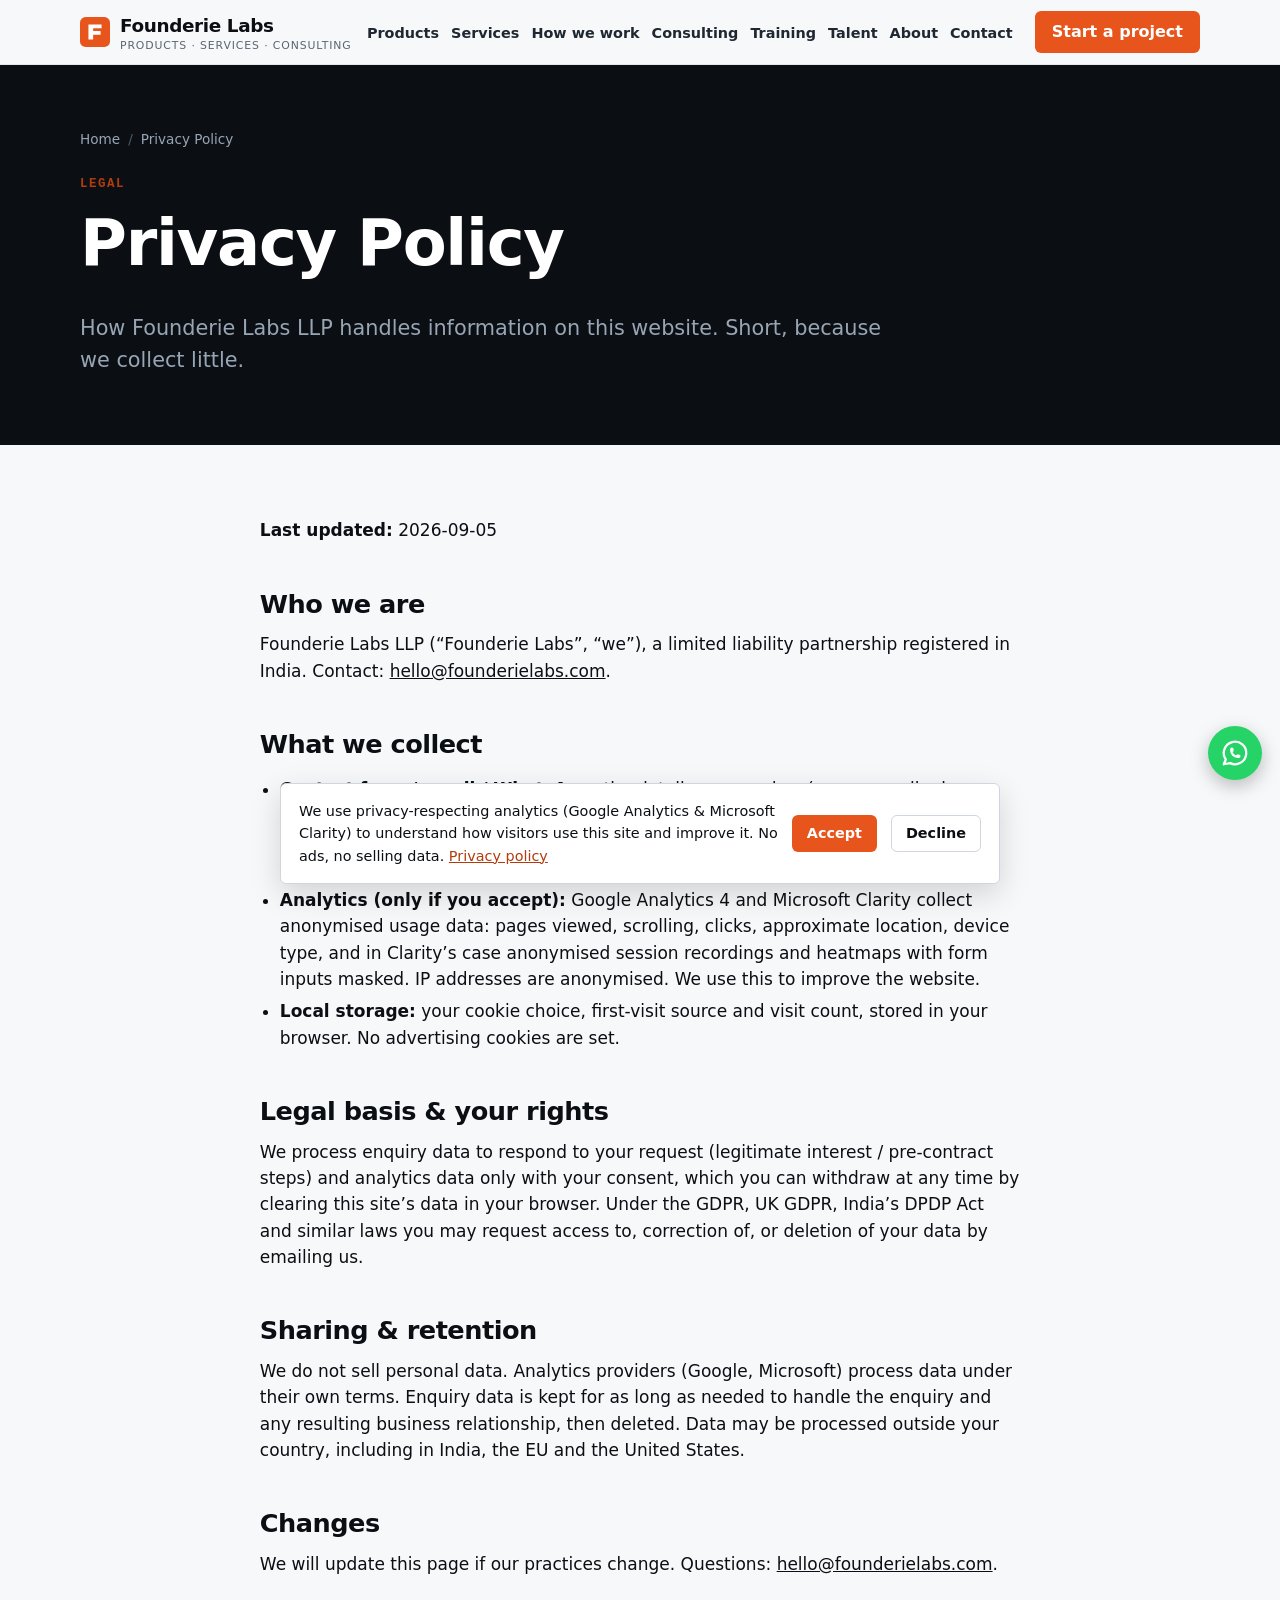
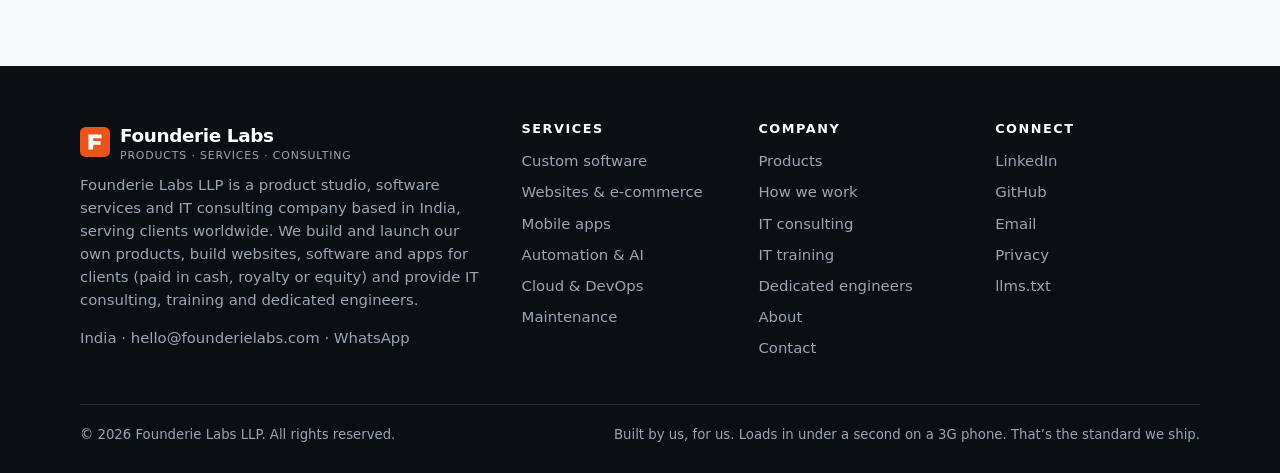
<file: privacy.html>
<!doctype html>
<html lang="en" prefix="og: https://ogp.me/ns#">
<head>
<meta charset="utf-8">
<meta name="viewport" content="width=device-width,initial-scale=1">
<title>Privacy Policy | Founderie Labs</title>
<meta name="description" content="Privacy policy for the Founderie Labs website: what we collect, analytics consent, your rights, and how to contact us.">
<meta name="robots" content="index,follow,max-image-preview:large,max-snippet:-1,max-video-preview:-1">
<link rel="canonical" href="https://founderie-labs.vercel.app/privacy">
<link rel="alternate" hreflang="en" href="https://founderie-labs.vercel.app/privacy"><link rel="alternate" hreflang="en-IN" href="https://founderie-labs.vercel.app/privacy"><link rel="alternate" hreflang="en-US" href="https://founderie-labs.vercel.app/privacy"><link rel="alternate" hreflang="en-GB" href="https://founderie-labs.vercel.app/privacy"><link rel="alternate" hreflang="x-default" href="https://founderie-labs.vercel.app/privacy">
<meta name="theme-color" content="#0b0f14">
<meta name="author" content="Founderie Labs LLP">
<meta name="geo.region" content="IN"><meta name="geo.placename" content="India"><meta name="ICBM" content="20.5937, 78.9629">
<meta property="og:type" content="website"><meta property="og:site_name" content="Founderie Labs"><meta property="og:locale" content="en_IN"><meta property="og:locale:alternate" content="en_US">
<meta property="og:title" content="Privacy Policy | Founderie Labs"><meta property="og:description" content="Privacy policy for the Founderie Labs website: what we collect, analytics consent, your rights, and how to contact us."><meta property="og:url" content="https://founderie-labs.vercel.app/privacy">
<meta property="og:image" content="https://founderie-labs.vercel.app/og.png"><meta property="og:image:width" content="1200"><meta property="og:image:height" content="630"><meta property="og:image:alt" content="Founderie Labs: product studio, software services and consulting">
<meta name="twitter:card" content="summary_large_image"><meta name="twitter:title" content="Privacy Policy | Founderie Labs"><meta name="twitter:description" content="Privacy policy for the Founderie Labs website: what we collect, analytics consent, your rights, and how to contact us."><meta name="twitter:image" content="https://founderie-labs.vercel.app/og.png">
<link rel="icon" href="/favicon.svg" type="image/svg+xml"><link rel="icon" href="/favicon.ico" sizes="32x32"><link rel="apple-touch-icon" href="/apple-touch-icon.png"><link rel="manifest" href="/site.webmanifest">
<link rel="stylesheet" href="/theme.css?v=20260912"><link rel="preload" href="/site.css?v=20260912" as="style"><link rel="stylesheet" href="/site.css?v=20260912">
<link rel="dns-prefetch" href="https://www.googletagmanager.com"><link rel="dns-prefetch" href="https://www.clarity.ms">
<script type="application/ld+json">{"@context":"https://schema.org","@graph":[{"@type":["Organization","ProfessionalService"],"@id":"https://founderie-labs.vercel.app/#org","name":"Founderie Labs","legalName":"Founderie Labs LLP","url":"https://founderie-labs.vercel.app/","logo":"https://founderie-labs.vercel.app/icon-512.png","image":"https://founderie-labs.vercel.app/og.png","description":"Founderie Labs LLP is a product studio, software services and IT consulting company in India serving clients worldwide. We build and launch our own software products, and build custom software, websites, mobile apps, automation and AI, cloud and DevOps for clients, paid in cash, royalty or equity. Also IT consulting, corporate IT training and dedicated engineers.","slogan":"You bring the idea. We forge the software.","email":"hello@founderielabs.com","telephone":"+91 99999 99999","address":{"@type":"PostalAddress","addressLocality":"India","addressCountry":"IN"},"areaServed":[{"@type":"Country","name":"India"},{"@type":"Country","name":"United States"},{"@type":"Country","name":"United Kingdom"},{"@type":"Country","name":"Canada"},{"@type":"Country","name":"Australia"},{"@type":"Country","name":"United Arab Emirates"},{"@type":"Country","name":"Singapore"},{"@type":"Country","name":"Germany"},{"@type":"Place","name":"Worldwide (remote)"}],"foundingLocation":{"@type":"Country","name":"India"},"knowsAbout":["Product development","Custom software development","Web development","Mobile app development","IT consulting","IT training","Staff augmentation","Cloud computing","DevOps","AI integration","Process automation"],"sameAs":["https://www.linkedin.com/company/founderie-labs","https://github.com/founderie-labs"],"contactPoint":[{"@type":"ContactPoint","contactType":"sales","email":"hello@founderielabs.com","telephone":"+91 99999 99999","availableLanguage":["English","Hindi"],"areaServed":"Worldwide"}],"priceRange":"$$","hasOfferCatalog":{"@type":"OfferCatalog","name":"Services","itemListElement":[{"@type":"Offer","itemOffered":{"@type":"Service","name":"Custom software development","url":"https://founderie-labs.vercel.app/services#software"}},{"@type":"Offer","itemOffered":{"@type":"Service","name":"Website and e-commerce development","url":"https://founderie-labs.vercel.app/services#web"}},{"@type":"Offer","itemOffered":{"@type":"Service","name":"Mobile app development","url":"https://founderie-labs.vercel.app/services#apps"}},{"@type":"Offer","itemOffered":{"@type":"Service","name":"Automation and AI integration","url":"https://founderie-labs.vercel.app/services#automation"}},{"@type":"Offer","itemOffered":{"@type":"Service","name":"Cloud and DevOps","url":"https://founderie-labs.vercel.app/services#cloud"}},{"@type":"Offer","itemOffered":{"@type":"Service","name":"Software maintenance and support","url":"https://founderie-labs.vercel.app/services#care"}},{"@type":"Offer","itemOffered":{"@type":"Service","name":"IT consulting","url":"https://founderie-labs.vercel.app/consulting"}},{"@type":"Offer","itemOffered":{"@type":"Service","name":"IT training","url":"https://founderie-labs.vercel.app/training"}},{"@type":"Offer","itemOffered":{"@type":"Service","name":"Dedicated engineers and staff augmentation","url":"https://founderie-labs.vercel.app/talent"}}]}},{"@type":"WebSite","@id":"https://founderie-labs.vercel.app/#website","url":"https://founderie-labs.vercel.app/","name":"Founderie Labs","publisher":{"@id":"https://founderie-labs.vercel.app/#org"},"inLanguage":"en"},{"@type":"WebPage","@id":"https://founderie-labs.vercel.app/privacy#webpage","url":"https://founderie-labs.vercel.app/privacy","name":"Privacy Policy","description":"Privacy policy for the Founderie Labs website: what we collect, analytics consent, your rights, and how to contact us.","isPartOf":{"@id":"https://founderie-labs.vercel.app/#website"},"about":{"@id":"https://founderie-labs.vercel.app/#org"},"inLanguage":"en","dateModified":"2026-09-05"},{"@type":"BreadcrumbList","itemListElement":[{"@type":"ListItem","position":1,"name":"Home","item":"https://founderie-labs.vercel.app/"},{"@type":"ListItem","position":2,"name":"Privacy Policy","item":"https://founderie-labs.vercel.app/privacy"}]}]}</script>
<script>window.FL_CONFIG={ga4:"G-XXXXXXXXXX",clarity:"xxxxxxxxxx",formEndpoint:"",formKey:"",email:"hello@founderielabs.com",debug:false};</script>
</head>
<body>
<a class="skip" href="#main">Skip to content</a>
<header class="hdr"><div class="wrap">
  <a class="logo" href="/" aria-label="Founderie Labs home"><svg class="mark" viewBox="0 0 32 32" aria-hidden="true"><rect width="32" height="32" rx="6"/><path d="M9 8h14v4h-9v3h8v4h-8v5H9z"/></svg><span>Founderie Labs<small>Products · Services · Consulting</small></span></a>
  <nav class="main" aria-label="Main"><ul><li><a href="/products">Products</a></li><li><a href="/services">Services</a></li><li><a href="/how-we-work">How we work</a></li><li><a href="/consulting">Consulting</a></li><li><a href="/training">Training</a></li><li><a href="/talent">Talent</a></li><li><a href="/about">About</a></li><li><a href="/contact">Contact</a></li></ul></nav>
  <a class="btn btn-primary cta" href="/contact" data-track="header_start_project">Start a project</a>
  <button class="burger" aria-label="Menu" aria-expanded="false" aria-controls="nav"><svg width="22" height="22" viewBox="0 0 24 24" fill="none" stroke="currentColor" stroke-width="2"><path d="M3 6h18M3 12h18M3 18h18"/></svg></button>
</div></header>
<main id="main">
<div class="page-hero"><div class="wrap">
  <nav class="crumbs" aria-label="Breadcrumb"><ol><li><a href="/">Home</a></li><li>Privacy Policy</li></ol></nav>
  <span class="eyebrow">Legal</span><h1>Privacy Policy</h1><p class="lead">How Founderie Labs LLP handles information on this website. Short, because we collect little.</p></div></div>
<section><div class="wrap prose">
 <p><b>Last updated:</b> 2026-09-05</p>
 <h2>Who we are</h2><p>Founderie Labs LLP (“Founderie Labs”, “we”), a limited liability partnership registered in India. Contact: <a href="mailto:hello@founderielabs.com">hello@founderielabs.com</a>.</p>
 <h2>What we collect</h2>
 <ul><li><b>Contact form / email / WhatsApp:</b> the details you send us (name, email, phone, company, message) plus the page you were on and, if present, the marketing tags (UTM parameters) in the link you arrived from. We use this only to reply to you and manage the enquiry.</li>
 <li><b>Analytics (only if you accept):</b> Google Analytics 4 and Microsoft Clarity collect anonymised usage data: pages viewed, scrolling, clicks, approximate location, device type, and in Clarity’s case anonymised session recordings and heatmaps with form inputs masked. IP addresses are anonymised. We use this to improve the website.</li>
 <li><b>Local storage:</b> your cookie choice, first-visit source and visit count, stored in your browser. No advertising cookies are set.</li></ul>
 <h2>Legal basis & your rights</h2><p>We process enquiry data to respond to your request (legitimate interest / pre-contract steps) and analytics data only with your consent, which you can withdraw at any time by clearing this site’s data in your browser. Under the GDPR, UK GDPR, India’s DPDP Act and similar laws you may request access to, correction of, or deletion of your data by emailing us.</p>
 <h2>Sharing & retention</h2><p>We do not sell personal data. Analytics providers (Google, Microsoft) process data under their own terms. Enquiry data is kept for as long as needed to handle the enquiry and any resulting business relationship, then deleted. Data may be processed outside your country, including in India, the EU and the United States.</p>
 <h2>Changes</h2><p>We will update this page if our practices change. Questions: <a href="mailto:hello@founderielabs.com">hello@founderielabs.com</a>.</p>
</div></section>
</main>
<footer><div class="wrap">
 <div class="cols">
  <div><a class="logo" href="/" aria-label="Founderie Labs home"><svg class="mark" viewBox="0 0 32 32" aria-hidden="true"><rect width="32" height="32" rx="6"/><path d="M9 8h14v4h-9v3h8v4h-8v5H9z"/></svg><span>Founderie Labs<small>Products · Services · Consulting</small></span></a><p>Founderie Labs LLP is a product studio, software services and IT consulting company based in India, serving clients worldwide. We build and launch our own products, build websites, software and apps for clients (paid in cash, royalty or equity) and provide IT consulting, training and dedicated engineers.</p>
   <address>India · <a href="mailto:hello@founderielabs.com">hello@founderielabs.com</a> · <a href="https://wa.me/919999999999" rel="noopener">WhatsApp</a></address></div>
  <div><h4>Services</h4><ul><li><a href="/services#software">Custom software</a></li><li><a href="/services#web">Websites &amp; e-commerce</a></li><li><a href="/services#apps">Mobile apps</a></li><li><a href="/services#automation">Automation &amp; AI</a></li><li><a href="/services#cloud">Cloud &amp; DevOps</a></li><li><a href="/services#care">Maintenance</a></li></ul></div>
  <div><h4>Company</h4><ul><li><a href="/products">Products</a></li><li><a href="/how-we-work">How we work</a></li><li><a href="/consulting">IT consulting</a></li><li><a href="/training">IT training</a></li><li><a href="/talent">Dedicated engineers</a></li><li><a href="/about">About</a></li><li><a href="/contact">Contact</a></li></ul></div>
  <div><h4>Connect</h4><ul><li><a href="https://www.linkedin.com/company/founderie-labs" rel="noopener">LinkedIn</a></li><li><a href="https://github.com/founderie-labs" rel="noopener">GitHub</a></li><li><a href="mailto:hello@founderielabs.com">Email</a></li><li><a href="/privacy">Privacy</a></li><li><a href="/llms.txt">llms.txt</a></li></ul></div>
 </div>
 <div class="legal"><span>© 2026 Founderie Labs LLP. All rights reserved.</span><span>Built by us, for us. Loads in under a second on a 3G phone. That’s the standard we ship.</span></div>
</div></footer>
<div class="consent" id="consent" role="dialog" aria-live="polite" aria-label="Cookie consent">
  <p>We use privacy-respecting analytics (Google Analytics &amp; Microsoft Clarity) to understand how visitors use this site and improve it. No ads, no selling data. <a href="/privacy">Privacy policy</a></p>
  <button class="btn btn-primary" id="consent-accept">Accept</button><button class="btn btn-ghost" id="consent-decline">Decline</button>
</div>
<a class="wa" href="https://wa.me/919999999999?text=Hi%20Founderie%20Labs%2C%20I%27d%20like%20to%20discuss%20a%20project." rel="noopener" aria-label="Chat on WhatsApp" data-track="whatsapp_float"><svg class="" viewBox="0 0 24 24" fill="none" stroke="currentColor" stroke-width="1.8" stroke-linecap="round" stroke-linejoin="round" aria-hidden="true"><path d="M3 21l1.65-3.8a9 9 0 1 1 3.4 2.9L3 21"/><path d="M9 10a.5.5 0 0 0 1 0V9a.5.5 0 0 0-1 0v1a5 5 0 0 0 5 5h1a.5.5 0 0 0 0-1h-1a.5.5 0 0 0 0 1"/></svg></a>
<script src="/site.js?v=20260912" defer></script>
</body>
</html>
</file>
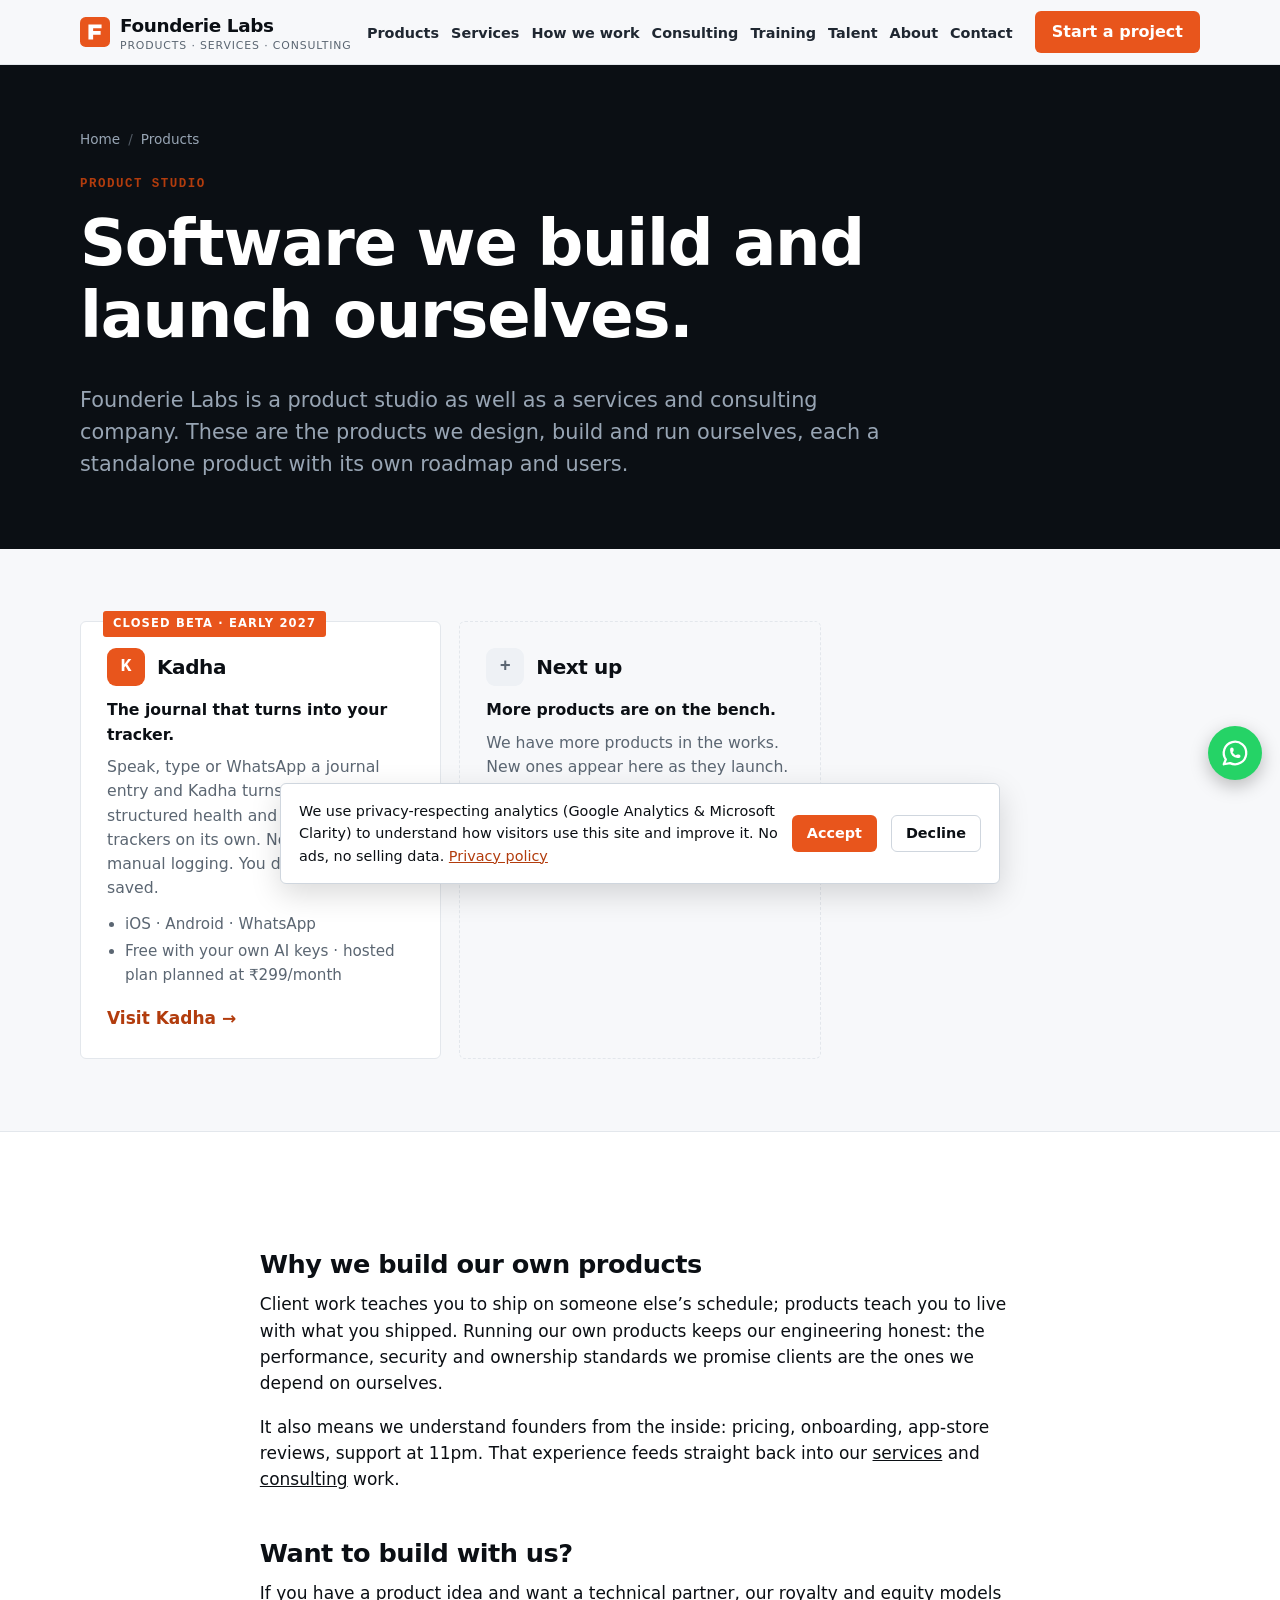
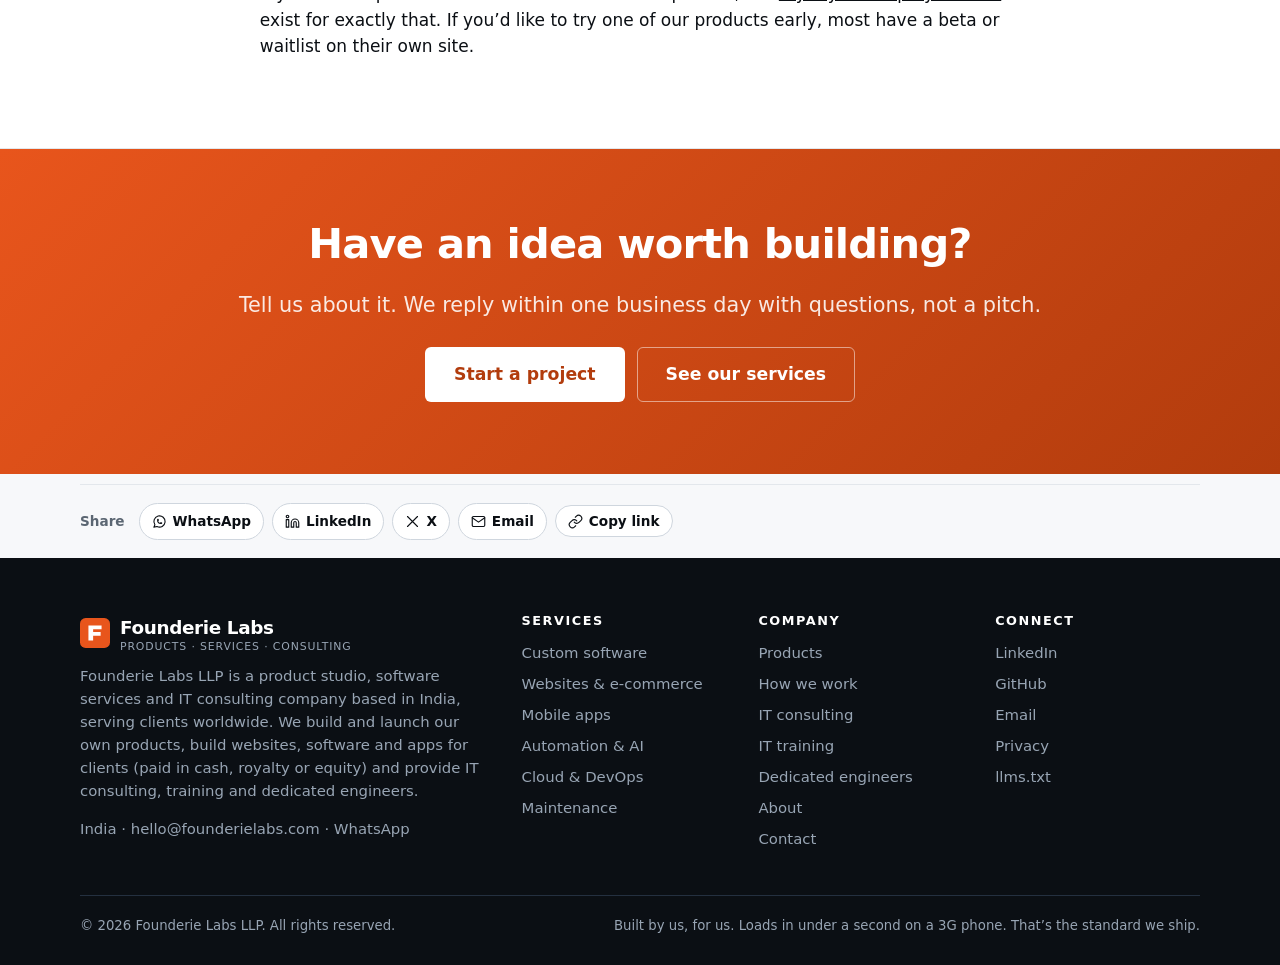
<file: products.html>
<!doctype html>
<html lang="en" prefix="og: https://ogp.me/ns#">
<head>
<meta charset="utf-8">
<meta name="viewport" content="width=device-width,initial-scale=1">
<title>Products: Software We Build and Launch Ourselves | Founderie Labs</title>
<meta name="description" content="The independent software products Founderie Labs designs, builds and launches under its own name, starting with Kadha, the journal that turns into your tracker. New products are added as they ship.">
<meta name="robots" content="index,follow,max-image-preview:large,max-snippet:-1,max-video-preview:-1">
<link rel="canonical" href="https://founderie-labs.vercel.app/products">
<link rel="alternate" hreflang="en" href="https://founderie-labs.vercel.app/products"><link rel="alternate" hreflang="en-IN" href="https://founderie-labs.vercel.app/products"><link rel="alternate" hreflang="en-US" href="https://founderie-labs.vercel.app/products"><link rel="alternate" hreflang="en-GB" href="https://founderie-labs.vercel.app/products"><link rel="alternate" hreflang="x-default" href="https://founderie-labs.vercel.app/products">
<meta name="theme-color" content="#0b0f14">
<meta name="author" content="Founderie Labs LLP">
<meta name="geo.region" content="IN"><meta name="geo.placename" content="India"><meta name="ICBM" content="20.5937, 78.9629">
<meta property="og:type" content="website"><meta property="og:site_name" content="Founderie Labs"><meta property="og:locale" content="en_IN"><meta property="og:locale:alternate" content="en_US">
<meta property="og:title" content="Products: Software We Build and Launch Ourselves | Founderie Labs"><meta property="og:description" content="The independent software products Founderie Labs designs, builds and launches under its own name, starting with Kadha, the journal that turns into your tracker. New products are added as they ship."><meta property="og:url" content="https://founderie-labs.vercel.app/products">
<meta property="og:image" content="https://founderie-labs.vercel.app/og.png"><meta property="og:image:width" content="1200"><meta property="og:image:height" content="630"><meta property="og:image:alt" content="Founderie Labs: product studio, software services and consulting">
<meta name="twitter:card" content="summary_large_image"><meta name="twitter:title" content="Products: Software We Build and Launch Ourselves | Founderie Labs"><meta name="twitter:description" content="The independent software products Founderie Labs designs, builds and launches under its own name, starting with Kadha, the journal that turns into your tracker. New products are added as they ship."><meta name="twitter:image" content="https://founderie-labs.vercel.app/og.png">
<link rel="icon" href="/favicon.svg" type="image/svg+xml"><link rel="icon" href="/favicon.ico" sizes="32x32"><link rel="apple-touch-icon" href="/apple-touch-icon.png"><link rel="manifest" href="/site.webmanifest">
<link rel="stylesheet" href="/theme.css?v=20260912"><link rel="preload" href="/site.css?v=20260912" as="style"><link rel="stylesheet" href="/site.css?v=20260912">
<link rel="dns-prefetch" href="https://www.googletagmanager.com"><link rel="dns-prefetch" href="https://www.clarity.ms">
<script type="application/ld+json">{"@context":"https://schema.org","@graph":[{"@type":["Organization","ProfessionalService"],"@id":"https://founderie-labs.vercel.app/#org","name":"Founderie Labs","legalName":"Founderie Labs LLP","url":"https://founderie-labs.vercel.app/","logo":"https://founderie-labs.vercel.app/icon-512.png","image":"https://founderie-labs.vercel.app/og.png","description":"Founderie Labs LLP is a product studio, software services and IT consulting company in India serving clients worldwide. We build and launch our own software products, and build custom software, websites, mobile apps, automation and AI, cloud and DevOps for clients, paid in cash, royalty or equity. Also IT consulting, corporate IT training and dedicated engineers.","slogan":"You bring the idea. We forge the software.","email":"hello@founderielabs.com","telephone":"+91 99999 99999","address":{"@type":"PostalAddress","addressLocality":"India","addressCountry":"IN"},"areaServed":[{"@type":"Country","name":"India"},{"@type":"Country","name":"United States"},{"@type":"Country","name":"United Kingdom"},{"@type":"Country","name":"Canada"},{"@type":"Country","name":"Australia"},{"@type":"Country","name":"United Arab Emirates"},{"@type":"Country","name":"Singapore"},{"@type":"Country","name":"Germany"},{"@type":"Place","name":"Worldwide (remote)"}],"foundingLocation":{"@type":"Country","name":"India"},"knowsAbout":["Product development","Custom software development","Web development","Mobile app development","IT consulting","IT training","Staff augmentation","Cloud computing","DevOps","AI integration","Process automation"],"sameAs":["https://www.linkedin.com/company/founderie-labs","https://github.com/founderie-labs"],"contactPoint":[{"@type":"ContactPoint","contactType":"sales","email":"hello@founderielabs.com","telephone":"+91 99999 99999","availableLanguage":["English","Hindi"],"areaServed":"Worldwide"}],"priceRange":"$$","hasOfferCatalog":{"@type":"OfferCatalog","name":"Services","itemListElement":[{"@type":"Offer","itemOffered":{"@type":"Service","name":"Custom software development","url":"https://founderie-labs.vercel.app/services#software"}},{"@type":"Offer","itemOffered":{"@type":"Service","name":"Website and e-commerce development","url":"https://founderie-labs.vercel.app/services#web"}},{"@type":"Offer","itemOffered":{"@type":"Service","name":"Mobile app development","url":"https://founderie-labs.vercel.app/services#apps"}},{"@type":"Offer","itemOffered":{"@type":"Service","name":"Automation and AI integration","url":"https://founderie-labs.vercel.app/services#automation"}},{"@type":"Offer","itemOffered":{"@type":"Service","name":"Cloud and DevOps","url":"https://founderie-labs.vercel.app/services#cloud"}},{"@type":"Offer","itemOffered":{"@type":"Service","name":"Software maintenance and support","url":"https://founderie-labs.vercel.app/services#care"}},{"@type":"Offer","itemOffered":{"@type":"Service","name":"IT consulting","url":"https://founderie-labs.vercel.app/consulting"}},{"@type":"Offer","itemOffered":{"@type":"Service","name":"IT training","url":"https://founderie-labs.vercel.app/training"}},{"@type":"Offer","itemOffered":{"@type":"Service","name":"Dedicated engineers and staff augmentation","url":"https://founderie-labs.vercel.app/talent"}}]}},{"@type":"WebSite","@id":"https://founderie-labs.vercel.app/#website","url":"https://founderie-labs.vercel.app/","name":"Founderie Labs","publisher":{"@id":"https://founderie-labs.vercel.app/#org"},"inLanguage":"en"},{"@type":"CollectionPage","@id":"https://founderie-labs.vercel.app/products#webpage","url":"https://founderie-labs.vercel.app/products","name":"Products: Software We Build and Launch Ourselves","description":"The independent software products Founderie Labs designs, builds and launches under its own name, starting with Kadha, the journal that turns into your tracker. New products are added as they ship.","isPartOf":{"@id":"https://founderie-labs.vercel.app/#website"},"about":{"@id":"https://founderie-labs.vercel.app/#org"},"inLanguage":"en","dateModified":"2026-09-11"},{"@type":"BreadcrumbList","itemListElement":[{"@type":"ListItem","position":1,"name":"Home","item":"https://founderie-labs.vercel.app/"},{"@type":"ListItem","position":2,"name":"Products: Software We Build and Launch Ourselves","item":"https://founderie-labs.vercel.app/products"}]}]}</script>
<script>window.FL_CONFIG={ga4:"G-XXXXXXXXXX",clarity:"xxxxxxxxxx",formEndpoint:"",formKey:"",email:"hello@founderielabs.com",debug:false};</script>
</head>
<body>
<a class="skip" href="#main">Skip to content</a>
<header class="hdr"><div class="wrap">
  <a class="logo" href="/" aria-label="Founderie Labs home"><svg class="mark" viewBox="0 0 32 32" aria-hidden="true"><rect width="32" height="32" rx="6"/><path d="M9 8h14v4h-9v3h8v4h-8v5H9z"/></svg><span>Founderie Labs<small>Products · Services · Consulting</small></span></a>
  <nav class="main" aria-label="Main"><ul><li><a href="/products">Products</a></li><li><a href="/services">Services</a></li><li><a href="/how-we-work">How we work</a></li><li><a href="/consulting">Consulting</a></li><li><a href="/training">Training</a></li><li><a href="/talent">Talent</a></li><li><a href="/about">About</a></li><li><a href="/contact">Contact</a></li></ul></nav>
  <a class="btn btn-primary cta" href="/contact" data-track="header_start_project">Start a project</a>
  <button class="burger" aria-label="Menu" aria-expanded="false" aria-controls="nav"><svg width="22" height="22" viewBox="0 0 24 24" fill="none" stroke="currentColor" stroke-width="2"><path d="M3 6h18M3 12h18M3 18h18"/></svg></button>
</div></header>
<main id="main">
<div class="page-hero"><div class="wrap">
  <nav class="crumbs" aria-label="Breadcrumb"><ol><li><a href="/">Home</a></li><li>Products</li></ol></nav>
  <span class="eyebrow">Product studio</span><h1>Software we build and launch ourselves.</h1><p class="lead">Founderie Labs is a product studio as well as a services and consulting company. These are the products we design, build and run ourselves, each a standalone product with its own roadmap and users.</p></div></div>
<section><div class="wrap">
  <div class="grid g3">
<!-- ===== PRODUCTS: copy one <div class="card product"> block per product. Keep this list in sync with products.html ===== -->
   <div class="card product"><span class="tag">Closed beta · early 2027</span>
    <div class="p-head"><span class="p-logo" aria-hidden="true">K</span><h3>Kadha</h3></div>
    <p class="p-tag">The journal that turns into your tracker.</p>
    <p>Speak, type or WhatsApp a journal entry and Kadha turns it into structured health and wellness trackers on its own. No forms, no manual logging. You decide what gets saved.</p>
    <ul><li>iOS · Android · WhatsApp</li><li>Free with your own AI keys · hosted plan planned at ₹299/month</li></ul>
    <a class="more" href="https://kadha-flame.vercel.app/" rel="noopener" target="_blank" data-track="product_kadha">Visit Kadha →</a>
   </div>
   <div class="card product soon">
    <div class="p-head"><span class="p-logo" aria-hidden="true">+</span><h3>Next up</h3></div>
    <p class="p-tag">More products are on the bench.</p>
    <p>We have more products in the works. New ones appear here as they launch. Check back, or follow us on LinkedIn.</p>
    <a class="more" href="https://www.linkedin.com/company/founderie-labs" rel="noopener" data-track="product_follow">Follow for launches →</a>
   </div>
<!-- ===== /PRODUCTS ===== -->
  </div>
</div></section>
<section class="white"><div class="wrap prose">
 <h2>Why we build our own products</h2>
 <p>Client work teaches you to ship on someone else’s schedule; products teach you to live with what you shipped. Running our own products keeps our engineering honest: the performance, security and ownership standards we promise clients are the ones we depend on ourselves.</p>
 <p>It also means we understand founders from the inside: pricing, onboarding, app-store reviews, support at 11pm. That experience feeds straight back into our <a href="/services">services</a> and <a href="/consulting">consulting</a> work.</p>
 <h2>Want to build with us?</h2>
 <p>If you have a product idea and want a technical partner, our <a href="/how-we-work">royalty and equity models</a> exist for exactly that. If you’d like to try one of our products early, most have a beta or waitlist on their own site.</p>
</div></section>
<section class="cta-band" id="cta"><div class="wrap">
  <h2>Have an idea worth building?</h2><p class="lead">Tell us about it. We reply within one business day with questions, not a pitch.</p>
  <div style="display:flex;gap:12px;justify-content:center;flex-wrap:wrap">
    <a class="btn btn-primary btn-lg" href="/contact" data-track="band_primary">Start a project</a>
    <a class="btn btn-ghost btn-lg" href="/services" data-track="band_secondary">See our services</a>
  </div></div></section>
<div class="wrap"><div class="share" aria-label="Share this page"><span>Share</span>
  <a data-share="whatsapp" href="#" rel="noopener" target="_blank"><svg class="" viewBox="0 0 24 24" fill="none" stroke="currentColor" stroke-width="1.8" stroke-linecap="round" stroke-linejoin="round" aria-hidden="true"><path d="M3 21l1.65-3.8a9 9 0 1 1 3.4 2.9L3 21"/><path d="M9 10a.5.5 0 0 0 1 0V9a.5.5 0 0 0-1 0v1a5 5 0 0 0 5 5h1a.5.5 0 0 0 0-1h-1a.5.5 0 0 0 0 1"/></svg>WhatsApp</a>
  <a data-share="linkedin" href="#" rel="noopener" target="_blank"><svg class="" viewBox="0 0 24 24" fill="none" stroke="currentColor" stroke-width="1.8" stroke-linecap="round" stroke-linejoin="round" aria-hidden="true"><path d="M16 8a6 6 0 0 1 6 6v7h-4v-7a2 2 0 0 0-4 0v7h-4v-7a6 6 0 0 1 6-6z"/><rect x="2" y="9" width="4" height="12"/><circle cx="4" cy="4" r="2"/></svg>LinkedIn</a>
  <a data-share="x" href="#" rel="noopener" target="_blank"><svg class="" viewBox="0 0 24 24" fill="none" stroke="currentColor" stroke-width="1.8" stroke-linecap="round" stroke-linejoin="round" aria-hidden="true"><path d="M4 4l16 16M20 4 4 20"/></svg>X</a>
  <a data-share="email" href="#"><svg class="" viewBox="0 0 24 24" fill="none" stroke="currentColor" stroke-width="1.8" stroke-linecap="round" stroke-linejoin="round" aria-hidden="true"><rect x="2" y="4" width="20" height="16" rx="2"/><path d="m22 6-10 7L2 6"/></svg>Email</a>
  <button type="button" data-copy><svg class="" viewBox="0 0 24 24" fill="none" stroke="currentColor" stroke-width="1.8" stroke-linecap="round" stroke-linejoin="round" aria-hidden="true"><path d="M10 13a5 5 0 0 0 7.54.54l3-3a5 5 0 0 0-7.07-7.07l-1.72 1.71"/><path d="M14 11a5 5 0 0 0-7.54-.54l-3 3a5 5 0 0 0 7.07 7.07l1.71-1.71"/></svg>Copy link</button>
  <button type="button" data-native><svg class="" viewBox="0 0 24 24" fill="none" stroke="currentColor" stroke-width="1.8" stroke-linecap="round" stroke-linejoin="round" aria-hidden="true"><circle cx="18" cy="5" r="3"/><circle cx="6" cy="12" r="3"/><circle cx="18" cy="19" r="3"/><path d="m8.6 13.5 6.8 4M15.4 6.5l-6.8 4"/></svg>Share…</button>
</div></div>
</main>
<footer><div class="wrap">
 <div class="cols">
  <div><a class="logo" href="/" aria-label="Founderie Labs home"><svg class="mark" viewBox="0 0 32 32" aria-hidden="true"><rect width="32" height="32" rx="6"/><path d="M9 8h14v4h-9v3h8v4h-8v5H9z"/></svg><span>Founderie Labs<small>Products · Services · Consulting</small></span></a><p>Founderie Labs LLP is a product studio, software services and IT consulting company based in India, serving clients worldwide. We build and launch our own products, build websites, software and apps for clients (paid in cash, royalty or equity) and provide IT consulting, training and dedicated engineers.</p>
   <address>India · <a href="mailto:hello@founderielabs.com">hello@founderielabs.com</a> · <a href="https://wa.me/919999999999" rel="noopener">WhatsApp</a></address></div>
  <div><h4>Services</h4><ul><li><a href="/services#software">Custom software</a></li><li><a href="/services#web">Websites &amp; e-commerce</a></li><li><a href="/services#apps">Mobile apps</a></li><li><a href="/services#automation">Automation &amp; AI</a></li><li><a href="/services#cloud">Cloud &amp; DevOps</a></li><li><a href="/services#care">Maintenance</a></li></ul></div>
  <div><h4>Company</h4><ul><li><a href="/products">Products</a></li><li><a href="/how-we-work">How we work</a></li><li><a href="/consulting">IT consulting</a></li><li><a href="/training">IT training</a></li><li><a href="/talent">Dedicated engineers</a></li><li><a href="/about">About</a></li><li><a href="/contact">Contact</a></li></ul></div>
  <div><h4>Connect</h4><ul><li><a href="https://www.linkedin.com/company/founderie-labs" rel="noopener">LinkedIn</a></li><li><a href="https://github.com/founderie-labs" rel="noopener">GitHub</a></li><li><a href="mailto:hello@founderielabs.com">Email</a></li><li><a href="/privacy">Privacy</a></li><li><a href="/llms.txt">llms.txt</a></li></ul></div>
 </div>
 <div class="legal"><span>© 2026 Founderie Labs LLP. All rights reserved.</span><span>Built by us, for us. Loads in under a second on a 3G phone. That’s the standard we ship.</span></div>
</div></footer>
<div class="consent" id="consent" role="dialog" aria-live="polite" aria-label="Cookie consent">
  <p>We use privacy-respecting analytics (Google Analytics &amp; Microsoft Clarity) to understand how visitors use this site and improve it. No ads, no selling data. <a href="/privacy">Privacy policy</a></p>
  <button class="btn btn-primary" id="consent-accept">Accept</button><button class="btn btn-ghost" id="consent-decline">Decline</button>
</div>
<a class="wa" href="https://wa.me/919999999999?text=Hi%20Founderie%20Labs%2C%20I%27d%20like%20to%20discuss%20a%20project." rel="noopener" aria-label="Chat on WhatsApp" data-track="whatsapp_float"><svg class="" viewBox="0 0 24 24" fill="none" stroke="currentColor" stroke-width="1.8" stroke-linecap="round" stroke-linejoin="round" aria-hidden="true"><path d="M3 21l1.65-3.8a9 9 0 1 1 3.4 2.9L3 21"/><path d="M9 10a.5.5 0 0 0 1 0V9a.5.5 0 0 0-1 0v1a5 5 0 0 0 5 5h1a.5.5 0 0 0 0-1h-1a.5.5 0 0 0 0 1"/></svg></a>
<script src="/site.js?v=20260912" defer></script>
</body>
</html>
</file>
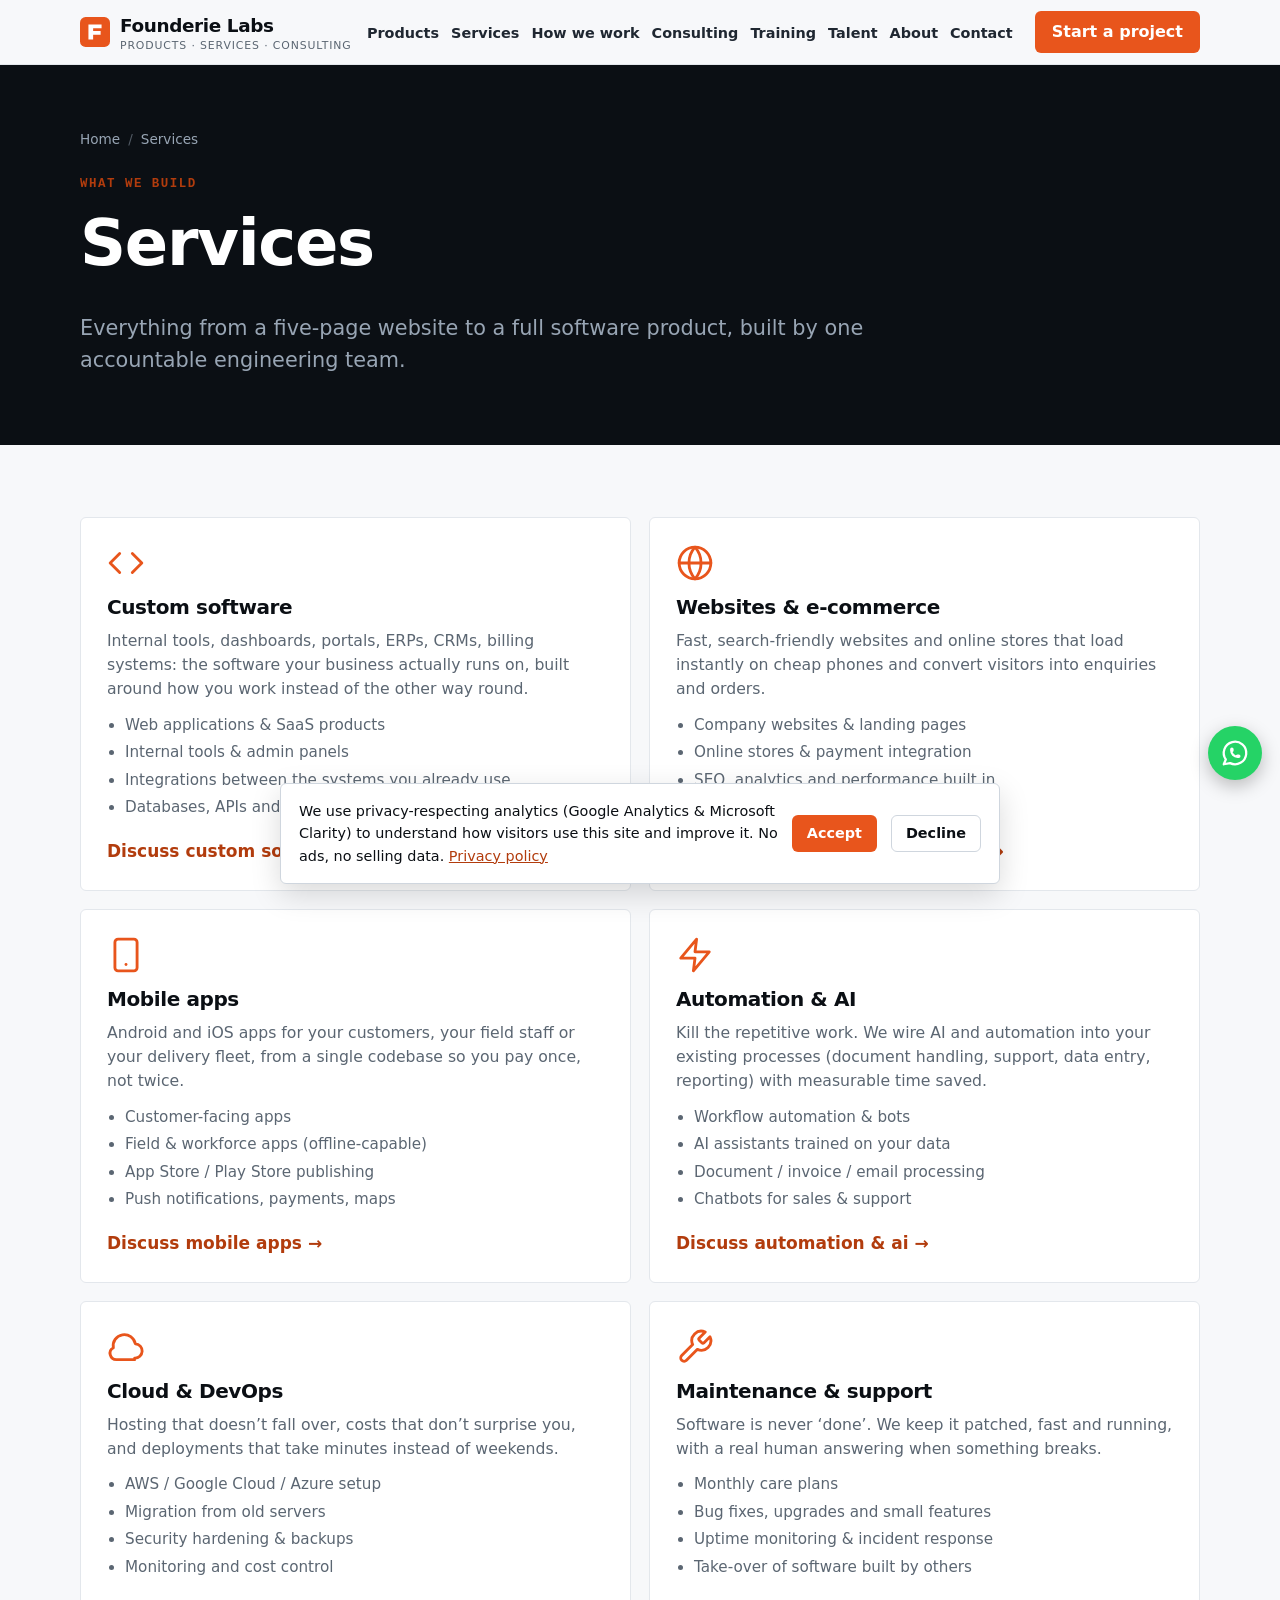
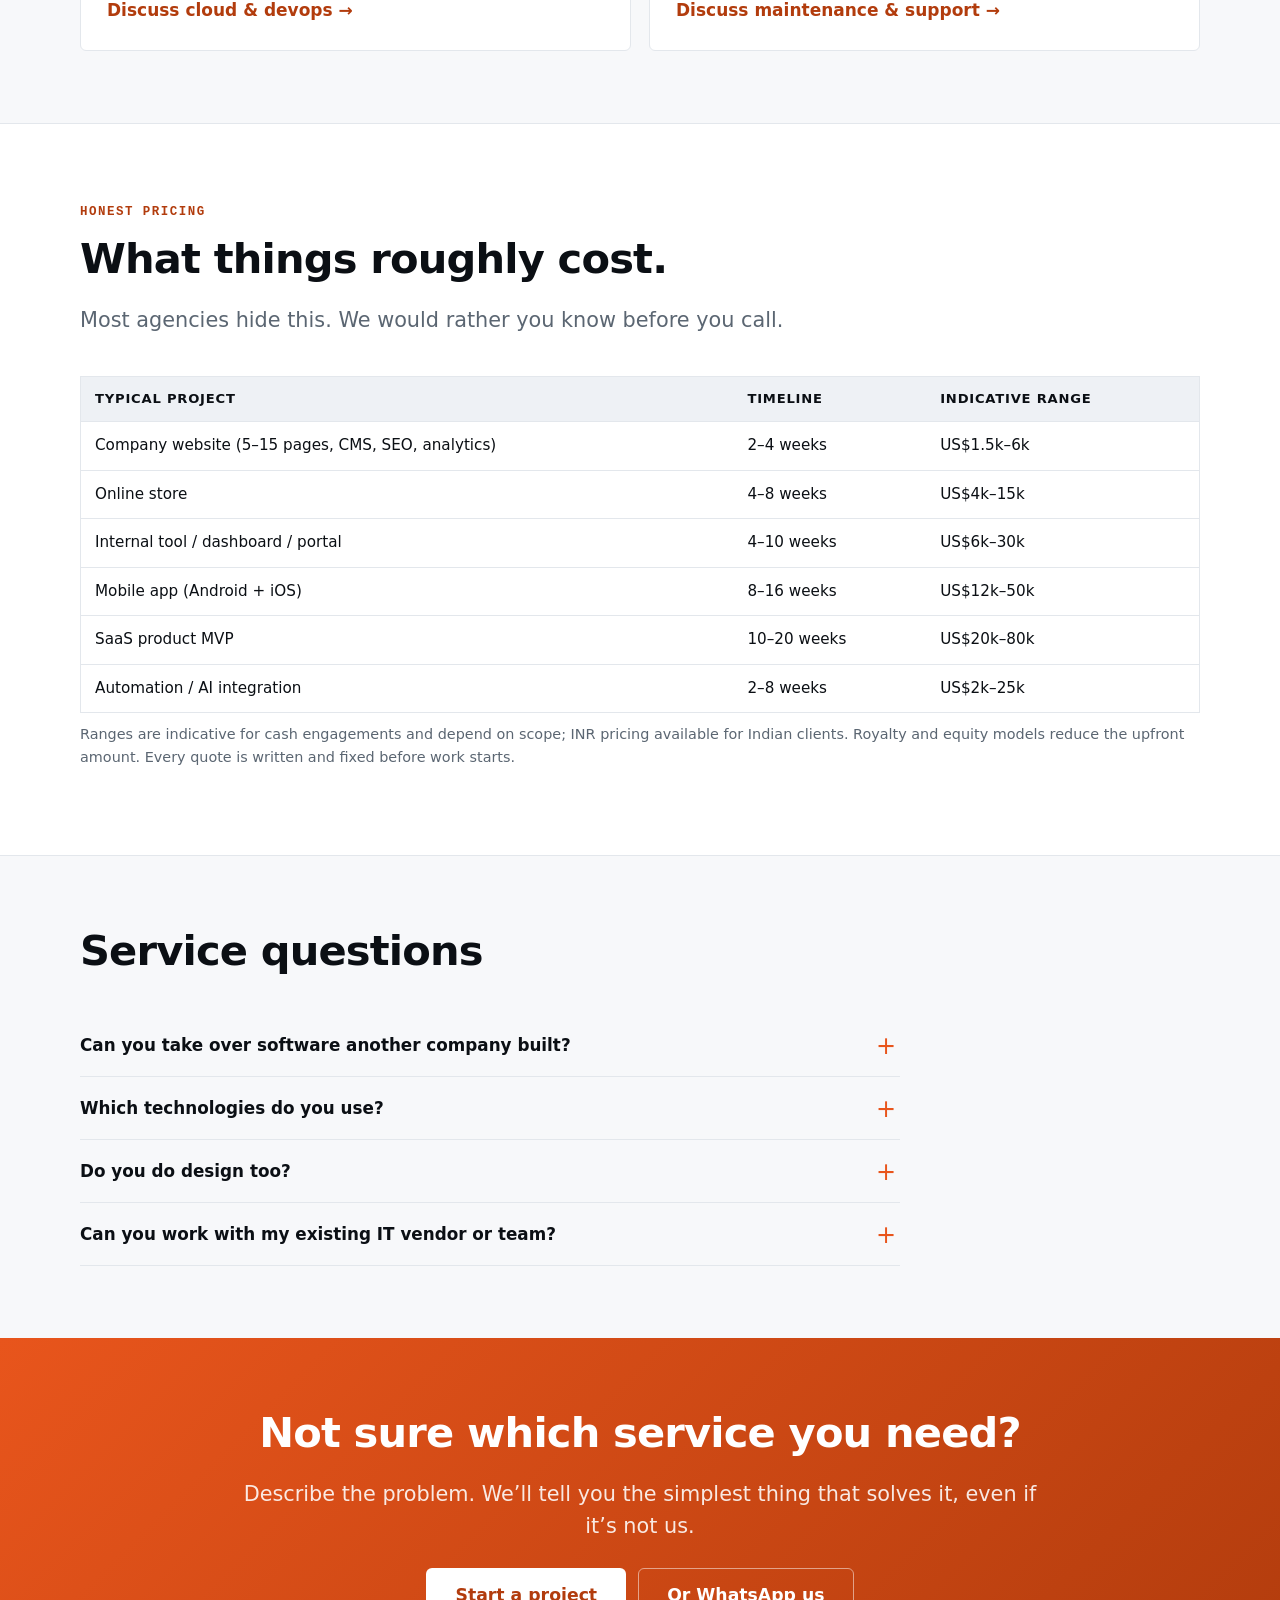
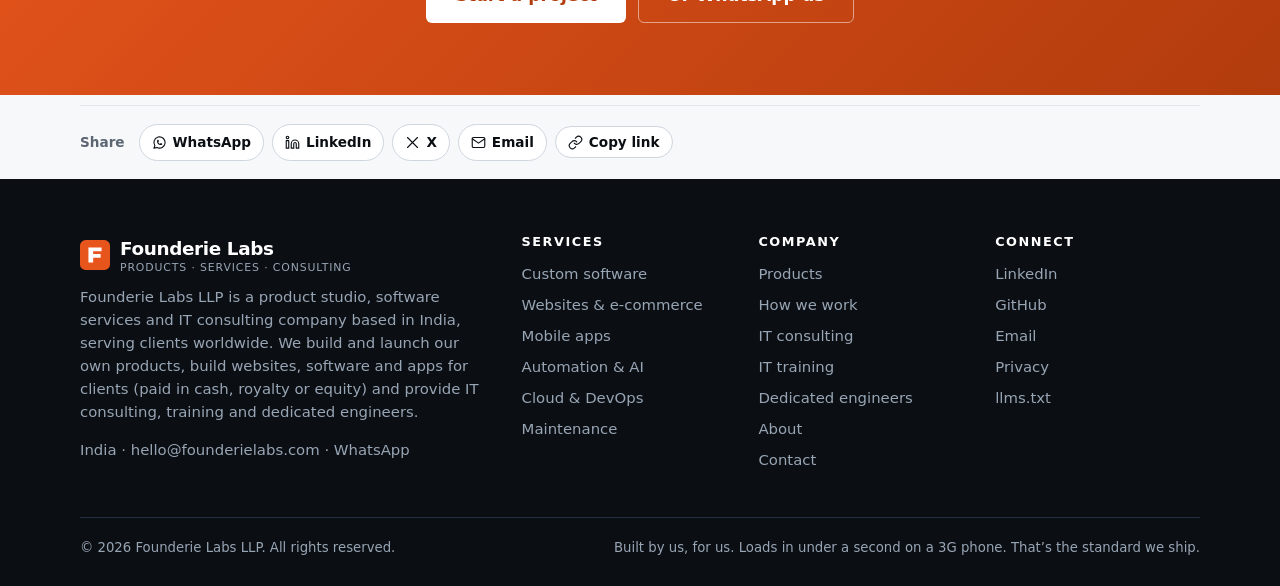
<file: services.html>
<!doctype html>
<html lang="en" prefix="og: https://ogp.me/ns#">
<head>
<meta charset="utf-8">
<meta name="viewport" content="width=device-width,initial-scale=1">
<title>Software, Website & App Development Services | Founderie Labs</title>
<meta name="description" content="Custom software, websites, e-commerce, mobile apps, automation & AI, cloud/DevOps and maintenance, with transparent indicative pricing. Founderie Labs, India, serving clients worldwide.">
<meta name="robots" content="index,follow,max-image-preview:large,max-snippet:-1,max-video-preview:-1">
<link rel="canonical" href="https://founderie-labs.vercel.app/services">
<link rel="alternate" hreflang="en" href="https://founderie-labs.vercel.app/services"><link rel="alternate" hreflang="en-IN" href="https://founderie-labs.vercel.app/services"><link rel="alternate" hreflang="en-US" href="https://founderie-labs.vercel.app/services"><link rel="alternate" hreflang="en-GB" href="https://founderie-labs.vercel.app/services"><link rel="alternate" hreflang="x-default" href="https://founderie-labs.vercel.app/services">
<meta name="theme-color" content="#0b0f14">
<meta name="author" content="Founderie Labs LLP">
<meta name="geo.region" content="IN"><meta name="geo.placename" content="India"><meta name="ICBM" content="20.5937, 78.9629">
<meta property="og:type" content="website"><meta property="og:site_name" content="Founderie Labs"><meta property="og:locale" content="en_IN"><meta property="og:locale:alternate" content="en_US">
<meta property="og:title" content="Software, Website & App Development Services | Founderie Labs"><meta property="og:description" content="Custom software, websites, e-commerce, mobile apps, automation & AI, cloud/DevOps and maintenance, with transparent indicative pricing. Founderie Labs, India, serving clients worldwide."><meta property="og:url" content="https://founderie-labs.vercel.app/services">
<meta property="og:image" content="https://founderie-labs.vercel.app/og.png"><meta property="og:image:width" content="1200"><meta property="og:image:height" content="630"><meta property="og:image:alt" content="Founderie Labs: product studio, software services and consulting">
<meta name="twitter:card" content="summary_large_image"><meta name="twitter:title" content="Software, Website & App Development Services | Founderie Labs"><meta name="twitter:description" content="Custom software, websites, e-commerce, mobile apps, automation & AI, cloud/DevOps and maintenance, with transparent indicative pricing. Founderie Labs, India, serving clients worldwide."><meta name="twitter:image" content="https://founderie-labs.vercel.app/og.png">
<link rel="icon" href="/favicon.svg" type="image/svg+xml"><link rel="icon" href="/favicon.ico" sizes="32x32"><link rel="apple-touch-icon" href="/apple-touch-icon.png"><link rel="manifest" href="/site.webmanifest">
<link rel="stylesheet" href="/theme.css?v=20260912"><link rel="preload" href="/site.css?v=20260912" as="style"><link rel="stylesheet" href="/site.css?v=20260912">
<link rel="dns-prefetch" href="https://www.googletagmanager.com"><link rel="dns-prefetch" href="https://www.clarity.ms">
<script type="application/ld+json">{"@context":"https://schema.org","@graph":[{"@type":["Organization","ProfessionalService"],"@id":"https://founderie-labs.vercel.app/#org","name":"Founderie Labs","legalName":"Founderie Labs LLP","url":"https://founderie-labs.vercel.app/","logo":"https://founderie-labs.vercel.app/icon-512.png","image":"https://founderie-labs.vercel.app/og.png","description":"Founderie Labs LLP is a product studio, software services and IT consulting company in India serving clients worldwide. We build and launch our own software products, and build custom software, websites, mobile apps, automation and AI, cloud and DevOps for clients, paid in cash, royalty or equity. Also IT consulting, corporate IT training and dedicated engineers.","slogan":"You bring the idea. We forge the software.","email":"hello@founderielabs.com","telephone":"+91 99999 99999","address":{"@type":"PostalAddress","addressLocality":"India","addressCountry":"IN"},"areaServed":[{"@type":"Country","name":"India"},{"@type":"Country","name":"United States"},{"@type":"Country","name":"United Kingdom"},{"@type":"Country","name":"Canada"},{"@type":"Country","name":"Australia"},{"@type":"Country","name":"United Arab Emirates"},{"@type":"Country","name":"Singapore"},{"@type":"Country","name":"Germany"},{"@type":"Place","name":"Worldwide (remote)"}],"foundingLocation":{"@type":"Country","name":"India"},"knowsAbout":["Product development","Custom software development","Web development","Mobile app development","IT consulting","IT training","Staff augmentation","Cloud computing","DevOps","AI integration","Process automation"],"sameAs":["https://www.linkedin.com/company/founderie-labs","https://github.com/founderie-labs"],"contactPoint":[{"@type":"ContactPoint","contactType":"sales","email":"hello@founderielabs.com","telephone":"+91 99999 99999","availableLanguage":["English","Hindi"],"areaServed":"Worldwide"}],"priceRange":"$$","hasOfferCatalog":{"@type":"OfferCatalog","name":"Services","itemListElement":[{"@type":"Offer","itemOffered":{"@type":"Service","name":"Custom software development","url":"https://founderie-labs.vercel.app/services#software"}},{"@type":"Offer","itemOffered":{"@type":"Service","name":"Website and e-commerce development","url":"https://founderie-labs.vercel.app/services#web"}},{"@type":"Offer","itemOffered":{"@type":"Service","name":"Mobile app development","url":"https://founderie-labs.vercel.app/services#apps"}},{"@type":"Offer","itemOffered":{"@type":"Service","name":"Automation and AI integration","url":"https://founderie-labs.vercel.app/services#automation"}},{"@type":"Offer","itemOffered":{"@type":"Service","name":"Cloud and DevOps","url":"https://founderie-labs.vercel.app/services#cloud"}},{"@type":"Offer","itemOffered":{"@type":"Service","name":"Software maintenance and support","url":"https://founderie-labs.vercel.app/services#care"}},{"@type":"Offer","itemOffered":{"@type":"Service","name":"IT consulting","url":"https://founderie-labs.vercel.app/consulting"}},{"@type":"Offer","itemOffered":{"@type":"Service","name":"IT training","url":"https://founderie-labs.vercel.app/training"}},{"@type":"Offer","itemOffered":{"@type":"Service","name":"Dedicated engineers and staff augmentation","url":"https://founderie-labs.vercel.app/talent"}}]}},{"@type":"WebSite","@id":"https://founderie-labs.vercel.app/#website","url":"https://founderie-labs.vercel.app/","name":"Founderie Labs","publisher":{"@id":"https://founderie-labs.vercel.app/#org"},"inLanguage":"en"},{"@type":"CollectionPage","@id":"https://founderie-labs.vercel.app/services#webpage","url":"https://founderie-labs.vercel.app/services","name":"Software, Website & App Development Services","description":"Custom software, websites, e-commerce, mobile apps, automation & AI, cloud/DevOps and maintenance, with transparent indicative pricing. Founderie Labs, India, serving clients worldwide.","isPartOf":{"@id":"https://founderie-labs.vercel.app/#website"},"about":{"@id":"https://founderie-labs.vercel.app/#org"},"inLanguage":"en","dateModified":"2026-09-05"},{"@type":"BreadcrumbList","itemListElement":[{"@type":"ListItem","position":1,"name":"Home","item":"https://founderie-labs.vercel.app/"},{"@type":"ListItem","position":2,"name":"Software, Website & App Development Services","item":"https://founderie-labs.vercel.app/services"}]},{"@type":"FAQPage","mainEntity":[{"@type":"Question","name":"Can you take over software another company built?","acceptedAnswer":{"@type":"Answer","text":"Yes. We start with a paid technical audit (usually 1–2 weeks), tell you honestly whether it is worth keeping, and then either maintain it or plan a replacement."}},{"@type":"Question","name":"Which technologies do you use?","acceptedAnswer":{"@type":"Answer","text":"Whatever fits the job and can be maintained for years: typically TypeScript/React/Next.js for web, Flutter or React Native for mobile, Node.js, Python or Go for backends, PostgreSQL, and AWS or Google Cloud. We avoid exotic tools that lock you in."}},{"@type":"Question","name":"Do you do design too?","acceptedAnswer":{"@type":"Answer","text":"Yes. User-experience and interface design are part of every build. You will see and approve clickable designs before development starts."}},{"@type":"Question","name":"Can you work with my existing IT vendor or team?","acceptedAnswer":{"@type":"Answer","text":"Absolutely. We regularly work alongside in-house teams and other vendors, and we document everything so hand-offs are clean."}}]}]}</script>
<script>window.FL_CONFIG={ga4:"G-XXXXXXXXXX",clarity:"xxxxxxxxxx",formEndpoint:"",formKey:"",email:"hello@founderielabs.com",debug:false};</script>
</head>
<body>
<a class="skip" href="#main">Skip to content</a>
<header class="hdr"><div class="wrap">
  <a class="logo" href="/" aria-label="Founderie Labs home"><svg class="mark" viewBox="0 0 32 32" aria-hidden="true"><rect width="32" height="32" rx="6"/><path d="M9 8h14v4h-9v3h8v4h-8v5H9z"/></svg><span>Founderie Labs<small>Products · Services · Consulting</small></span></a>
  <nav class="main" aria-label="Main"><ul><li><a href="/products">Products</a></li><li><a href="/services">Services</a></li><li><a href="/how-we-work">How we work</a></li><li><a href="/consulting">Consulting</a></li><li><a href="/training">Training</a></li><li><a href="/talent">Talent</a></li><li><a href="/about">About</a></li><li><a href="/contact">Contact</a></li></ul></nav>
  <a class="btn btn-primary cta" href="/contact" data-track="header_start_project">Start a project</a>
  <button class="burger" aria-label="Menu" aria-expanded="false" aria-controls="nav"><svg width="22" height="22" viewBox="0 0 24 24" fill="none" stroke="currentColor" stroke-width="2"><path d="M3 6h18M3 12h18M3 18h18"/></svg></button>
</div></header>
<main id="main">
<div class="page-hero"><div class="wrap">
  <nav class="crumbs" aria-label="Breadcrumb"><ol><li><a href="/">Home</a></li><li>Services</li></ol></nav>
  <span class="eyebrow">What we build</span><h1>Services</h1><p class="lead">Everything from a five-page website to a full software product, built by one accountable engineering team.</p></div></div>
<section><div class="wrap"><div class="grid g2"><div class="card" id="software"><svg class="ico" viewBox="0 0 24 24" fill="none" stroke="currentColor" stroke-width="1.8" stroke-linecap="round" stroke-linejoin="round" aria-hidden="true"><polyline points="16 18 22 12 16 6"/><polyline points="8 6 2 12 8 18"/></svg><h3>Custom software</h3><p>Internal tools, dashboards, portals, ERPs, CRMs, billing systems: the software your business actually runs on, built around how you work instead of the other way round.</p><ul><li>Web applications & SaaS products</li><li>Internal tools & admin panels</li><li>Integrations between the systems you already use</li><li>Databases, APIs and reporting</li></ul><a class="more" href="/contact?service=software" data-track="svc_software_cta">Discuss custom software →</a></div><div class="card" id="web"><svg class="ico" viewBox="0 0 24 24" fill="none" stroke="currentColor" stroke-width="1.8" stroke-linecap="round" stroke-linejoin="round" aria-hidden="true"><circle cx="12" cy="12" r="10"/><path d="M2 12h20M12 2a15 15 0 0 1 0 20 15 15 0 0 1 0-20z"/></svg><h3>Websites & e-commerce</h3><p>Fast, search-friendly websites and online stores that load instantly on cheap phones and convert visitors into enquiries and orders.</p><ul><li>Company websites & landing pages</li><li>Online stores & payment integration</li><li>SEO, analytics and performance built in</li><li>Content you can edit yourself</li></ul><a class="more" href="/contact?service=web" data-track="svc_web_cta">Discuss websites & e-commerce →</a></div><div class="card" id="apps"><svg class="ico" viewBox="0 0 24 24" fill="none" stroke="currentColor" stroke-width="1.8" stroke-linecap="round" stroke-linejoin="round" aria-hidden="true"><rect x="5" y="2" width="14" height="20" rx="2"/><path d="M12 18h.01"/></svg><h3>Mobile apps</h3><p>Android and iOS apps for your customers, your field staff or your delivery fleet, from a single codebase so you pay once, not twice.</p><ul><li>Customer-facing apps</li><li>Field & workforce apps (offline-capable)</li><li>App Store / Play Store publishing</li><li>Push notifications, payments, maps</li></ul><a class="more" href="/contact?service=apps" data-track="svc_apps_cta">Discuss mobile apps →</a></div><div class="card" id="automation"><svg class="ico" viewBox="0 0 24 24" fill="none" stroke="currentColor" stroke-width="1.8" stroke-linecap="round" stroke-linejoin="round" aria-hidden="true"><path d="M13 2 3 14h9l-1 8 10-12h-9l1-8z"/></svg><h3>Automation & AI</h3><p>Kill the repetitive work. We wire AI and automation into your existing processes (document handling, support, data entry, reporting) with measurable time saved.</p><ul><li>Workflow automation & bots</li><li>AI assistants trained on your data</li><li>Document / invoice / email processing</li><li>Chatbots for sales & support</li></ul><a class="more" href="/contact?service=automation" data-track="svc_automation_cta">Discuss automation & ai →</a></div><div class="card" id="cloud"><svg class="ico" viewBox="0 0 24 24" fill="none" stroke="currentColor" stroke-width="1.8" stroke-linecap="round" stroke-linejoin="round" aria-hidden="true"><path d="M17.5 19a4.5 4.5 0 0 0 .4-9A7 7 0 0 0 4 12.5 4 4 0 0 0 6 20h11.5z"/></svg><h3>Cloud & DevOps</h3><p>Hosting that doesn’t fall over, costs that don’t surprise you, and deployments that take minutes instead of weekends.</p><ul><li>AWS / Google Cloud / Azure setup</li><li>Migration from old servers</li><li>Security hardening & backups</li><li>Monitoring and cost control</li></ul><a class="more" href="/contact?service=cloud" data-track="svc_cloud_cta">Discuss cloud & devops →</a></div><div class="card" id="care"><svg class="ico" viewBox="0 0 24 24" fill="none" stroke="currentColor" stroke-width="1.8" stroke-linecap="round" stroke-linejoin="round" aria-hidden="true"><path d="M14.7 6.3a1 1 0 0 0 0 1.4l1.6 1.6a1 1 0 0 0 1.4 0l3.77-3.77a6 6 0 0 1-7.94 7.94l-6.91 6.91a2.12 2.12 0 0 1-3-3l6.91-6.91a6 6 0 0 1 7.94-7.94l-3.76 3.76z"/></svg><h3>Maintenance & support</h3><p>Software is never ‘done’. We keep it patched, fast and running, with a real human answering when something breaks.</p><ul><li>Monthly care plans</li><li>Bug fixes, upgrades and small features</li><li>Uptime monitoring & incident response</li><li>Take-over of software built by others</li></ul><a class="more" href="/contact?service=care" data-track="svc_care_cta">Discuss maintenance & support →</a></div></div></div></section>
<section class="white" id="pricing"><div class="wrap"><div class="sec-head"><span class="eyebrow">Honest pricing</span><h2>What things roughly cost.</h2><p class="lead">Most agencies hide this. We would rather you know before you call.</p></div><div class="tbl"><table class="cmp"><thead><tr><th>Typical project</th><th>Timeline</th><th>Indicative range</th></tr></thead><tbody>
<tr><td>Company website (5–15 pages, CMS, SEO, analytics)</td><td>2–4 weeks</td><td>US$1.5k–6k</td></tr>
<tr><td>Online store</td><td>4–8 weeks</td><td>US$4k–15k</td></tr>
<tr><td>Internal tool / dashboard / portal</td><td>4–10 weeks</td><td>US$6k–30k</td></tr>
<tr><td>Mobile app (Android + iOS)</td><td>8–16 weeks</td><td>US$12k–50k</td></tr>
<tr><td>SaaS product MVP</td><td>10–20 weeks</td><td>US$20k–80k</td></tr>
<tr><td>Automation / AI integration</td><td>2–8 weeks</td><td>US$2k–25k</td></tr>
</tbody></table></div><p class="muted" style="font-size:.9rem;margin-top:10px">Ranges are indicative for cash engagements and depend on scope; INR pricing available for Indian clients. Royalty and equity models reduce the upfront amount. Every quote is written and fixed before work starts.</p></div></section>
<section id="faq"><div class="wrap"><div class="sec-head"><h2>Service questions</h2></div><div class="faq"><details><summary>Can you take over software another company built?</summary><p>Yes. We start with a paid technical audit (usually 1–2 weeks), tell you honestly whether it is worth keeping, and then either maintain it or plan a replacement.</p></details><details><summary>Which technologies do you use?</summary><p>Whatever fits the job and can be maintained for years: typically TypeScript/React/Next.js for web, Flutter or React Native for mobile, Node.js, Python or Go for backends, PostgreSQL, and AWS or Google Cloud. We avoid exotic tools that lock you in.</p></details><details><summary>Do you do design too?</summary><p>Yes. User-experience and interface design are part of every build. You will see and approve clickable designs before development starts.</p></details><details><summary>Can you work with my existing IT vendor or team?</summary><p>Absolutely. We regularly work alongside in-house teams and other vendors, and we document everything so hand-offs are clean.</p></details></div></div></section>
<section class="cta-band" id="cta"><div class="wrap">
  <h2>Not sure which service you need?</h2><p class="lead">Describe the problem. We’ll tell you the simplest thing that solves it, even if it’s not us.</p>
  <div style="display:flex;gap:12px;justify-content:center;flex-wrap:wrap">
    <a class="btn btn-primary btn-lg" href="/contact" data-track="band_primary">Start a project</a>
    <a class="btn btn-ghost btn-lg" href="https://wa.me/919999999999?text=Hi%20Founderie%20Labs%2C%20I%27d%20like%20to%20discuss%20a%20project." data-track="band_whatsapp" rel="noopener">Or WhatsApp us</a>
  </div></div></section>
<div class="wrap"><div class="share" aria-label="Share this page"><span>Share</span>
  <a data-share="whatsapp" href="#" rel="noopener" target="_blank"><svg class="" viewBox="0 0 24 24" fill="none" stroke="currentColor" stroke-width="1.8" stroke-linecap="round" stroke-linejoin="round" aria-hidden="true"><path d="M3 21l1.65-3.8a9 9 0 1 1 3.4 2.9L3 21"/><path d="M9 10a.5.5 0 0 0 1 0V9a.5.5 0 0 0-1 0v1a5 5 0 0 0 5 5h1a.5.5 0 0 0 0-1h-1a.5.5 0 0 0 0 1"/></svg>WhatsApp</a>
  <a data-share="linkedin" href="#" rel="noopener" target="_blank"><svg class="" viewBox="0 0 24 24" fill="none" stroke="currentColor" stroke-width="1.8" stroke-linecap="round" stroke-linejoin="round" aria-hidden="true"><path d="M16 8a6 6 0 0 1 6 6v7h-4v-7a2 2 0 0 0-4 0v7h-4v-7a6 6 0 0 1 6-6z"/><rect x="2" y="9" width="4" height="12"/><circle cx="4" cy="4" r="2"/></svg>LinkedIn</a>
  <a data-share="x" href="#" rel="noopener" target="_blank"><svg class="" viewBox="0 0 24 24" fill="none" stroke="currentColor" stroke-width="1.8" stroke-linecap="round" stroke-linejoin="round" aria-hidden="true"><path d="M4 4l16 16M20 4 4 20"/></svg>X</a>
  <a data-share="email" href="#"><svg class="" viewBox="0 0 24 24" fill="none" stroke="currentColor" stroke-width="1.8" stroke-linecap="round" stroke-linejoin="round" aria-hidden="true"><rect x="2" y="4" width="20" height="16" rx="2"/><path d="m22 6-10 7L2 6"/></svg>Email</a>
  <button type="button" data-copy><svg class="" viewBox="0 0 24 24" fill="none" stroke="currentColor" stroke-width="1.8" stroke-linecap="round" stroke-linejoin="round" aria-hidden="true"><path d="M10 13a5 5 0 0 0 7.54.54l3-3a5 5 0 0 0-7.07-7.07l-1.72 1.71"/><path d="M14 11a5 5 0 0 0-7.54-.54l-3 3a5 5 0 0 0 7.07 7.07l1.71-1.71"/></svg>Copy link</button>
  <button type="button" data-native><svg class="" viewBox="0 0 24 24" fill="none" stroke="currentColor" stroke-width="1.8" stroke-linecap="round" stroke-linejoin="round" aria-hidden="true"><circle cx="18" cy="5" r="3"/><circle cx="6" cy="12" r="3"/><circle cx="18" cy="19" r="3"/><path d="m8.6 13.5 6.8 4M15.4 6.5l-6.8 4"/></svg>Share…</button>
</div></div>
</main>
<footer><div class="wrap">
 <div class="cols">
  <div><a class="logo" href="/" aria-label="Founderie Labs home"><svg class="mark" viewBox="0 0 32 32" aria-hidden="true"><rect width="32" height="32" rx="6"/><path d="M9 8h14v4h-9v3h8v4h-8v5H9z"/></svg><span>Founderie Labs<small>Products · Services · Consulting</small></span></a><p>Founderie Labs LLP is a product studio, software services and IT consulting company based in India, serving clients worldwide. We build and launch our own products, build websites, software and apps for clients (paid in cash, royalty or equity) and provide IT consulting, training and dedicated engineers.</p>
   <address>India · <a href="mailto:hello@founderielabs.com">hello@founderielabs.com</a> · <a href="https://wa.me/919999999999" rel="noopener">WhatsApp</a></address></div>
  <div><h4>Services</h4><ul><li><a href="/services#software">Custom software</a></li><li><a href="/services#web">Websites &amp; e-commerce</a></li><li><a href="/services#apps">Mobile apps</a></li><li><a href="/services#automation">Automation &amp; AI</a></li><li><a href="/services#cloud">Cloud &amp; DevOps</a></li><li><a href="/services#care">Maintenance</a></li></ul></div>
  <div><h4>Company</h4><ul><li><a href="/products">Products</a></li><li><a href="/how-we-work">How we work</a></li><li><a href="/consulting">IT consulting</a></li><li><a href="/training">IT training</a></li><li><a href="/talent">Dedicated engineers</a></li><li><a href="/about">About</a></li><li><a href="/contact">Contact</a></li></ul></div>
  <div><h4>Connect</h4><ul><li><a href="https://www.linkedin.com/company/founderie-labs" rel="noopener">LinkedIn</a></li><li><a href="https://github.com/founderie-labs" rel="noopener">GitHub</a></li><li><a href="mailto:hello@founderielabs.com">Email</a></li><li><a href="/privacy">Privacy</a></li><li><a href="/llms.txt">llms.txt</a></li></ul></div>
 </div>
 <div class="legal"><span>© 2026 Founderie Labs LLP. All rights reserved.</span><span>Built by us, for us. Loads in under a second on a 3G phone. That’s the standard we ship.</span></div>
</div></footer>
<div class="consent" id="consent" role="dialog" aria-live="polite" aria-label="Cookie consent">
  <p>We use privacy-respecting analytics (Google Analytics &amp; Microsoft Clarity) to understand how visitors use this site and improve it. No ads, no selling data. <a href="/privacy">Privacy policy</a></p>
  <button class="btn btn-primary" id="consent-accept">Accept</button><button class="btn btn-ghost" id="consent-decline">Decline</button>
</div>
<a class="wa" href="https://wa.me/919999999999?text=Hi%20Founderie%20Labs%2C%20I%27d%20like%20to%20discuss%20a%20project." rel="noopener" aria-label="Chat on WhatsApp" data-track="whatsapp_float"><svg class="" viewBox="0 0 24 24" fill="none" stroke="currentColor" stroke-width="1.8" stroke-linecap="round" stroke-linejoin="round" aria-hidden="true"><path d="M3 21l1.65-3.8a9 9 0 1 1 3.4 2.9L3 21"/><path d="M9 10a.5.5 0 0 0 1 0V9a.5.5 0 0 0-1 0v1a5 5 0 0 0 5 5h1a.5.5 0 0 0 0-1h-1a.5.5 0 0 0 0 1"/></svg></a>
<script src="/site.js?v=20260912" defer></script>
</body>
</html>
</file>
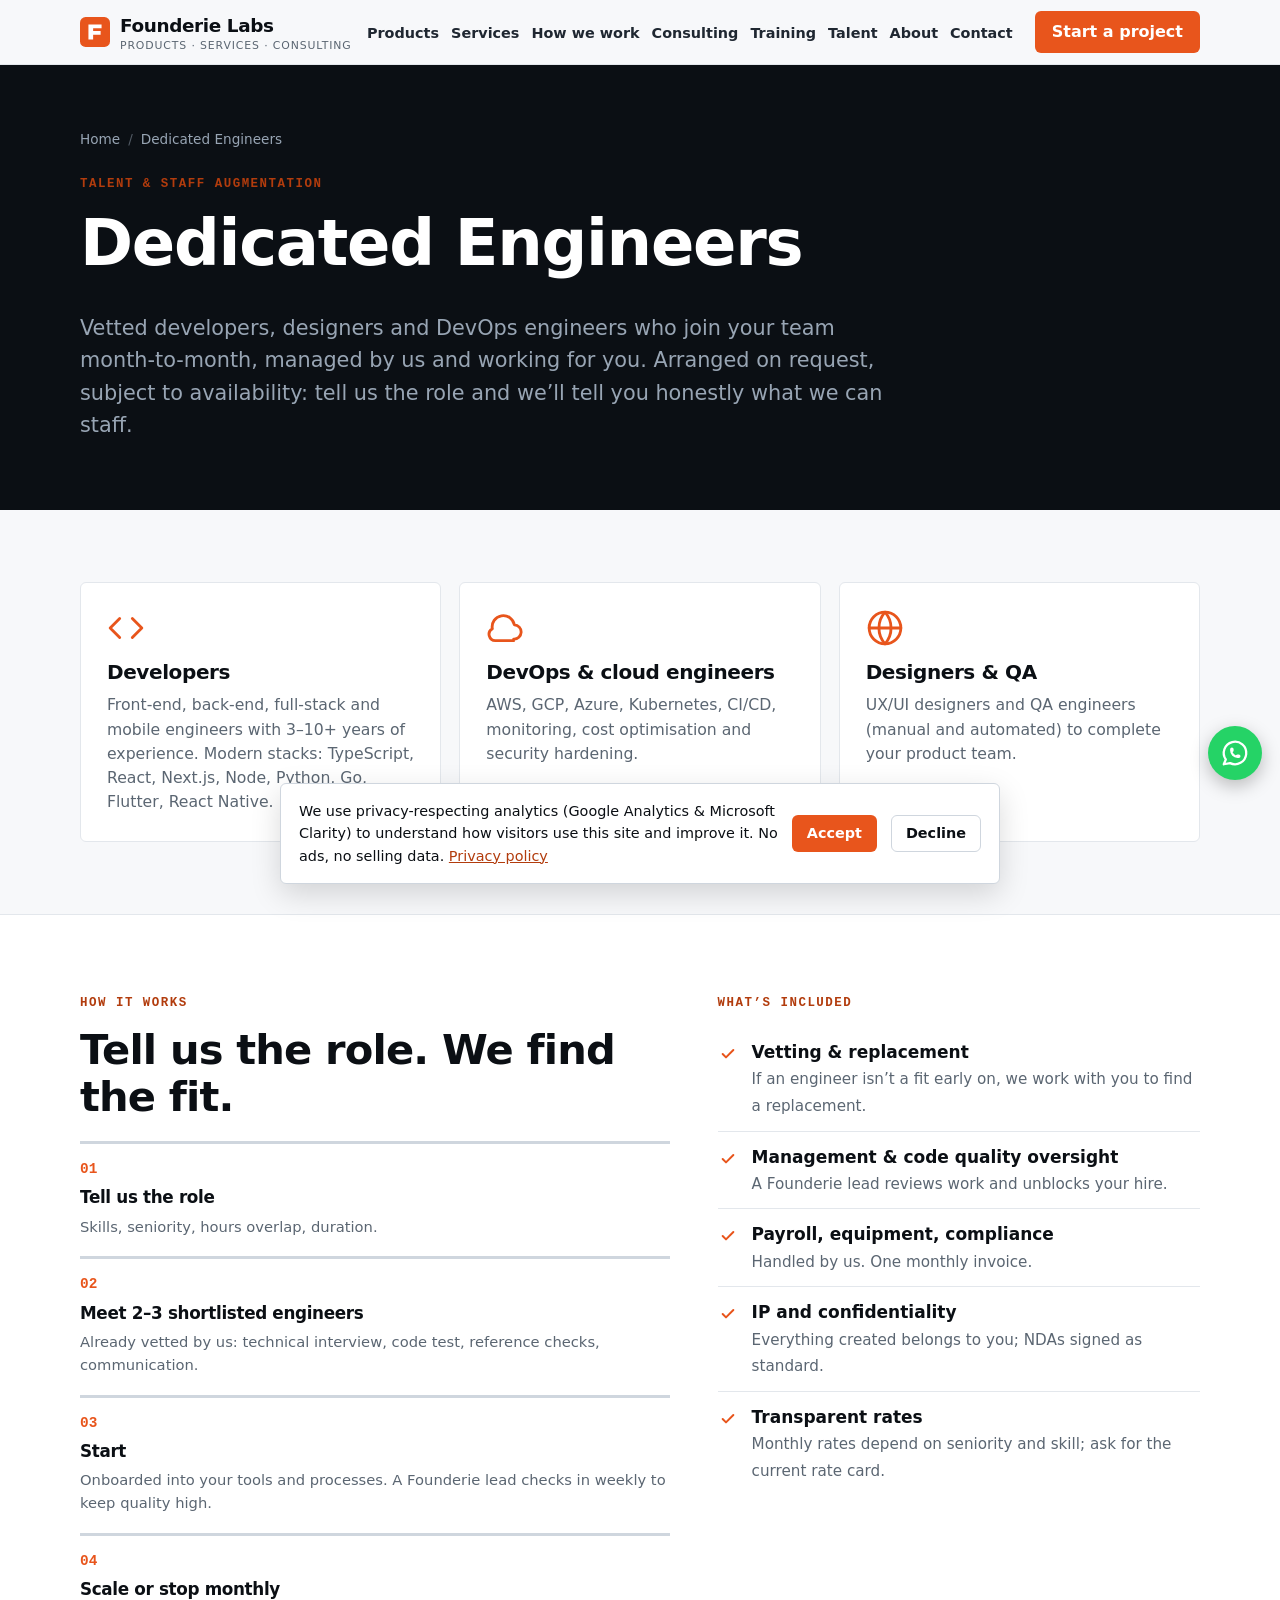
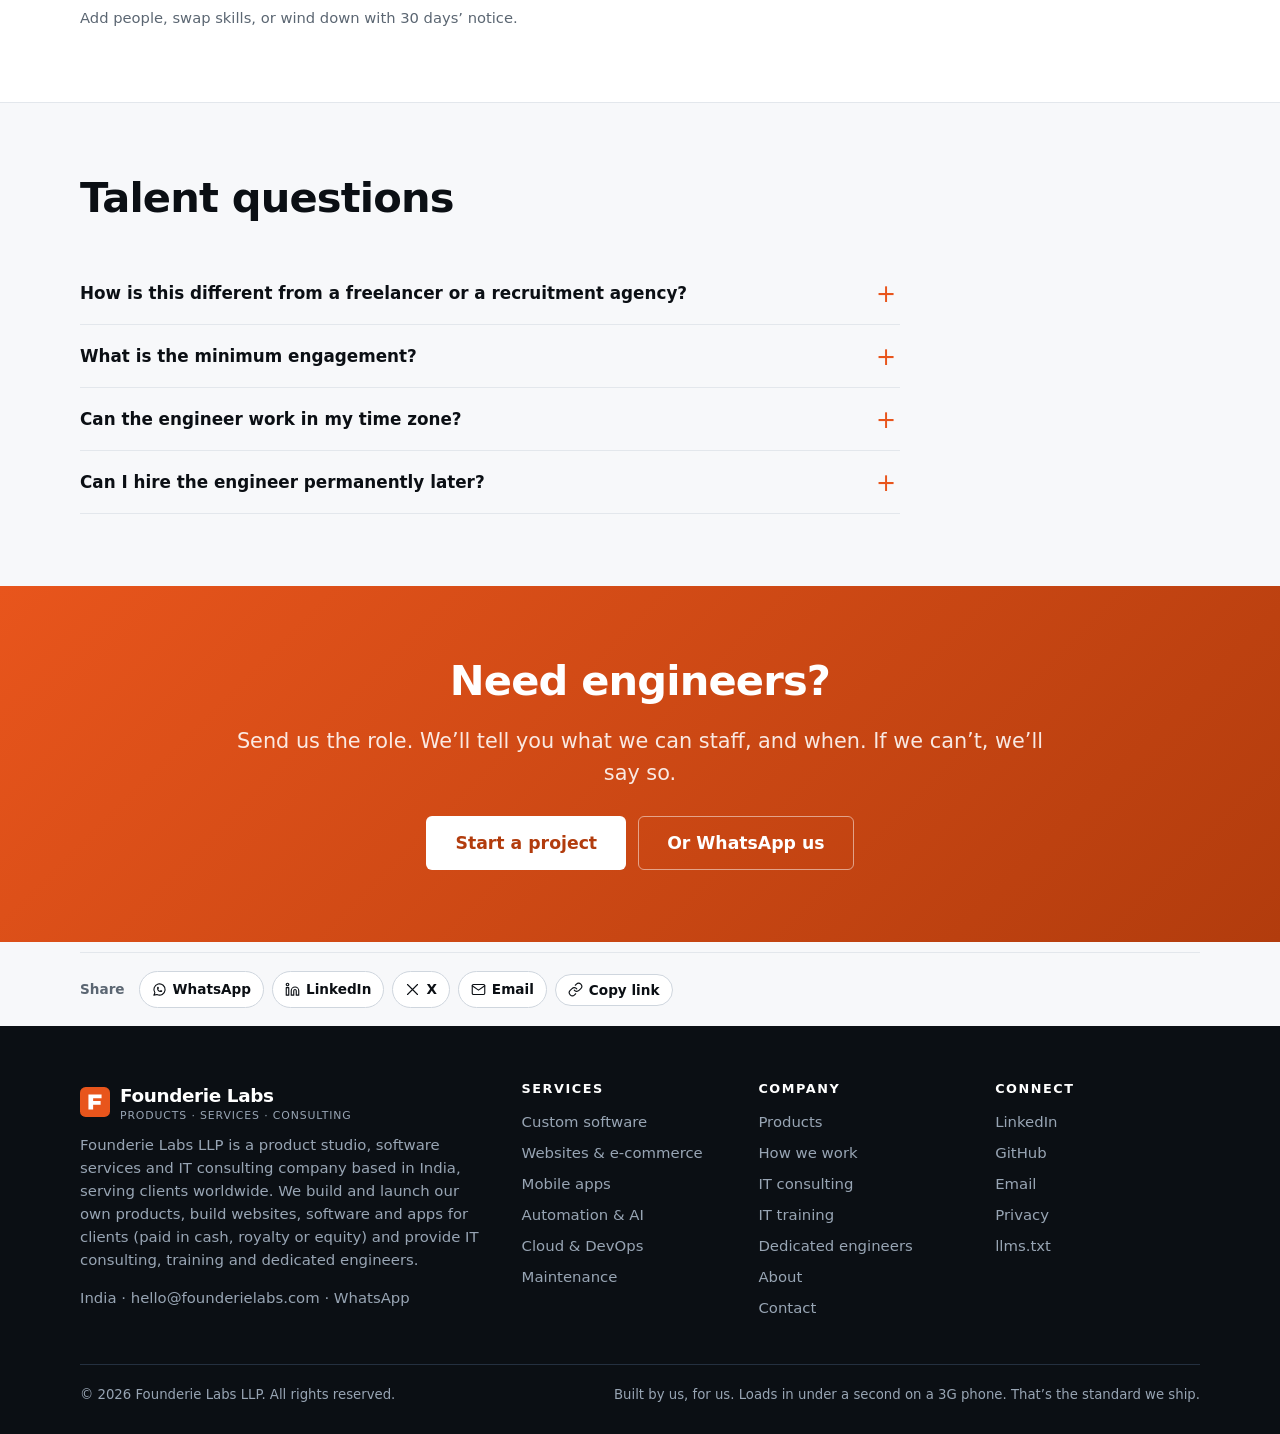
<file: talent.html>
<!doctype html>
<html lang="en" prefix="og: https://ogp.me/ns#">
<head>
<meta charset="utf-8">
<meta name="viewport" content="width=device-width,initial-scale=1">
<title>Hire Dedicated Developers & IT Staff Augmentation | Founderie Labs</title>
<meta name="description" content="Dedicated developers, DevOps engineers, designers and QA from India on a monthly basis, arranged on request. Vetted and managed by Founderie Labs, working as part of your team.">
<meta name="robots" content="index,follow,max-image-preview:large,max-snippet:-1,max-video-preview:-1">
<link rel="canonical" href="https://founderie-labs.vercel.app/talent">
<link rel="alternate" hreflang="en" href="https://founderie-labs.vercel.app/talent"><link rel="alternate" hreflang="en-IN" href="https://founderie-labs.vercel.app/talent"><link rel="alternate" hreflang="en-US" href="https://founderie-labs.vercel.app/talent"><link rel="alternate" hreflang="en-GB" href="https://founderie-labs.vercel.app/talent"><link rel="alternate" hreflang="x-default" href="https://founderie-labs.vercel.app/talent">
<meta name="theme-color" content="#0b0f14">
<meta name="author" content="Founderie Labs LLP">
<meta name="geo.region" content="IN"><meta name="geo.placename" content="India"><meta name="ICBM" content="20.5937, 78.9629">
<meta property="og:type" content="website"><meta property="og:site_name" content="Founderie Labs"><meta property="og:locale" content="en_IN"><meta property="og:locale:alternate" content="en_US">
<meta property="og:title" content="Hire Dedicated Developers & IT Staff Augmentation | Founderie Labs"><meta property="og:description" content="Dedicated developers, DevOps engineers, designers and QA from India on a monthly basis, arranged on request. Vetted and managed by Founderie Labs, working as part of your team."><meta property="og:url" content="https://founderie-labs.vercel.app/talent">
<meta property="og:image" content="https://founderie-labs.vercel.app/og.png"><meta property="og:image:width" content="1200"><meta property="og:image:height" content="630"><meta property="og:image:alt" content="Founderie Labs: product studio, software services and consulting">
<meta name="twitter:card" content="summary_large_image"><meta name="twitter:title" content="Hire Dedicated Developers & IT Staff Augmentation | Founderie Labs"><meta name="twitter:description" content="Dedicated developers, DevOps engineers, designers and QA from India on a monthly basis, arranged on request. Vetted and managed by Founderie Labs, working as part of your team."><meta name="twitter:image" content="https://founderie-labs.vercel.app/og.png">
<link rel="icon" href="/favicon.svg" type="image/svg+xml"><link rel="icon" href="/favicon.ico" sizes="32x32"><link rel="apple-touch-icon" href="/apple-touch-icon.png"><link rel="manifest" href="/site.webmanifest">
<link rel="stylesheet" href="/theme.css?v=20260912"><link rel="preload" href="/site.css?v=20260912" as="style"><link rel="stylesheet" href="/site.css?v=20260912">
<link rel="dns-prefetch" href="https://www.googletagmanager.com"><link rel="dns-prefetch" href="https://www.clarity.ms">
<script type="application/ld+json">{"@context":"https://schema.org","@graph":[{"@type":["Organization","ProfessionalService"],"@id":"https://founderie-labs.vercel.app/#org","name":"Founderie Labs","legalName":"Founderie Labs LLP","url":"https://founderie-labs.vercel.app/","logo":"https://founderie-labs.vercel.app/icon-512.png","image":"https://founderie-labs.vercel.app/og.png","description":"Founderie Labs LLP is a product studio, software services and IT consulting company in India serving clients worldwide. We build and launch our own software products, and build custom software, websites, mobile apps, automation and AI, cloud and DevOps for clients, paid in cash, royalty or equity. Also IT consulting, corporate IT training and dedicated engineers.","slogan":"You bring the idea. We forge the software.","email":"hello@founderielabs.com","telephone":"+91 99999 99999","address":{"@type":"PostalAddress","addressLocality":"India","addressCountry":"IN"},"areaServed":[{"@type":"Country","name":"India"},{"@type":"Country","name":"United States"},{"@type":"Country","name":"United Kingdom"},{"@type":"Country","name":"Canada"},{"@type":"Country","name":"Australia"},{"@type":"Country","name":"United Arab Emirates"},{"@type":"Country","name":"Singapore"},{"@type":"Country","name":"Germany"},{"@type":"Place","name":"Worldwide (remote)"}],"foundingLocation":{"@type":"Country","name":"India"},"knowsAbout":["Product development","Custom software development","Web development","Mobile app development","IT consulting","IT training","Staff augmentation","Cloud computing","DevOps","AI integration","Process automation"],"sameAs":["https://www.linkedin.com/company/founderie-labs","https://github.com/founderie-labs"],"contactPoint":[{"@type":"ContactPoint","contactType":"sales","email":"hello@founderielabs.com","telephone":"+91 99999 99999","availableLanguage":["English","Hindi"],"areaServed":"Worldwide"}],"priceRange":"$$","hasOfferCatalog":{"@type":"OfferCatalog","name":"Services","itemListElement":[{"@type":"Offer","itemOffered":{"@type":"Service","name":"Custom software development","url":"https://founderie-labs.vercel.app/services#software"}},{"@type":"Offer","itemOffered":{"@type":"Service","name":"Website and e-commerce development","url":"https://founderie-labs.vercel.app/services#web"}},{"@type":"Offer","itemOffered":{"@type":"Service","name":"Mobile app development","url":"https://founderie-labs.vercel.app/services#apps"}},{"@type":"Offer","itemOffered":{"@type":"Service","name":"Automation and AI integration","url":"https://founderie-labs.vercel.app/services#automation"}},{"@type":"Offer","itemOffered":{"@type":"Service","name":"Cloud and DevOps","url":"https://founderie-labs.vercel.app/services#cloud"}},{"@type":"Offer","itemOffered":{"@type":"Service","name":"Software maintenance and support","url":"https://founderie-labs.vercel.app/services#care"}},{"@type":"Offer","itemOffered":{"@type":"Service","name":"IT consulting","url":"https://founderie-labs.vercel.app/consulting"}},{"@type":"Offer","itemOffered":{"@type":"Service","name":"IT training","url":"https://founderie-labs.vercel.app/training"}},{"@type":"Offer","itemOffered":{"@type":"Service","name":"Dedicated engineers and staff augmentation","url":"https://founderie-labs.vercel.app/talent"}}]}},{"@type":"WebSite","@id":"https://founderie-labs.vercel.app/#website","url":"https://founderie-labs.vercel.app/","name":"Founderie Labs","publisher":{"@id":"https://founderie-labs.vercel.app/#org"},"inLanguage":"en"},{"@type":"WebPage","@id":"https://founderie-labs.vercel.app/talent#webpage","url":"https://founderie-labs.vercel.app/talent","name":"Hire Dedicated Developers & IT Staff Augmentation","description":"Dedicated developers, DevOps engineers, designers and QA from India on a monthly basis, arranged on request. Vetted and managed by Founderie Labs, working as part of your team.","isPartOf":{"@id":"https://founderie-labs.vercel.app/#website"},"about":{"@id":"https://founderie-labs.vercel.app/#org"},"inLanguage":"en","dateModified":"2026-09-05"},{"@type":"BreadcrumbList","itemListElement":[{"@type":"ListItem","position":1,"name":"Home","item":"https://founderie-labs.vercel.app/"},{"@type":"ListItem","position":2,"name":"Hire Dedicated Developers & IT Staff Augmentation","item":"https://founderie-labs.vercel.app/talent"}]},{"@type":"FAQPage","mainEntity":[{"@type":"Question","name":"How is this different from a freelancer or a recruitment agency?","acceptedAnswer":{"@type":"Answer","text":"Engineers are sourced, vetted and managed by Founderie Labs: we handle vetting, payroll, equipment, code quality and replacement if someone isn’t working out. You get the flexibility of a contractor with the accountability of a company."}},{"@type":"Question","name":"What is the minimum engagement?","acceptedAnswer":{"@type":"Answer","text":"One engineer for one month. Most clients keep engineers for six months or longer."}},{"@type":"Question","name":"Can the engineer work in my time zone?","acceptedAnswer":{"@type":"Answer","text":"We guarantee at least four hours of overlap with your business hours, and full overlap for India, the Middle East and Europe."}},{"@type":"Question","name":"Can I hire the engineer permanently later?","acceptedAnswer":{"@type":"Answer","text":"Yes, after a minimum period, with a simple transfer fee. We would rather you grow than feel trapped."}}]}]}</script>
<script>window.FL_CONFIG={ga4:"G-XXXXXXXXXX",clarity:"xxxxxxxxxx",formEndpoint:"",formKey:"",email:"hello@founderielabs.com",debug:false};</script>
</head>
<body>
<a class="skip" href="#main">Skip to content</a>
<header class="hdr"><div class="wrap">
  <a class="logo" href="/" aria-label="Founderie Labs home"><svg class="mark" viewBox="0 0 32 32" aria-hidden="true"><rect width="32" height="32" rx="6"/><path d="M9 8h14v4h-9v3h8v4h-8v5H9z"/></svg><span>Founderie Labs<small>Products · Services · Consulting</small></span></a>
  <nav class="main" aria-label="Main"><ul><li><a href="/products">Products</a></li><li><a href="/services">Services</a></li><li><a href="/how-we-work">How we work</a></li><li><a href="/consulting">Consulting</a></li><li><a href="/training">Training</a></li><li><a href="/talent">Talent</a></li><li><a href="/about">About</a></li><li><a href="/contact">Contact</a></li></ul></nav>
  <a class="btn btn-primary cta" href="/contact" data-track="header_start_project">Start a project</a>
  <button class="burger" aria-label="Menu" aria-expanded="false" aria-controls="nav"><svg width="22" height="22" viewBox="0 0 24 24" fill="none" stroke="currentColor" stroke-width="2"><path d="M3 6h18M3 12h18M3 18h18"/></svg></button>
</div></header>
<main id="main">
<div class="page-hero"><div class="wrap">
  <nav class="crumbs" aria-label="Breadcrumb"><ol><li><a href="/">Home</a></li><li>Dedicated Engineers</li></ol></nav>
  <span class="eyebrow">Talent & staff augmentation</span><h1>Dedicated Engineers</h1><p class="lead">Vetted developers, designers and DevOps engineers who join your team month-to-month, managed by us and working for you. Arranged on request, subject to availability: tell us the role and we’ll tell you honestly what we can staff.</p></div></div>
<section><div class="wrap grid g3">
 <div class="card"><svg class="ico" viewBox="0 0 24 24" fill="none" stroke="currentColor" stroke-width="1.8" stroke-linecap="round" stroke-linejoin="round" aria-hidden="true"><polyline points="16 18 22 12 16 6"/><polyline points="8 6 2 12 8 18"/></svg><h3>Developers</h3><p>Front-end, back-end, full-stack and mobile engineers with 3–10+ years of experience. Modern stacks: TypeScript, React, Next.js, Node, Python, Go, Flutter, React Native.</p></div>
 <div class="card"><svg class="ico" viewBox="0 0 24 24" fill="none" stroke="currentColor" stroke-width="1.8" stroke-linecap="round" stroke-linejoin="round" aria-hidden="true"><path d="M17.5 19a4.5 4.5 0 0 0 .4-9A7 7 0 0 0 4 12.5 4 4 0 0 0 6 20h11.5z"/></svg><h3>DevOps & cloud engineers</h3><p>AWS, GCP, Azure, Kubernetes, CI/CD, monitoring, cost optimisation and security hardening.</p></div>
 <div class="card"><svg class="ico" viewBox="0 0 24 24" fill="none" stroke="currentColor" stroke-width="1.8" stroke-linecap="round" stroke-linejoin="round" aria-hidden="true"><circle cx="12" cy="12" r="10"/><path d="M2 12h20M12 2a15 15 0 0 1 0 20 15 15 0 0 1 0-20z"/></svg><h3>Designers & QA</h3><p>UX/UI designers and QA engineers (manual and automated) to complete your product team.</p></div>
</div></section>
<section class="white"><div class="wrap split">
 <div><span class="eyebrow">How it works</span><h2>Tell us the role. We find the fit.</h2>
 <ol class="steps" style="grid-template-columns:1fr;gap:18px">
  <li><h3>Tell us the role</h3><p>Skills, seniority, hours overlap, duration.</p></li>
  <li><h3>Meet 2–3 shortlisted engineers</h3><p>Already vetted by us: technical interview, code test, reference checks, communication.</p></li>
  <li><h3>Start</h3><p>Onboarded into your tools and processes. A Founderie lead checks in weekly to keep quality high.</p></li>
  <li><h3>Scale or stop monthly</h3><p>Add people, swap skills, or wind down with 30 days’ notice.</p></li>
 </ol></div>
 <div><span class="eyebrow">What’s included</span><ul class="checks">
  <li><b>Vetting & replacement</b><span>If an engineer isn’t a fit early on, we work with you to find a replacement.</span></li>
  <li><b>Management & code quality oversight</b><span>A Founderie lead reviews work and unblocks your hire.</span></li>
  <li><b>Payroll, equipment, compliance</b><span>Handled by us. One monthly invoice.</span></li>
  <li><b>IP and confidentiality</b><span>Everything created belongs to you; NDAs signed as standard.</span></li>
  <li><b>Transparent rates</b><span>Monthly rates depend on seniority and skill; ask for the current rate card.</span></li>
 </ul></div>
</div></section>
<section id="faq"><div class="wrap"><div class="sec-head"><h2>Talent questions</h2></div><div class="faq"><details><summary>How is this different from a freelancer or a recruitment agency?</summary><p>Engineers are sourced, vetted and managed by Founderie Labs: we handle vetting, payroll, equipment, code quality and replacement if someone isn’t working out. You get the flexibility of a contractor with the accountability of a company.</p></details><details><summary>What is the minimum engagement?</summary><p>One engineer for one month. Most clients keep engineers for six months or longer.</p></details><details><summary>Can the engineer work in my time zone?</summary><p>We guarantee at least four hours of overlap with your business hours, and full overlap for India, the Middle East and Europe.</p></details><details><summary>Can I hire the engineer permanently later?</summary><p>Yes, after a minimum period, with a simple transfer fee. We would rather you grow than feel trapped.</p></details></div></div></section>
<section class="cta-band" id="cta"><div class="wrap">
  <h2>Need engineers?</h2><p class="lead">Send us the role. We’ll tell you what we can staff, and when. If we can’t, we’ll say so.</p>
  <div style="display:flex;gap:12px;justify-content:center;flex-wrap:wrap">
    <a class="btn btn-primary btn-lg" href="/contact" data-track="band_primary">Start a project</a>
    <a class="btn btn-ghost btn-lg" href="https://wa.me/919999999999?text=Hi%20Founderie%20Labs%2C%20I%27d%20like%20to%20discuss%20a%20project." data-track="band_whatsapp" rel="noopener">Or WhatsApp us</a>
  </div></div></section>
<div class="wrap"><div class="share" aria-label="Share this page"><span>Share</span>
  <a data-share="whatsapp" href="#" rel="noopener" target="_blank"><svg class="" viewBox="0 0 24 24" fill="none" stroke="currentColor" stroke-width="1.8" stroke-linecap="round" stroke-linejoin="round" aria-hidden="true"><path d="M3 21l1.65-3.8a9 9 0 1 1 3.4 2.9L3 21"/><path d="M9 10a.5.5 0 0 0 1 0V9a.5.5 0 0 0-1 0v1a5 5 0 0 0 5 5h1a.5.5 0 0 0 0-1h-1a.5.5 0 0 0 0 1"/></svg>WhatsApp</a>
  <a data-share="linkedin" href="#" rel="noopener" target="_blank"><svg class="" viewBox="0 0 24 24" fill="none" stroke="currentColor" stroke-width="1.8" stroke-linecap="round" stroke-linejoin="round" aria-hidden="true"><path d="M16 8a6 6 0 0 1 6 6v7h-4v-7a2 2 0 0 0-4 0v7h-4v-7a6 6 0 0 1 6-6z"/><rect x="2" y="9" width="4" height="12"/><circle cx="4" cy="4" r="2"/></svg>LinkedIn</a>
  <a data-share="x" href="#" rel="noopener" target="_blank"><svg class="" viewBox="0 0 24 24" fill="none" stroke="currentColor" stroke-width="1.8" stroke-linecap="round" stroke-linejoin="round" aria-hidden="true"><path d="M4 4l16 16M20 4 4 20"/></svg>X</a>
  <a data-share="email" href="#"><svg class="" viewBox="0 0 24 24" fill="none" stroke="currentColor" stroke-width="1.8" stroke-linecap="round" stroke-linejoin="round" aria-hidden="true"><rect x="2" y="4" width="20" height="16" rx="2"/><path d="m22 6-10 7L2 6"/></svg>Email</a>
  <button type="button" data-copy><svg class="" viewBox="0 0 24 24" fill="none" stroke="currentColor" stroke-width="1.8" stroke-linecap="round" stroke-linejoin="round" aria-hidden="true"><path d="M10 13a5 5 0 0 0 7.54.54l3-3a5 5 0 0 0-7.07-7.07l-1.72 1.71"/><path d="M14 11a5 5 0 0 0-7.54-.54l-3 3a5 5 0 0 0 7.07 7.07l1.71-1.71"/></svg>Copy link</button>
  <button type="button" data-native><svg class="" viewBox="0 0 24 24" fill="none" stroke="currentColor" stroke-width="1.8" stroke-linecap="round" stroke-linejoin="round" aria-hidden="true"><circle cx="18" cy="5" r="3"/><circle cx="6" cy="12" r="3"/><circle cx="18" cy="19" r="3"/><path d="m8.6 13.5 6.8 4M15.4 6.5l-6.8 4"/></svg>Share…</button>
</div></div>
</main>
<footer><div class="wrap">
 <div class="cols">
  <div><a class="logo" href="/" aria-label="Founderie Labs home"><svg class="mark" viewBox="0 0 32 32" aria-hidden="true"><rect width="32" height="32" rx="6"/><path d="M9 8h14v4h-9v3h8v4h-8v5H9z"/></svg><span>Founderie Labs<small>Products · Services · Consulting</small></span></a><p>Founderie Labs LLP is a product studio, software services and IT consulting company based in India, serving clients worldwide. We build and launch our own products, build websites, software and apps for clients (paid in cash, royalty or equity) and provide IT consulting, training and dedicated engineers.</p>
   <address>India · <a href="mailto:hello@founderielabs.com">hello@founderielabs.com</a> · <a href="https://wa.me/919999999999" rel="noopener">WhatsApp</a></address></div>
  <div><h4>Services</h4><ul><li><a href="/services#software">Custom software</a></li><li><a href="/services#web">Websites &amp; e-commerce</a></li><li><a href="/services#apps">Mobile apps</a></li><li><a href="/services#automation">Automation &amp; AI</a></li><li><a href="/services#cloud">Cloud &amp; DevOps</a></li><li><a href="/services#care">Maintenance</a></li></ul></div>
  <div><h4>Company</h4><ul><li><a href="/products">Products</a></li><li><a href="/how-we-work">How we work</a></li><li><a href="/consulting">IT consulting</a></li><li><a href="/training">IT training</a></li><li><a href="/talent">Dedicated engineers</a></li><li><a href="/about">About</a></li><li><a href="/contact">Contact</a></li></ul></div>
  <div><h4>Connect</h4><ul><li><a href="https://www.linkedin.com/company/founderie-labs" rel="noopener">LinkedIn</a></li><li><a href="https://github.com/founderie-labs" rel="noopener">GitHub</a></li><li><a href="mailto:hello@founderielabs.com">Email</a></li><li><a href="/privacy">Privacy</a></li><li><a href="/llms.txt">llms.txt</a></li></ul></div>
 </div>
 <div class="legal"><span>© 2026 Founderie Labs LLP. All rights reserved.</span><span>Built by us, for us. Loads in under a second on a 3G phone. That’s the standard we ship.</span></div>
</div></footer>
<div class="consent" id="consent" role="dialog" aria-live="polite" aria-label="Cookie consent">
  <p>We use privacy-respecting analytics (Google Analytics &amp; Microsoft Clarity) to understand how visitors use this site and improve it. No ads, no selling data. <a href="/privacy">Privacy policy</a></p>
  <button class="btn btn-primary" id="consent-accept">Accept</button><button class="btn btn-ghost" id="consent-decline">Decline</button>
</div>
<a class="wa" href="https://wa.me/919999999999?text=Hi%20Founderie%20Labs%2C%20I%27d%20like%20to%20discuss%20a%20project." rel="noopener" aria-label="Chat on WhatsApp" data-track="whatsapp_float"><svg class="" viewBox="0 0 24 24" fill="none" stroke="currentColor" stroke-width="1.8" stroke-linecap="round" stroke-linejoin="round" aria-hidden="true"><path d="M3 21l1.65-3.8a9 9 0 1 1 3.4 2.9L3 21"/><path d="M9 10a.5.5 0 0 0 1 0V9a.5.5 0 0 0-1 0v1a5 5 0 0 0 5 5h1a.5.5 0 0 0 0-1h-1a.5.5 0 0 0 0 1"/></svg></a>
<script src="/site.js?v=20260912" defer></script>
</body>
</html>
</file>
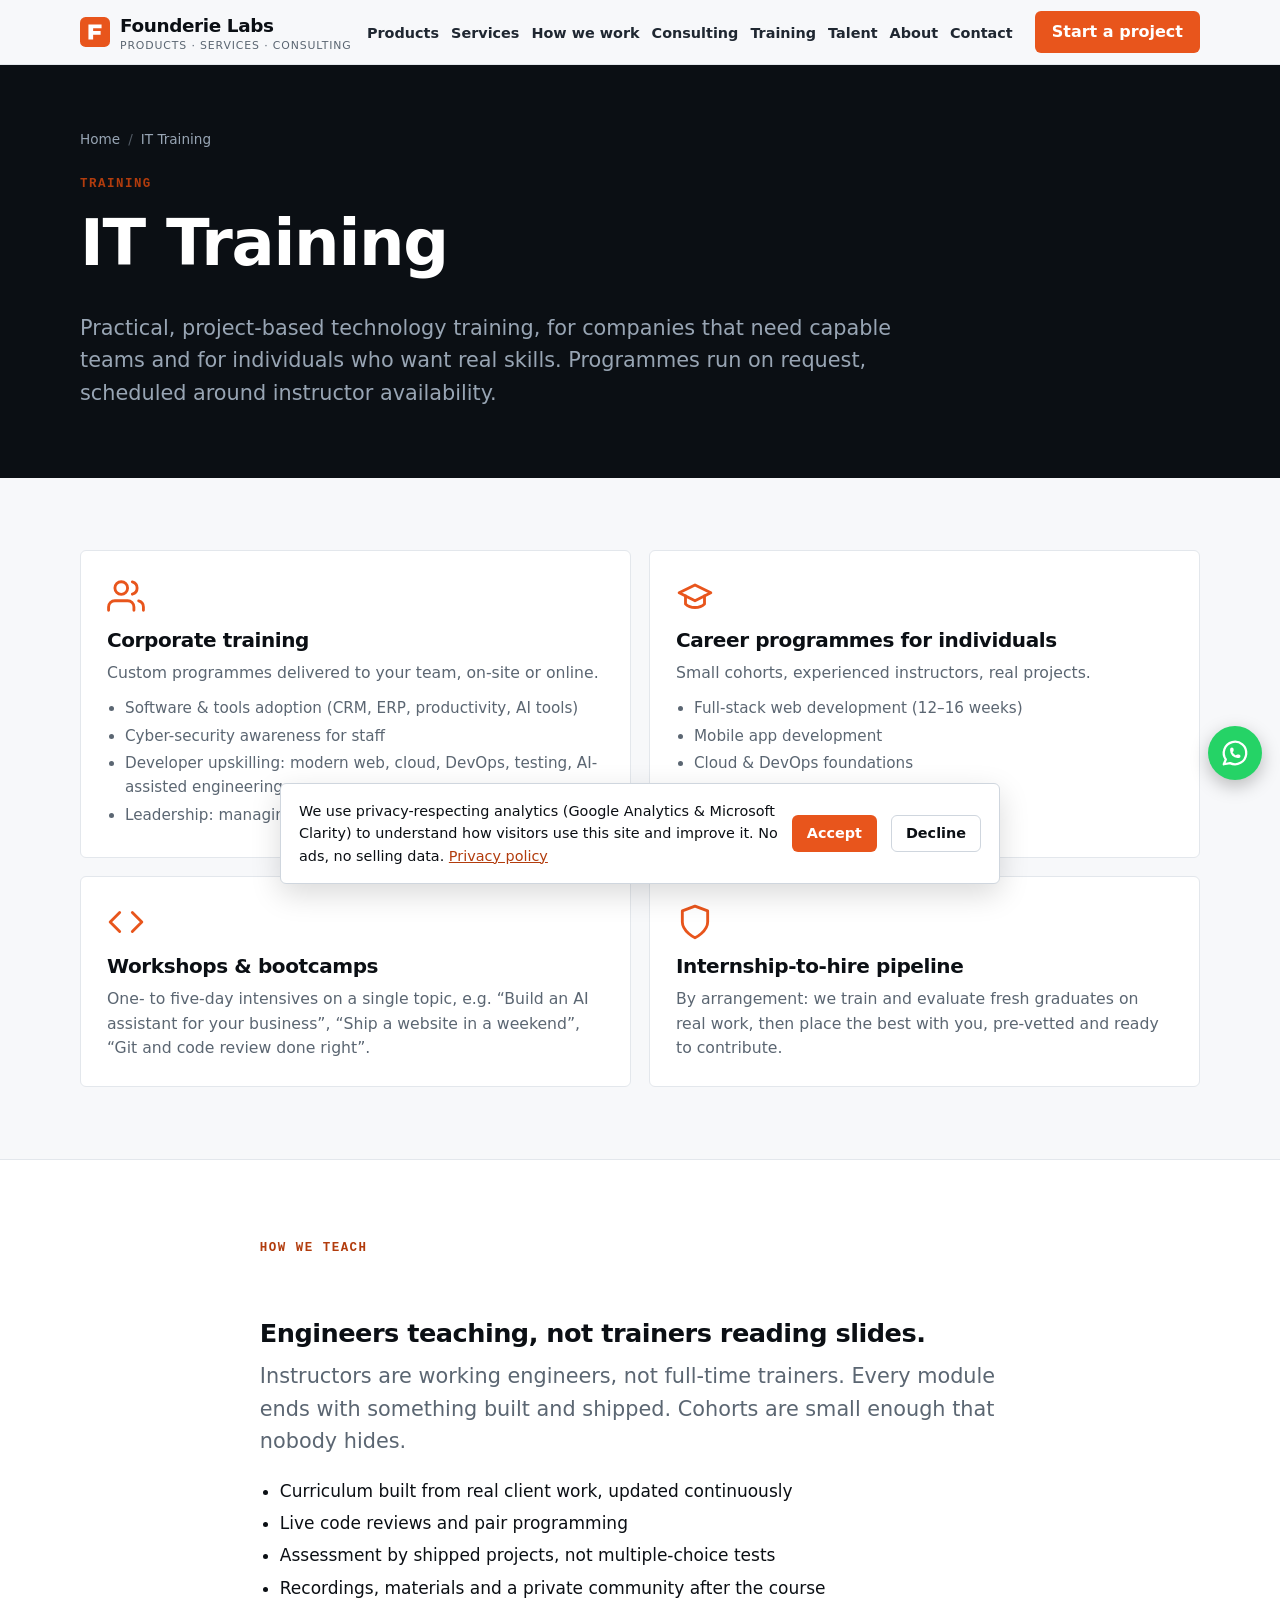
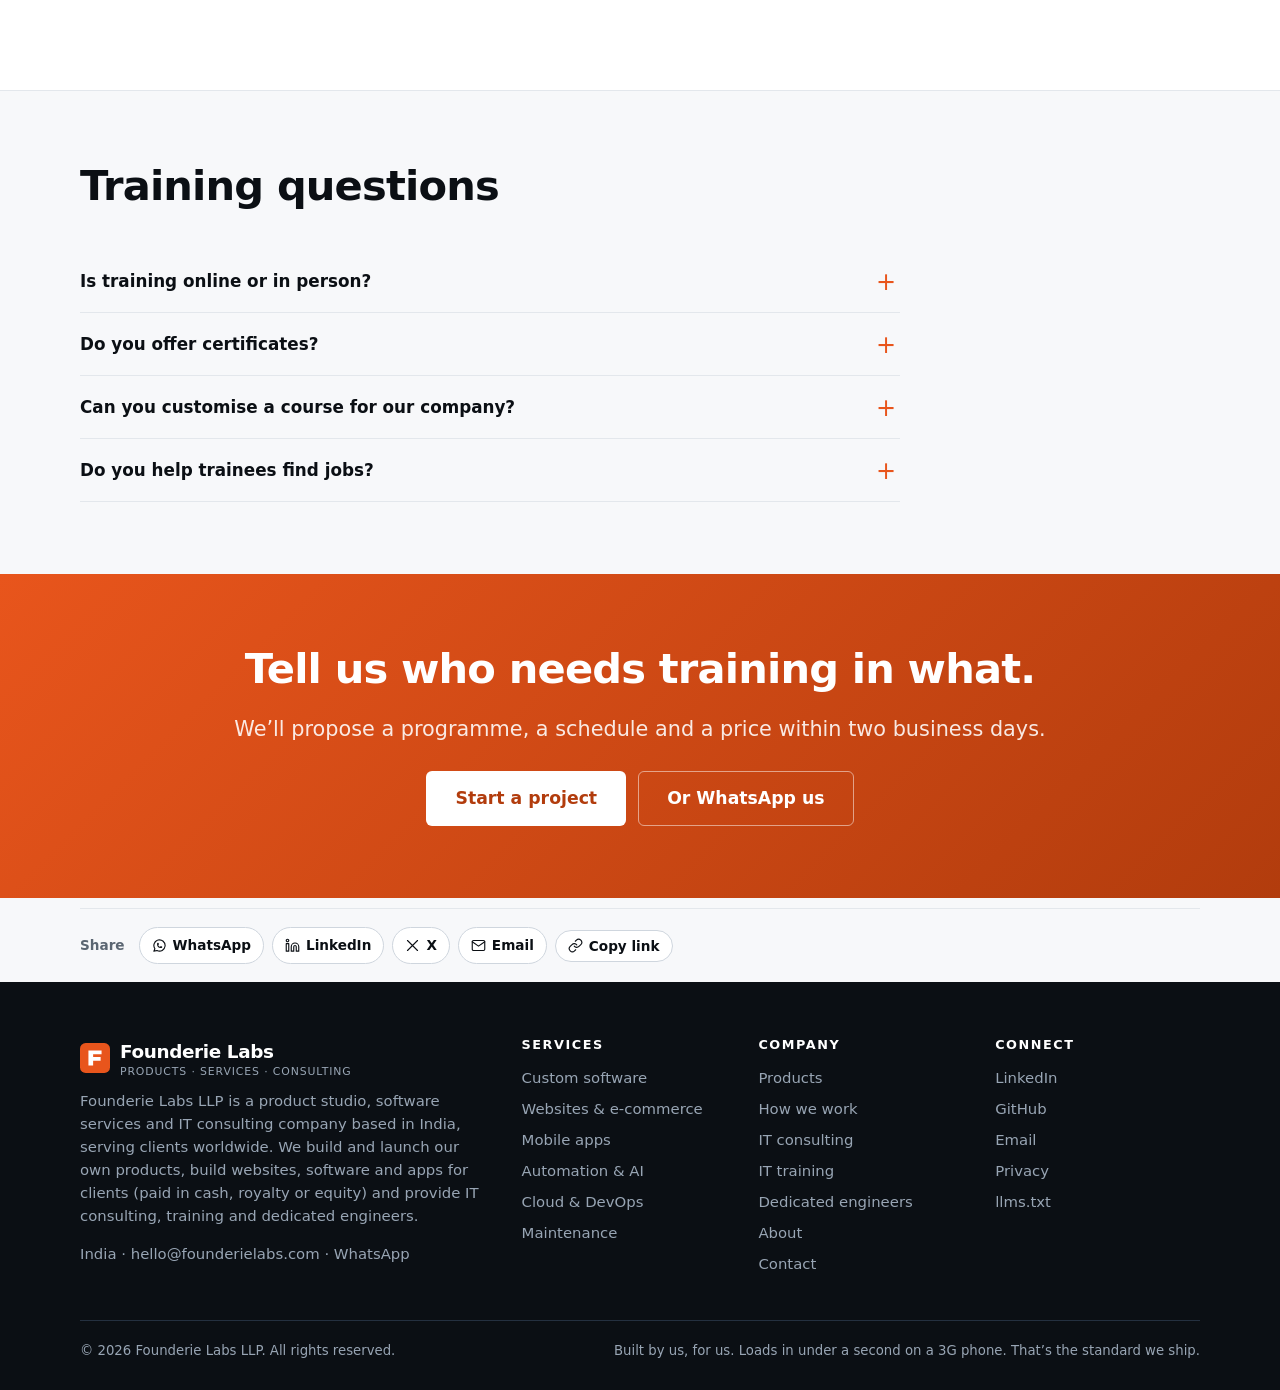
<file: training.html>
<!doctype html>
<html lang="en" prefix="og: https://ogp.me/ns#">
<head>
<meta charset="utf-8">
<meta name="viewport" content="width=device-width,initial-scale=1">
<title>IT & Software Training for Companies and Individuals | Founderie Labs</title>
<meta name="description" content="Corporate IT training, developer upskilling, security awareness and project-based career programmes in web, mobile, cloud and AI. Delivered by working engineers. Founderie Labs, India & online.">
<meta name="robots" content="index,follow,max-image-preview:large,max-snippet:-1,max-video-preview:-1">
<link rel="canonical" href="https://founderie-labs.vercel.app/training">
<link rel="alternate" hreflang="en" href="https://founderie-labs.vercel.app/training"><link rel="alternate" hreflang="en-IN" href="https://founderie-labs.vercel.app/training"><link rel="alternate" hreflang="en-US" href="https://founderie-labs.vercel.app/training"><link rel="alternate" hreflang="en-GB" href="https://founderie-labs.vercel.app/training"><link rel="alternate" hreflang="x-default" href="https://founderie-labs.vercel.app/training">
<meta name="theme-color" content="#0b0f14">
<meta name="author" content="Founderie Labs LLP">
<meta name="geo.region" content="IN"><meta name="geo.placename" content="India"><meta name="ICBM" content="20.5937, 78.9629">
<meta property="og:type" content="website"><meta property="og:site_name" content="Founderie Labs"><meta property="og:locale" content="en_IN"><meta property="og:locale:alternate" content="en_US">
<meta property="og:title" content="IT & Software Training for Companies and Individuals | Founderie Labs"><meta property="og:description" content="Corporate IT training, developer upskilling, security awareness and project-based career programmes in web, mobile, cloud and AI. Delivered by working engineers. Founderie Labs, India & online."><meta property="og:url" content="https://founderie-labs.vercel.app/training">
<meta property="og:image" content="https://founderie-labs.vercel.app/og.png"><meta property="og:image:width" content="1200"><meta property="og:image:height" content="630"><meta property="og:image:alt" content="Founderie Labs: product studio, software services and consulting">
<meta name="twitter:card" content="summary_large_image"><meta name="twitter:title" content="IT & Software Training for Companies and Individuals | Founderie Labs"><meta name="twitter:description" content="Corporate IT training, developer upskilling, security awareness and project-based career programmes in web, mobile, cloud and AI. Delivered by working engineers. Founderie Labs, India & online."><meta name="twitter:image" content="https://founderie-labs.vercel.app/og.png">
<link rel="icon" href="/favicon.svg" type="image/svg+xml"><link rel="icon" href="/favicon.ico" sizes="32x32"><link rel="apple-touch-icon" href="/apple-touch-icon.png"><link rel="manifest" href="/site.webmanifest">
<link rel="stylesheet" href="/theme.css?v=20260912"><link rel="preload" href="/site.css?v=20260912" as="style"><link rel="stylesheet" href="/site.css?v=20260912">
<link rel="dns-prefetch" href="https://www.googletagmanager.com"><link rel="dns-prefetch" href="https://www.clarity.ms">
<script type="application/ld+json">{"@context":"https://schema.org","@graph":[{"@type":["Organization","ProfessionalService"],"@id":"https://founderie-labs.vercel.app/#org","name":"Founderie Labs","legalName":"Founderie Labs LLP","url":"https://founderie-labs.vercel.app/","logo":"https://founderie-labs.vercel.app/icon-512.png","image":"https://founderie-labs.vercel.app/og.png","description":"Founderie Labs LLP is a product studio, software services and IT consulting company in India serving clients worldwide. We build and launch our own software products, and build custom software, websites, mobile apps, automation and AI, cloud and DevOps for clients, paid in cash, royalty or equity. Also IT consulting, corporate IT training and dedicated engineers.","slogan":"You bring the idea. We forge the software.","email":"hello@founderielabs.com","telephone":"+91 99999 99999","address":{"@type":"PostalAddress","addressLocality":"India","addressCountry":"IN"},"areaServed":[{"@type":"Country","name":"India"},{"@type":"Country","name":"United States"},{"@type":"Country","name":"United Kingdom"},{"@type":"Country","name":"Canada"},{"@type":"Country","name":"Australia"},{"@type":"Country","name":"United Arab Emirates"},{"@type":"Country","name":"Singapore"},{"@type":"Country","name":"Germany"},{"@type":"Place","name":"Worldwide (remote)"}],"foundingLocation":{"@type":"Country","name":"India"},"knowsAbout":["Product development","Custom software development","Web development","Mobile app development","IT consulting","IT training","Staff augmentation","Cloud computing","DevOps","AI integration","Process automation"],"sameAs":["https://www.linkedin.com/company/founderie-labs","https://github.com/founderie-labs"],"contactPoint":[{"@type":"ContactPoint","contactType":"sales","email":"hello@founderielabs.com","telephone":"+91 99999 99999","availableLanguage":["English","Hindi"],"areaServed":"Worldwide"}],"priceRange":"$$","hasOfferCatalog":{"@type":"OfferCatalog","name":"Services","itemListElement":[{"@type":"Offer","itemOffered":{"@type":"Service","name":"Custom software development","url":"https://founderie-labs.vercel.app/services#software"}},{"@type":"Offer","itemOffered":{"@type":"Service","name":"Website and e-commerce development","url":"https://founderie-labs.vercel.app/services#web"}},{"@type":"Offer","itemOffered":{"@type":"Service","name":"Mobile app development","url":"https://founderie-labs.vercel.app/services#apps"}},{"@type":"Offer","itemOffered":{"@type":"Service","name":"Automation and AI integration","url":"https://founderie-labs.vercel.app/services#automation"}},{"@type":"Offer","itemOffered":{"@type":"Service","name":"Cloud and DevOps","url":"https://founderie-labs.vercel.app/services#cloud"}},{"@type":"Offer","itemOffered":{"@type":"Service","name":"Software maintenance and support","url":"https://founderie-labs.vercel.app/services#care"}},{"@type":"Offer","itemOffered":{"@type":"Service","name":"IT consulting","url":"https://founderie-labs.vercel.app/consulting"}},{"@type":"Offer","itemOffered":{"@type":"Service","name":"IT training","url":"https://founderie-labs.vercel.app/training"}},{"@type":"Offer","itemOffered":{"@type":"Service","name":"Dedicated engineers and staff augmentation","url":"https://founderie-labs.vercel.app/talent"}}]}},{"@type":"WebSite","@id":"https://founderie-labs.vercel.app/#website","url":"https://founderie-labs.vercel.app/","name":"Founderie Labs","publisher":{"@id":"https://founderie-labs.vercel.app/#org"},"inLanguage":"en"},{"@type":"WebPage","@id":"https://founderie-labs.vercel.app/training#webpage","url":"https://founderie-labs.vercel.app/training","name":"IT & Software Training for Companies and Individuals","description":"Corporate IT training, developer upskilling, security awareness and project-based career programmes in web, mobile, cloud and AI. Delivered by working engineers. Founderie Labs, India & online.","isPartOf":{"@id":"https://founderie-labs.vercel.app/#website"},"about":{"@id":"https://founderie-labs.vercel.app/#org"},"inLanguage":"en","dateModified":"2026-09-05"},{"@type":"BreadcrumbList","itemListElement":[{"@type":"ListItem","position":1,"name":"Home","item":"https://founderie-labs.vercel.app/"},{"@type":"ListItem","position":2,"name":"IT & Software Training for Companies and Individuals","item":"https://founderie-labs.vercel.app/training"}]},{"@type":"FAQPage","mainEntity":[{"@type":"Question","name":"Is training online or in person?","acceptedAnswer":{"@type":"Answer","text":"Both. Corporate programmes can be delivered on-site in India or live online for teams anywhere; individual programmes are live online with recordings."}},{"@type":"Question","name":"Do you offer certificates?","acceptedAnswer":{"@type":"Answer","text":"Yes, a Founderie Labs certificate of completion, but we are upfront that the real value is the portfolio of working projects you build during the programme."}},{"@type":"Question","name":"Can you customise a course for our company?","acceptedAnswer":{"@type":"Answer","text":"That is the default. We start by understanding your team’s actual work and build the curriculum around it."}},{"@type":"Question","name":"Do you help trainees find jobs?","acceptedAnswer":{"@type":"Answer","text":"Top-performing trainees are considered for our own engineering team and for placement with clients through our talent service."}}]}]}</script>
<script>window.FL_CONFIG={ga4:"G-XXXXXXXXXX",clarity:"xxxxxxxxxx",formEndpoint:"",formKey:"",email:"hello@founderielabs.com",debug:false};</script>
</head>
<body>
<a class="skip" href="#main">Skip to content</a>
<header class="hdr"><div class="wrap">
  <a class="logo" href="/" aria-label="Founderie Labs home"><svg class="mark" viewBox="0 0 32 32" aria-hidden="true"><rect width="32" height="32" rx="6"/><path d="M9 8h14v4h-9v3h8v4h-8v5H9z"/></svg><span>Founderie Labs<small>Products · Services · Consulting</small></span></a>
  <nav class="main" aria-label="Main"><ul><li><a href="/products">Products</a></li><li><a href="/services">Services</a></li><li><a href="/how-we-work">How we work</a></li><li><a href="/consulting">Consulting</a></li><li><a href="/training">Training</a></li><li><a href="/talent">Talent</a></li><li><a href="/about">About</a></li><li><a href="/contact">Contact</a></li></ul></nav>
  <a class="btn btn-primary cta" href="/contact" data-track="header_start_project">Start a project</a>
  <button class="burger" aria-label="Menu" aria-expanded="false" aria-controls="nav"><svg width="22" height="22" viewBox="0 0 24 24" fill="none" stroke="currentColor" stroke-width="2"><path d="M3 6h18M3 12h18M3 18h18"/></svg></button>
</div></header>
<main id="main">
<div class="page-hero"><div class="wrap">
  <nav class="crumbs" aria-label="Breadcrumb"><ol><li><a href="/">Home</a></li><li>IT Training</li></ol></nav>
  <span class="eyebrow">Training</span><h1>IT Training</h1><p class="lead">Practical, project-based technology training, for companies that need capable teams and for individuals who want real skills. Programmes run on request, scheduled around instructor availability.</p></div></div>
<section><div class="wrap grid g2">
 <div class="card"><svg class="ico" viewBox="0 0 24 24" fill="none" stroke="currentColor" stroke-width="1.8" stroke-linecap="round" stroke-linejoin="round" aria-hidden="true"><path d="M17 21v-2a4 4 0 0 0-4-4H5a4 4 0 0 0-4 4v2"/><circle cx="9" cy="7" r="4"/><path d="M23 21v-2a4 4 0 0 0-3-3.87M16 3.13a4 4 0 0 1 0 7.75"/></svg><h3>Corporate training</h3><p>Custom programmes delivered to your team, on-site or online.</p><ul><li>Software & tools adoption (CRM, ERP, productivity, AI tools)</li><li>Cyber-security awareness for staff</li><li>Developer upskilling: modern web, cloud, DevOps, testing, AI-assisted engineering</li><li>Leadership: managing software projects and vendors</li></ul></div>
 <div class="card"><svg class="ico" viewBox="0 0 24 24" fill="none" stroke="currentColor" stroke-width="1.8" stroke-linecap="round" stroke-linejoin="round" aria-hidden="true"><path d="M22 10 12 5 2 10l10 5 10-5z"/><path d="M6 12v5c3 3 9 3 12 0v-5"/></svg><h3>Career programmes for individuals</h3><p>Small cohorts, experienced instructors, real projects.</p><ul><li>Full-stack web development (12–16 weeks)</li><li>Mobile app development</li><li>Cloud & DevOps foundations</li><li>Applied AI for developers</li></ul></div>
 <div class="card"><svg class="ico" viewBox="0 0 24 24" fill="none" stroke="currentColor" stroke-width="1.8" stroke-linecap="round" stroke-linejoin="round" aria-hidden="true"><polyline points="16 18 22 12 16 6"/><polyline points="8 6 2 12 8 18"/></svg><h3>Workshops & bootcamps</h3><p>One- to five-day intensives on a single topic, e.g. “Build an AI assistant for your business”, “Ship a website in a weekend”, “Git and code review done right”.</p></div>
 <div class="card"><svg class="ico" viewBox="0 0 24 24" fill="none" stroke="currentColor" stroke-width="1.8" stroke-linecap="round" stroke-linejoin="round" aria-hidden="true"><path d="M12 22s8-4 8-10V5l-8-3-8 3v7c0 6 8 10 8 10z"/></svg><h3>Internship-to-hire pipeline</h3><p>By arrangement: we train and evaluate fresh graduates on real work, then place the best with you, pre-vetted and ready to contribute.</p></div>
</div></section>
<section class="white"><div class="wrap prose"><span class="eyebrow">How we teach</span><h2>Engineers teaching, not trainers reading slides.</h2><p class="lead">Instructors are working engineers, not full-time trainers. Every module ends with something built and shipped. Cohorts are small enough that nobody hides.</p><ul><li>Curriculum built from real client work, updated continuously</li><li>Live code reviews and pair programming</li><li>Assessment by shipped projects, not multiple-choice tests</li><li>Recordings, materials and a private community after the course</li></ul></div></section>
<section id="faq"><div class="wrap"><div class="sec-head"><h2>Training questions</h2></div><div class="faq"><details><summary>Is training online or in person?</summary><p>Both. Corporate programmes can be delivered on-site in India or live online for teams anywhere; individual programmes are live online with recordings.</p></details><details><summary>Do you offer certificates?</summary><p>Yes, a Founderie Labs certificate of completion, but we are upfront that the real value is the portfolio of working projects you build during the programme.</p></details><details><summary>Can you customise a course for our company?</summary><p>That is the default. We start by understanding your team’s actual work and build the curriculum around it.</p></details><details><summary>Do you help trainees find jobs?</summary><p>Top-performing trainees are considered for our own engineering team and for placement with clients through our talent service.</p></details></div></div></section>
<section class="cta-band" id="cta"><div class="wrap">
  <h2>Tell us who needs training in what.</h2><p class="lead">We’ll propose a programme, a schedule and a price within two business days.</p>
  <div style="display:flex;gap:12px;justify-content:center;flex-wrap:wrap">
    <a class="btn btn-primary btn-lg" href="/contact" data-track="band_primary">Start a project</a>
    <a class="btn btn-ghost btn-lg" href="https://wa.me/919999999999?text=Hi%20Founderie%20Labs%2C%20I%27d%20like%20to%20discuss%20a%20project." data-track="band_whatsapp" rel="noopener">Or WhatsApp us</a>
  </div></div></section>
<div class="wrap"><div class="share" aria-label="Share this page"><span>Share</span>
  <a data-share="whatsapp" href="#" rel="noopener" target="_blank"><svg class="" viewBox="0 0 24 24" fill="none" stroke="currentColor" stroke-width="1.8" stroke-linecap="round" stroke-linejoin="round" aria-hidden="true"><path d="M3 21l1.65-3.8a9 9 0 1 1 3.4 2.9L3 21"/><path d="M9 10a.5.5 0 0 0 1 0V9a.5.5 0 0 0-1 0v1a5 5 0 0 0 5 5h1a.5.5 0 0 0 0-1h-1a.5.5 0 0 0 0 1"/></svg>WhatsApp</a>
  <a data-share="linkedin" href="#" rel="noopener" target="_blank"><svg class="" viewBox="0 0 24 24" fill="none" stroke="currentColor" stroke-width="1.8" stroke-linecap="round" stroke-linejoin="round" aria-hidden="true"><path d="M16 8a6 6 0 0 1 6 6v7h-4v-7a2 2 0 0 0-4 0v7h-4v-7a6 6 0 0 1 6-6z"/><rect x="2" y="9" width="4" height="12"/><circle cx="4" cy="4" r="2"/></svg>LinkedIn</a>
  <a data-share="x" href="#" rel="noopener" target="_blank"><svg class="" viewBox="0 0 24 24" fill="none" stroke="currentColor" stroke-width="1.8" stroke-linecap="round" stroke-linejoin="round" aria-hidden="true"><path d="M4 4l16 16M20 4 4 20"/></svg>X</a>
  <a data-share="email" href="#"><svg class="" viewBox="0 0 24 24" fill="none" stroke="currentColor" stroke-width="1.8" stroke-linecap="round" stroke-linejoin="round" aria-hidden="true"><rect x="2" y="4" width="20" height="16" rx="2"/><path d="m22 6-10 7L2 6"/></svg>Email</a>
  <button type="button" data-copy><svg class="" viewBox="0 0 24 24" fill="none" stroke="currentColor" stroke-width="1.8" stroke-linecap="round" stroke-linejoin="round" aria-hidden="true"><path d="M10 13a5 5 0 0 0 7.54.54l3-3a5 5 0 0 0-7.07-7.07l-1.72 1.71"/><path d="M14 11a5 5 0 0 0-7.54-.54l-3 3a5 5 0 0 0 7.07 7.07l1.71-1.71"/></svg>Copy link</button>
  <button type="button" data-native><svg class="" viewBox="0 0 24 24" fill="none" stroke="currentColor" stroke-width="1.8" stroke-linecap="round" stroke-linejoin="round" aria-hidden="true"><circle cx="18" cy="5" r="3"/><circle cx="6" cy="12" r="3"/><circle cx="18" cy="19" r="3"/><path d="m8.6 13.5 6.8 4M15.4 6.5l-6.8 4"/></svg>Share…</button>
</div></div>
</main>
<footer><div class="wrap">
 <div class="cols">
  <div><a class="logo" href="/" aria-label="Founderie Labs home"><svg class="mark" viewBox="0 0 32 32" aria-hidden="true"><rect width="32" height="32" rx="6"/><path d="M9 8h14v4h-9v3h8v4h-8v5H9z"/></svg><span>Founderie Labs<small>Products · Services · Consulting</small></span></a><p>Founderie Labs LLP is a product studio, software services and IT consulting company based in India, serving clients worldwide. We build and launch our own products, build websites, software and apps for clients (paid in cash, royalty or equity) and provide IT consulting, training and dedicated engineers.</p>
   <address>India · <a href="mailto:hello@founderielabs.com">hello@founderielabs.com</a> · <a href="https://wa.me/919999999999" rel="noopener">WhatsApp</a></address></div>
  <div><h4>Services</h4><ul><li><a href="/services#software">Custom software</a></li><li><a href="/services#web">Websites &amp; e-commerce</a></li><li><a href="/services#apps">Mobile apps</a></li><li><a href="/services#automation">Automation &amp; AI</a></li><li><a href="/services#cloud">Cloud &amp; DevOps</a></li><li><a href="/services#care">Maintenance</a></li></ul></div>
  <div><h4>Company</h4><ul><li><a href="/products">Products</a></li><li><a href="/how-we-work">How we work</a></li><li><a href="/consulting">IT consulting</a></li><li><a href="/training">IT training</a></li><li><a href="/talent">Dedicated engineers</a></li><li><a href="/about">About</a></li><li><a href="/contact">Contact</a></li></ul></div>
  <div><h4>Connect</h4><ul><li><a href="https://www.linkedin.com/company/founderie-labs" rel="noopener">LinkedIn</a></li><li><a href="https://github.com/founderie-labs" rel="noopener">GitHub</a></li><li><a href="mailto:hello@founderielabs.com">Email</a></li><li><a href="/privacy">Privacy</a></li><li><a href="/llms.txt">llms.txt</a></li></ul></div>
 </div>
 <div class="legal"><span>© 2026 Founderie Labs LLP. All rights reserved.</span><span>Built by us, for us. Loads in under a second on a 3G phone. That’s the standard we ship.</span></div>
</div></footer>
<div class="consent" id="consent" role="dialog" aria-live="polite" aria-label="Cookie consent">
  <p>We use privacy-respecting analytics (Google Analytics &amp; Microsoft Clarity) to understand how visitors use this site and improve it. No ads, no selling data. <a href="/privacy">Privacy policy</a></p>
  <button class="btn btn-primary" id="consent-accept">Accept</button><button class="btn btn-ghost" id="consent-decline">Decline</button>
</div>
<a class="wa" href="https://wa.me/919999999999?text=Hi%20Founderie%20Labs%2C%20I%27d%20like%20to%20discuss%20a%20project." rel="noopener" aria-label="Chat on WhatsApp" data-track="whatsapp_float"><svg class="" viewBox="0 0 24 24" fill="none" stroke="currentColor" stroke-width="1.8" stroke-linecap="round" stroke-linejoin="round" aria-hidden="true"><path d="M3 21l1.65-3.8a9 9 0 1 1 3.4 2.9L3 21"/><path d="M9 10a.5.5 0 0 0 1 0V9a.5.5 0 0 0-1 0v1a5 5 0 0 0 5 5h1a.5.5 0 0 0 0-1h-1a.5.5 0 0 0 0 1"/></svg></a>
<script src="/site.js?v=20260912" defer></script>
</body>
</html>
</file>
<file: theme.css>
/* ============================================================
   Founderie Labs — THEME
   ------------------------------------------------------------
   Every colour, font and shape used on the site is defined here
   and nowhere else. site.css only ever refers to these variables,
   so changing the look of the whole site means editing this file.

   How to re-theme:
     1. Brand colours   → change --accent (and its two shades).
     2. Fonts           → change --font / --mono (and --text-size).
     3. Light surfaces  → --paper / --white / --panel / --line*.
     4. Dark sections   → --dark* (hero, pricing, footer, page heroes).
     5. Corners         → --radius.
   After editing, bump the ?v= query string on theme.css/site.css
   in every HTML file so browsers pick up the new version.

   Two things live outside CSS and must be changed by hand if the
   palette changes:
     • <meta name="theme-color"> in each HTML <head> (= --dark)
     • og.png and the icon PNGs (generated from favicon.svg,
       which uses --accent for the square and --on-accent for the F)
   ============================================================ */
:root{
  /* ---------- 1. Brand ---------- */
  --accent:#e8551c;        /* primary orange: buttons, tags, logo square */
  --accent-2:#ff7a45;      /* lighter orange: links/eyebrows on dark backgrounds */
  --accent-ink:#b23c0d;    /* darker orange: links/eyebrows on light backgrounds */
  --on-accent:#ffffff;     /* text/icon colour placed on top of --accent */
  --accent-soft:#ffe9df;   /* very light tint: hover state of white buttons on orange */
  --accent-ring:rgba(232,85,28,.12); /* glow around the highlighted pricing card */

  /* ---------- 2. Typography ---------- */
  --font:ui-sans-serif,system-ui,-apple-system,"Segoe UI",Roboto,"Helvetica Neue",Arial,"Noto Sans",sans-serif;
  --mono:ui-monospace,SFMono-Regular,Menlo,Consolas,"Liberation Mono",monospace; /* eyebrows, prices, code */
  --text-size:17px;        /* base body size; everything else is relative (rem) */
  --heading-weight:800;
  --line-height:1.55;

  /* ---------- 3. Light surfaces & text ---------- */
  --paper:#f7f8fa;         /* page background */
  --white:#ffffff;         /* cards, forms, "white" sections */
  --panel:#eef1f5;         /* subtle fills: hover states, code chips, tables */
  --line:#e3e7ec;          /* default borders */
  --line-2:#cfd6de;        /* stronger borders: inputs, ghost buttons */
  --ink:#0b0f14;           /* main text */
  --ink-2:#1f2731;         /* nav links, secondary headings */
  --muted:#5b6672;         /* body copy in cards, captions */
  --hdr-bg:rgba(247,248,250,.92); /* sticky header (translucent --paper) */

  /* ---------- 4. Dark surfaces & text ---------- */
  --dark:#0b0f14;          /* hero, pricing band, footer, page heroes */
  --dark-2:#121821;        /* cards on dark */
  --dark-line:#243040;     /* borders on dark, hero grid lines */
  --dark-text:#e6ebf1;     /* body text on dark */
  --dark-muted:#98a5b4;    /* secondary text on dark */
  --on-dark:#ffffff;       /* headings on dark */

  /* ---------- 5. Gradient CTA band ---------- */
  --band-from:var(--accent);
  --band-to:var(--accent-ink);
  --band-text:rgba(255,255,255,.88);
  --band-line:rgba(255,255,255,.5);
  --band-hover:rgba(255,255,255,.12);

  /* ---------- 6. Status colours (form messages, notices) ---------- */
  --ok-bg:#e9f8ee;    --ok-ink:#14532d;    --ok-line:#bde5c8;
  --err-bg:#fdecec;   --err-ink:#7f1d1d;   --err-line:#f5c2c2;
  --note-bg:#fff7ed;  --note-ink:#7c2d12;  --note-line:#fed7aa;

  /* ---------- 7. Third-party ---------- */
  --whatsapp:#25d366;      /* floating WhatsApp button (brand green) */
  --on-whatsapp:#ffffff;

  /* ---------- 8. Shadows ---------- */
  --shadow-sm:0 10px 30px rgba(0,0,0,.15);
  --shadow-md:0 6px 18px rgba(0,0,0,.25);
  --shadow-lg:0 30px 60px rgba(0,0,0,.45);

  /* ---------- 9. Shape & layout ---------- */
  --radius:6px;            /* buttons, cards, inputs */
  --radius-lg:8px;         /* larger panels (hero card) */
  --max:1160px;            /* content width */
}

/* Logo mark: the SVG in the header/footer takes its colours from here. */
.mark rect{fill:var(--accent)}
.mark path{fill:var(--on-accent)}
</file>
<file: site.css>
/* Founderie Labs — site.css  (system fonts, no framework) */
/* All colours, fonts and shape tokens live in theme.css. Do not add raw colour values here. */
*{box-sizing:border-box}
html{scroll-behavior:smooth;-webkit-text-size-adjust:100%}
@media(prefers-reduced-motion:reduce){html{scroll-behavior:auto}*{animation:none!important;transition:none!important}}
body{margin:0;font-family:var(--font);color:var(--ink);background:var(--paper);line-height:var(--line-height);font-size:var(--text-size)}
img,svg{max-width:100%;display:block}
a{color:inherit}
h1,h2,h3,h4{line-height:1.12;letter-spacing:-.02em;margin:0 0 .5em;font-weight:var(--heading-weight)}
h1{font-size:clamp(2.2rem,6vw,4rem)}
h2{font-size:clamp(1.7rem,4vw,2.6rem)}
h3{font-size:1.25rem;font-weight:700}
p{margin:0 0 1em}
.lead{font-size:clamp(1.05rem,2vw,1.3rem);color:var(--muted);max-width:62ch}
.wrap{max-width:var(--max);margin:0 auto;padding:0 20px}
.skip{position:absolute;left:-999px;top:8px;background:var(--accent);color:var(--on-accent);padding:8px 12px;z-index:100}
.skip:focus{left:8px}
.eyebrow{display:inline-block;font-family:var(--mono);font-size:.78rem;letter-spacing:.12em;text-transform:uppercase;color:var(--accent-ink);margin-bottom:14px;font-weight:600}
.dark .eyebrow{color:var(--accent-2)}

/* header */
.hdr{position:sticky;top:0;z-index:50;background:var(--hdr-bg);backdrop-filter:saturate(1.4) blur(8px);border-bottom:1px solid var(--line)}
.hdr .wrap{display:flex;align-items:center;justify-content:space-between;height:64px;gap:16px}
.logo{display:flex;align-items:center;gap:10px;text-decoration:none;font-weight:800;letter-spacing:-.02em;font-size:1.15rem}
.logo .mark{width:30px;height:30px;flex:none}
.logo small{display:block;font-weight:500;font-size:.68rem;letter-spacing:.14em;text-transform:uppercase;color:var(--muted);line-height:1}
nav.main ul{display:flex;gap:4px;list-style:none;margin:0;padding:0}
nav.main a{text-decoration:none;white-space:nowrap;padding:8px 10px;border-radius:var(--radius);font-weight:600;font-size:.95rem;color:var(--ink-2)}
nav.main a:hover,nav.main a[aria-current]{background:var(--panel);color:var(--ink)}
.hdr .cta{display:none;white-space:nowrap;padding:10px 16px}
.burger{display:none;background:none;border:1px solid var(--line-2);border-radius:var(--radius);padding:8px;cursor:pointer;color:var(--ink)}
.logo span{white-space:nowrap}
.logo small{letter-spacing:.08em}
@media(min-width:1280px){.hdr .cta{display:inline-flex}}
@media(min-width:1001px) and (max-width:1400px){nav.main ul{gap:0}nav.main a{padding:8px 6px;font-size:.9rem}}
@media(max-width:1000px){
  nav.main{display:none;position:absolute;left:0;right:0;top:64px;background:var(--white);border-bottom:1px solid var(--line);padding:10px 20px 18px}
  nav.main.open{display:block}
  nav.main ul{flex-direction:column;gap:0}
  nav.main a{display:block;padding:12px 8px;font-size:1.05rem}
  .burger{display:inline-flex}
}

/* buttons */
.btn{display:inline-flex;align-items:center;justify-content:center;gap:8px;padding:13px 22px;border-radius:var(--radius);font-weight:700;text-decoration:none;border:1px solid transparent;cursor:pointer;font-size:1rem;line-height:1.2;font-family:inherit;transition:transform .12s,background .12s}
.btn:active{transform:translateY(1px)}
.btn-primary{background:var(--accent);color:var(--on-accent)}
.btn-primary:hover{background:var(--accent-ink)}
.btn-ghost{background:transparent;border-color:var(--line-2);color:var(--ink)}
.btn-ghost:hover{background:var(--panel)}
.dark .btn-ghost{border-color:var(--dark-line);color:var(--dark-text)}
.dark .btn-ghost:hover{background:var(--dark-2)}
.btn-lg{padding:16px 28px;font-size:1.08rem}
.btn-block{width:100%}

/* sections */
section{padding:72px 0}
@media(max-width:700px){section{padding:52px 0}}
.dark{background:var(--dark);color:var(--dark-text)}
.dark .lead,.dark .muted{color:var(--dark-muted)}
.white{background:var(--white);border-top:1px solid var(--line);border-bottom:1px solid var(--line)}
.sec-head{max-width:760px;margin-bottom:40px}
.muted{color:var(--muted)}
.center{text-align:center}
.center .sec-head,.center .lead{margin-left:auto;margin-right:auto}

/* hero */
.hero{position:relative;overflow:hidden;padding:88px 0 80px}
.hero::before{content:"";position:absolute;inset:0;background-image:linear-gradient(var(--dark-line) 1px,transparent 1px),linear-gradient(90deg,var(--dark-line) 1px,transparent 1px);background-size:56px 56px;opacity:.28;mask-image:radial-gradient(ellipse at 70% 40%,#000 20%,transparent 70%)/* mask, not a colour */;-webkit-mask-image:radial-gradient(ellipse at 70% 40%,#000 20%,transparent 70%)}
.hero .wrap{position:relative}
.hero h1{max-width:16ch;color:var(--on-dark)}
.hero h1 em{font-style:normal;color:var(--accent-2)}
.hero .lead{color:var(--dark-muted);margin:22px 0 32px;max-width:56ch}
.hero .actions{display:flex;gap:12px;flex-wrap:wrap}
.hero .note{margin-top:18px;font-size:.9rem;color:var(--dark-muted)}
.hero .note b{color:var(--dark-text)}
@media(max-width:700px){.hero{padding:56px 0 56px}.hero .actions .btn{width:100%}}

/* fact strip */
.facts{background:var(--dark-2);border-top:1px solid var(--dark-line);border-bottom:1px solid var(--dark-line);padding:0}
.facts ul{list-style:none;margin:0;padding:0;display:grid;grid-template-columns:repeat(4,1fr)}
.facts li{padding:22px 20px;border-right:1px solid var(--dark-line);color:var(--dark-text)}
.facts li:last-child{border-right:0}
.facts b{display:block;font-size:1.05rem;margin-bottom:2px;color:var(--on-dark)}
.facts span{font-size:.9rem;color:var(--dark-muted)}
@media(max-width:860px){.facts ul{grid-template-columns:1fr 1fr}.facts li:nth-child(2){border-right:0}.facts li:nth-child(-n+2){border-bottom:1px solid var(--dark-line)}}
@media(max-width:480px){.facts ul{grid-template-columns:1fr}.facts li{border-right:0;border-bottom:1px solid var(--dark-line)}.facts li:last-child{border-bottom:0}}

/* grids & cards */
.grid{display:grid;gap:18px}
.g2{grid-template-columns:repeat(2,1fr)}
.g3{grid-template-columns:repeat(3,1fr)}
.g4{grid-template-columns:repeat(4,1fr)}
@media(max-width:900px){.g3,.g4{grid-template-columns:repeat(2,1fr)}}
@media(max-width:600px){.g2,.g3,.g4{grid-template-columns:1fr}}
.card{background:var(--white);border:1px solid var(--line);border-radius:var(--radius);padding:26px;position:relative}
.card h3{margin-top:14px}
.card p{color:var(--muted);margin:0;font-size:.98rem}
.card .ico{width:38px;height:38px;color:var(--accent)}
.card ul{margin:12px 0 0;padding-left:18px;color:var(--muted);font-size:.95rem}
.card ul li{margin-bottom:4px}
.card a.more{display:inline-block;margin-top:14px;font-weight:700;color:var(--accent-ink);text-decoration:none}
.card a.more:hover{text-decoration:underline}
.dark .card{background:var(--dark-2);border-color:var(--dark-line)}
.dark .card p,.dark .card ul{color:var(--dark-muted)}
.dark .card h3{color:var(--on-dark)}
.card.hi{border-color:var(--accent);box-shadow:0 0 0 3px var(--accent-ring)}
.tag{position:absolute;top:-11px;left:22px;background:var(--accent);color:var(--on-accent);font-size:.72rem;font-weight:700;letter-spacing:.1em;text-transform:uppercase;padding:4px 10px;border-radius:3px}

/* models */
.models .card .price{font-family:var(--mono);font-size:.9rem;color:var(--ink);margin:10px 0 4px;font-weight:600}
.models .card .who{font-size:.85rem;color:var(--muted);border-top:1px solid var(--line);margin-top:16px;padding-top:12px}
.dark.models .card .price{color:var(--accent-2)}
.dark.models .card .who{color:var(--dark-muted);border-color:var(--dark-line)}

/* steps */
.steps{counter-reset:s;list-style:none;margin:0;padding:0;display:grid;grid-template-columns:repeat(5,1fr);gap:18px}
.steps li{counter-increment:s;padding-top:14px;border-top:3px solid var(--line-2);position:relative}
.steps li::before{content:"0" counter(s);font-family:var(--mono);font-weight:700;color:var(--accent);font-size:.9rem;display:block;margin-bottom:8px}
.steps h3{font-size:1.05rem}
.steps p{font-size:.92rem;color:var(--muted);margin:0}
@media(max-width:900px){.steps{grid-template-columns:repeat(2,1fr)}}
@media(max-width:520px){.steps{grid-template-columns:1fr}}

/* split */
.split{display:grid;grid-template-columns:1.1fr .9fr;gap:48px;align-items:start}
@media(max-width:860px){.split{grid-template-columns:1fr;gap:28px}}
.checks{list-style:none;padding:0;margin:0}
.checks li{padding:12px 0 12px 34px;position:relative;border-bottom:1px solid var(--line)}
.checks li:last-child{border-bottom:0}
.checks li::before{content:"";position:absolute;left:0;top:17px;width:20px;height:20px;border-radius:50%;background:var(--accent);
  -webkit-mask:url("data:image/svg+xml,%3Csvg xmlns='http://www.w3.org/2000/svg' viewBox='0 0 24 24' fill='none' stroke='%23000' stroke-width='3' stroke-linecap='round' stroke-linejoin='round'%3E%3Cpath d='M20 6 9 17l-5-5'/%3E%3C/svg%3E") center/16px no-repeat;
  mask:url("data:image/svg+xml,%3Csvg xmlns='http://www.w3.org/2000/svg' viewBox='0 0 24 24' fill='none' stroke='%23000' stroke-width='3' stroke-linecap='round' stroke-linejoin='round'%3E%3Cpath d='M20 6 9 17l-5-5'/%3E%3C/svg%3E") center/16px no-repeat}
.checks b{display:block}
.checks span{color:var(--muted);font-size:.95rem}
.dark .checks li{border-color:var(--dark-line)}
.dark .checks span{color:var(--dark-muted)}

/* quote block */
.plain{background:var(--white);border-left:4px solid var(--accent);padding:22px 26px;border-radius:0 var(--radius) var(--radius) 0;font-size:1.05rem}
.plain b{display:block;margin-bottom:6px}

/* faq */
.faq{max-width:820px}
.faq details{border-bottom:1px solid var(--line);padding:0}
.faq summary{cursor:pointer;list-style:none;padding:18px 40px 18px 0;font-weight:700;font-size:1.05rem;position:relative}
.faq summary::-webkit-details-marker{display:none}
.faq summary::after{content:"+";position:absolute;right:4px;top:14px;font-size:1.5rem;color:var(--accent);font-weight:400}
.faq details[open] summary::after{content:"–"}
.faq details p{color:var(--muted);padding:0 0 18px;max-width:70ch}

/* cta band */
.cta-band{background:linear-gradient(135deg,var(--band-from) 0%,var(--band-to) 100%);color:var(--on-accent);text-align:center}
.cta-band h2{color:var(--on-accent)}
.cta-band .lead{color:var(--band-text);margin:0 auto 26px}
.cta-band .btn-primary{background:var(--white);color:var(--accent-ink)}
.cta-band .btn-primary:hover{background:var(--accent-soft)}
.cta-band .btn-ghost{border-color:var(--band-line);color:var(--on-accent)}
.cta-band .btn-ghost:hover{background:var(--band-hover)}

/* contact */
.contact-grid{display:grid;grid-template-columns:1fr 1fr;gap:40px}
@media(max-width:860px){.contact-grid{grid-template-columns:1fr}}
form.lead-form{background:var(--white);border:1px solid var(--line);border-radius:var(--radius);padding:26px}
.f{margin-bottom:16px}
.f label{display:block;font-weight:600;font-size:.92rem;margin-bottom:6px}
.f input,.f select,.f textarea{width:100%;padding:12px 14px;border:1px solid var(--line-2);border-radius:var(--radius);font:inherit;font-size:1rem;background:var(--white);color:var(--ink)}
.f input:focus,.f select:focus,.f textarea:focus{outline:2px solid var(--accent);outline-offset:1px;border-color:var(--accent)}
.f textarea{min-height:120px;resize:vertical}
.f-row{display:grid;grid-template-columns:1fr 1fr;gap:14px}
@media(max-width:520px){.f-row{grid-template-columns:1fr}}
.hp{position:absolute;left:-9999px;opacity:0;height:0;width:0}
.form-msg{margin-top:14px;padding:12px 14px;border-radius:var(--radius);font-size:.95rem;display:none}
.form-msg.ok{display:block;background:var(--ok-bg);color:var(--ok-ink);border:1px solid var(--ok-line)}
.form-msg.err{display:block;background:var(--err-bg);color:var(--err-ink);border:1px solid var(--err-line)}
.direct{list-style:none;padding:0;margin:22px 0 0}
.direct li{padding:12px 0;border-bottom:1px solid var(--line);display:flex;gap:12px;align-items:center}
.direct li:last-child{border:0}
.direct svg{width:22px;height:22px;color:var(--accent);flex:none}
.direct a{font-weight:600;text-decoration:none}
.direct a:hover{text-decoration:underline}
.direct small{display:block;color:var(--muted);font-weight:400}

/* share bar */
.share{display:flex;align-items:center;gap:8px;flex-wrap:wrap;padding:18px 0;border-top:1px solid var(--line);margin-top:10px}
.share span{font-size:.85rem;color:var(--muted);margin-right:6px;font-weight:600}
.share a,.share button{display:inline-flex;align-items:center;gap:6px;border:1px solid var(--line-2);background:var(--white);border-radius:999px;padding:7px 12px;font-size:.85rem;font-weight:600;text-decoration:none;cursor:pointer;color:var(--ink);font-family:inherit}
.share a:hover,.share button:hover{border-color:var(--accent);color:var(--accent-ink)}
.share svg{width:15px;height:15px}

/* footer */
footer{background:var(--dark);color:var(--dark-muted);padding:56px 0 28px;font-size:.93rem}
footer .cols{display:grid;grid-template-columns:2fr 1fr 1fr 1fr;gap:32px;margin-bottom:36px}
@media(max-width:860px){footer .cols{grid-template-columns:1fr 1fr}}
@media(max-width:520px){footer .cols{grid-template-columns:1fr}}
footer h4{color:var(--on-dark);font-size:.8rem;letter-spacing:.12em;text-transform:uppercase;margin-bottom:14px}
footer ul{list-style:none;margin:0;padding:0}
footer li{margin-bottom:8px}
footer a{color:var(--dark-muted);text-decoration:none}
footer a:hover{color:var(--on-dark)}
footer .logo{color:var(--on-dark);margin-bottom:12px}
footer .logo small{color:var(--dark-muted)}
footer .legal{border-top:1px solid var(--dark-line);padding-top:20px;display:flex;justify-content:space-between;gap:12px;flex-wrap:wrap;font-size:.83rem}
footer address{font-style:normal;line-height:1.6}

/* page hero (inner pages) */
.page-hero{padding:64px 0 48px;background:var(--dark);color:var(--dark-text)}
.page-hero h1{color:var(--on-dark);max-width:20ch}
.page-hero .lead{color:var(--dark-muted)}
.crumbs{font-size:.85rem;color:var(--dark-muted);margin-bottom:18px}
.crumbs a{color:var(--dark-muted);text-decoration:none}
.crumbs a:hover{color:var(--on-dark)}
.crumbs ol{list-style:none;display:flex;gap:8px;padding:0;margin:0;flex-wrap:wrap}
.crumbs li+li::before{content:"/";margin-right:8px;opacity:.5}
.prose{max-width:74ch}
.prose h2{font-size:1.6rem;margin-top:1.8em}
.prose h3{margin-top:1.4em}
.prose ul{padding-left:20px}
.prose li{margin-bottom:6px}
table.cmp{width:100%;border-collapse:collapse;font-size:.95rem;background:var(--white);border:1px solid var(--line)}
table.cmp th,table.cmp td{padding:12px 14px;border-bottom:1px solid var(--line);text-align:left;vertical-align:top}
table.cmp th{background:var(--panel);font-size:.82rem;letter-spacing:.06em;text-transform:uppercase}
table.cmp tr:last-child td{border-bottom:0}
.tbl{overflow-x:auto}

/* consent */
.consent{position:fixed;left:16px;right:16px;bottom:16px;z-index:90;background:var(--white);border:1px solid var(--line-2);border-radius:var(--radius);box-shadow:var(--shadow-sm);padding:16px 18px;display:none;gap:14px;align-items:center;flex-wrap:wrap;font-size:.9rem;max-width:720px;margin:0 auto}
.consent.show{display:flex}
.consent p{margin:0;flex:1 1 320px}
.consent .btn{padding:9px 14px;font-size:.9rem}
.consent a{color:var(--accent-ink)}

/* whatsapp float */
.wa{position:fixed;right:18px;bottom:18px;z-index:80;width:54px;height:54px;border-radius:50%;background:var(--whatsapp);display:flex;align-items:center;justify-content:center;box-shadow:var(--shadow-md);text-decoration:none}
.wa svg{width:30px;height:30px;color:var(--on-whatsapp)}
.consent.show~.wa{bottom:120px}
@media(max-width:600px){.consent.show~.wa{display:none}}

/* misc */
.kbd{font-family:var(--mono);font-size:.85em;background:var(--panel);padding:2px 6px;border-radius:4px}
.notice{background:var(--note-bg);border:1px solid var(--note-line);color:var(--note-ink);padding:12px 16px;border-radius:var(--radius);font-size:.92rem}
hr.sep{border:0;border-top:1px solid var(--line);margin:40px 0}
.big-404{font-family:var(--mono);font-size:clamp(4rem,20vw,9rem);color:var(--accent);line-height:1;font-weight:800}

/* hero visual */
.hero-grid{display:grid;grid-template-columns:1.15fr .85fr;gap:48px;align-items:center}
@media(max-width:960px){.hero-grid{grid-template-columns:1fr}.hero-card{display:none}}
.hero-card{background:var(--dark-2);border:1px solid var(--dark-line);border-radius:var(--radius-lg);padding:22px 24px;font-size:.92rem;box-shadow:var(--shadow-lg)}
.hero-card .hc-h{display:flex;justify-content:space-between;align-items:center;font-family:var(--mono);font-size:.75rem;letter-spacing:.1em;text-transform:uppercase;color:var(--dark-muted);margin-bottom:14px;padding-bottom:12px;border-bottom:1px solid var(--dark-line)}
.hero-card .hc-h b{color:var(--accent-2)}
.hero-card ul{list-style:none;margin:0;padding:0}
.hero-card li{display:flex;gap:12px;align-items:flex-start;padding:9px 0;border-bottom:1px dashed var(--dark-line)}
.hero-card li:last-child{border:0}
.hero-card .dot{width:18px;height:18px;border-radius:50%;flex:none;margin-top:2px;display:flex;align-items:center;justify-content:center;font-size:.7rem;font-weight:800}
.dot.ok{background:var(--accent);color:var(--on-accent)}.dot.run{border:2px solid var(--accent-2);color:var(--accent-2)}.dot.todo{border:2px solid var(--dark-line);color:var(--dark-muted)}
.hero-card li b{display:block;color:var(--on-dark);font-weight:600}
.hero-card li span{color:var(--dark-muted);font-size:.85rem}
.hero-card .bar{height:6px;background:var(--dark-line);border-radius:3px;margin-top:14px;overflow:hidden}
.hero-card .bar i{display:block;height:100%;width:64%;background:linear-gradient(90deg,var(--accent),var(--accent-2))}
.hero-card .hc-f{display:flex;justify-content:space-between;font-family:var(--mono);font-size:.72rem;color:var(--dark-muted);margin-top:8px}

/* Products */
.card.product .p-head{display:flex;align-items:center;gap:12px}
.card.product .p-head h3{margin:0}
.card.product .p-logo{display:inline-flex;flex:0 0 38px;width:38px;height:38px;border-radius:9px;background:var(--accent);color:var(--on-accent);font-weight:800;font-size:1.15rem;align-items:center;justify-content:center;font-family:var(--mono)}
.card.product .p-tag{color:var(--ink);font-weight:600;margin:12px 0 8px}
.card.product.soon{border-style:dashed;background:transparent}
.card.product.soon .p-logo{background:var(--panel);color:var(--muted)}
.dark .card.product .p-tag{color:var(--on-dark)}
.dark .card.product.soon .p-logo{background:var(--dark-line);color:var(--dark-muted)}
</file>
